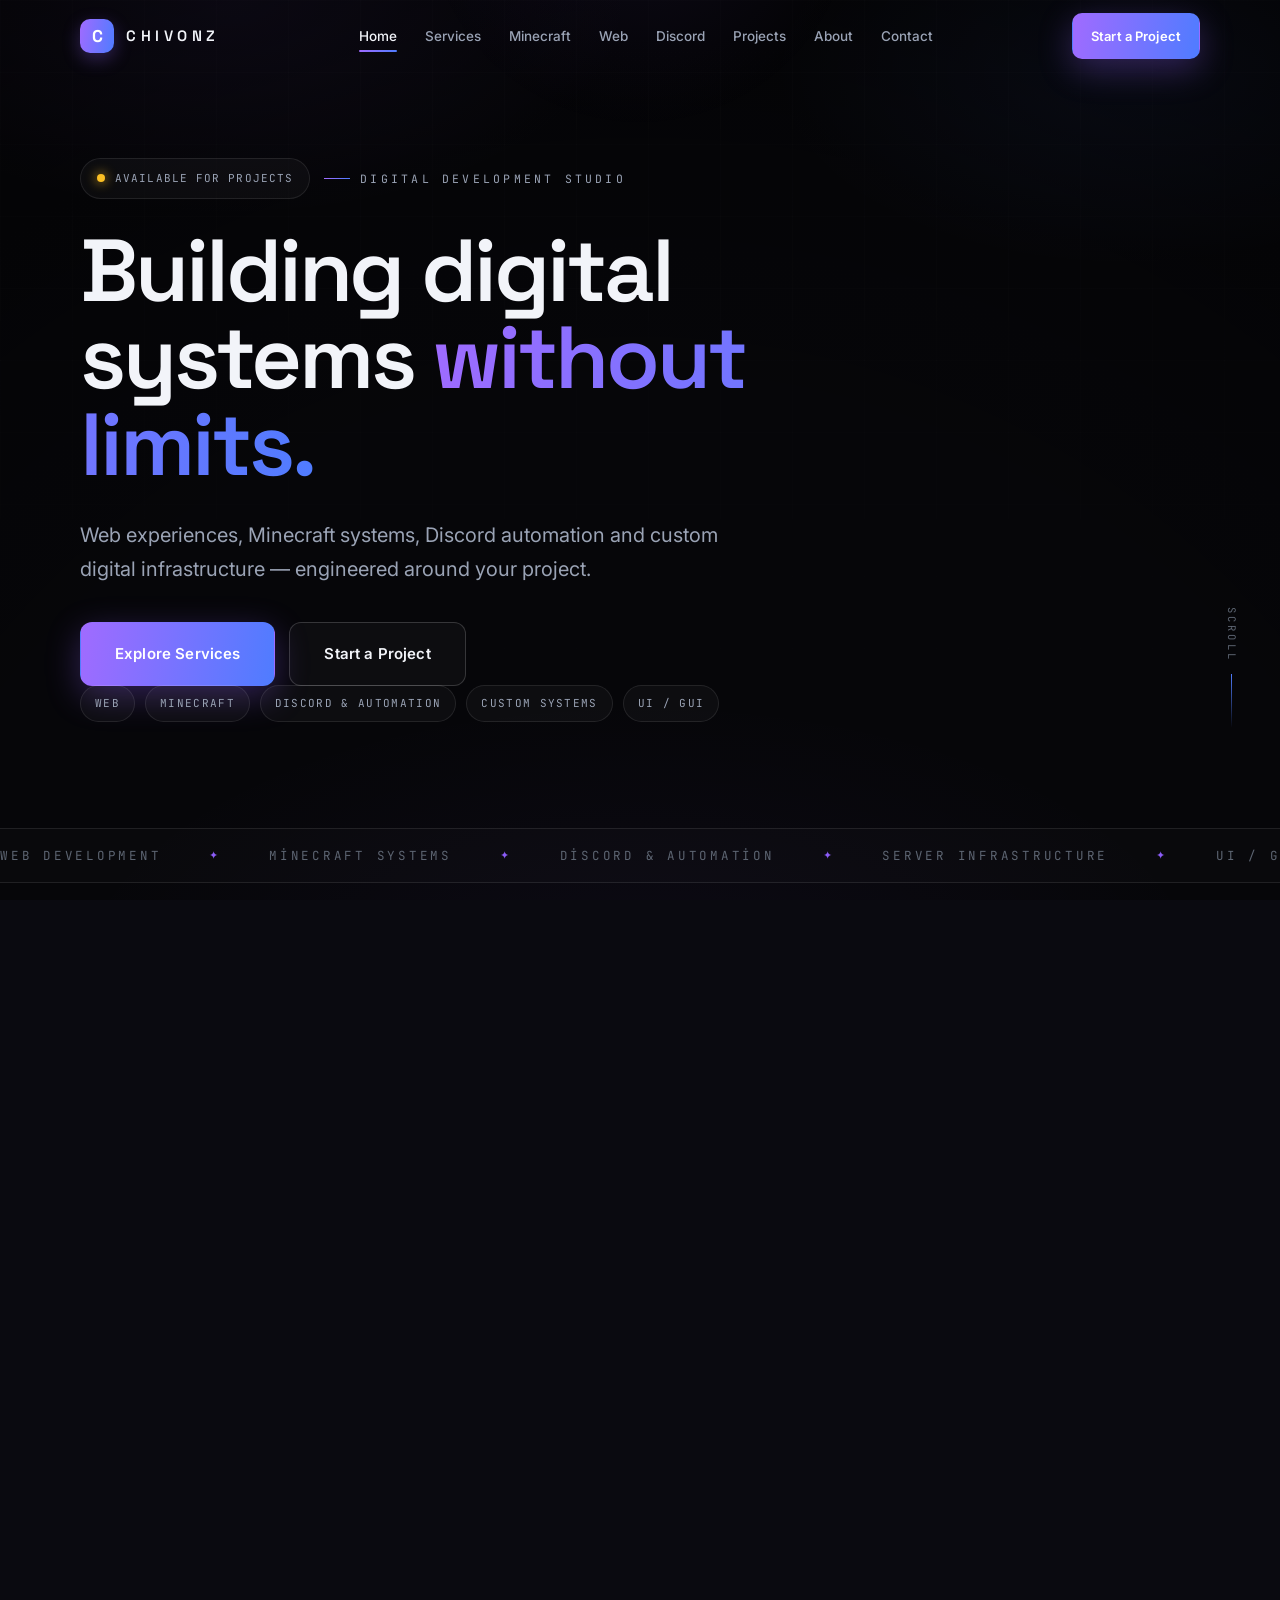
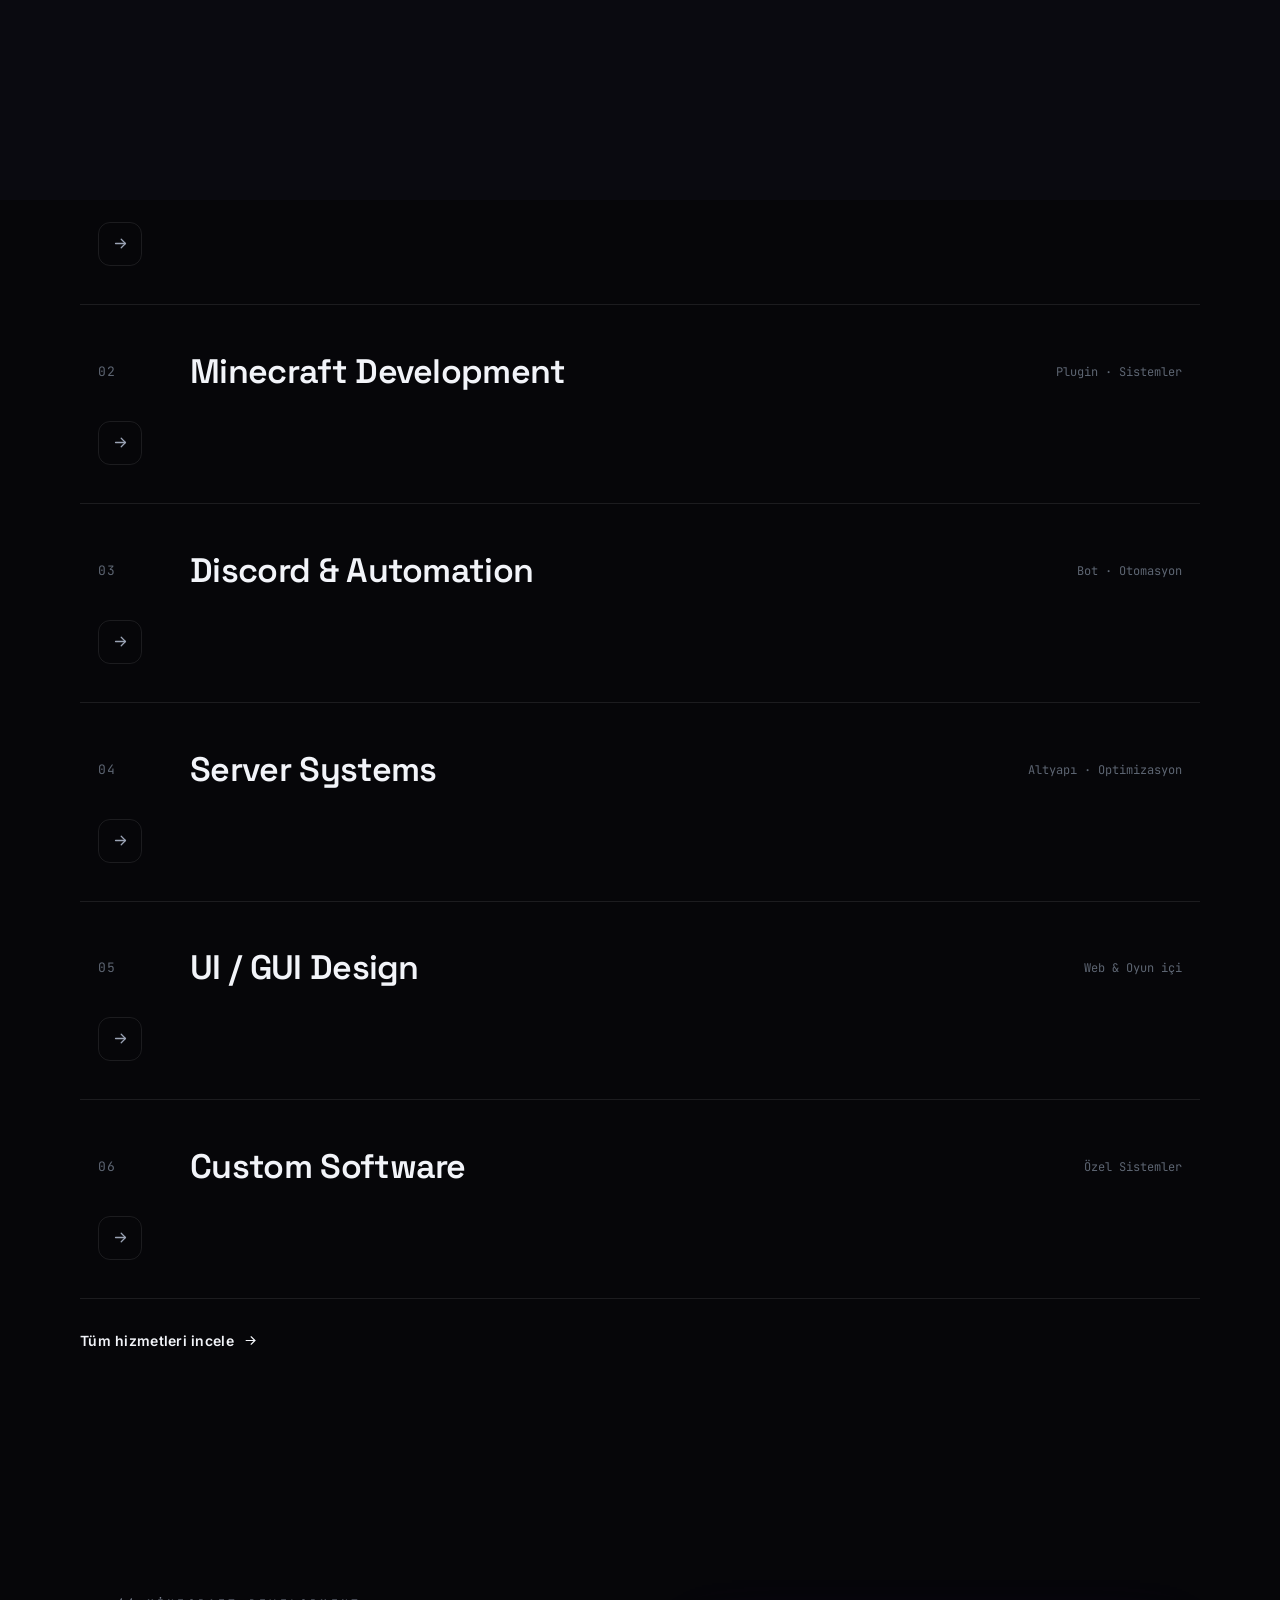
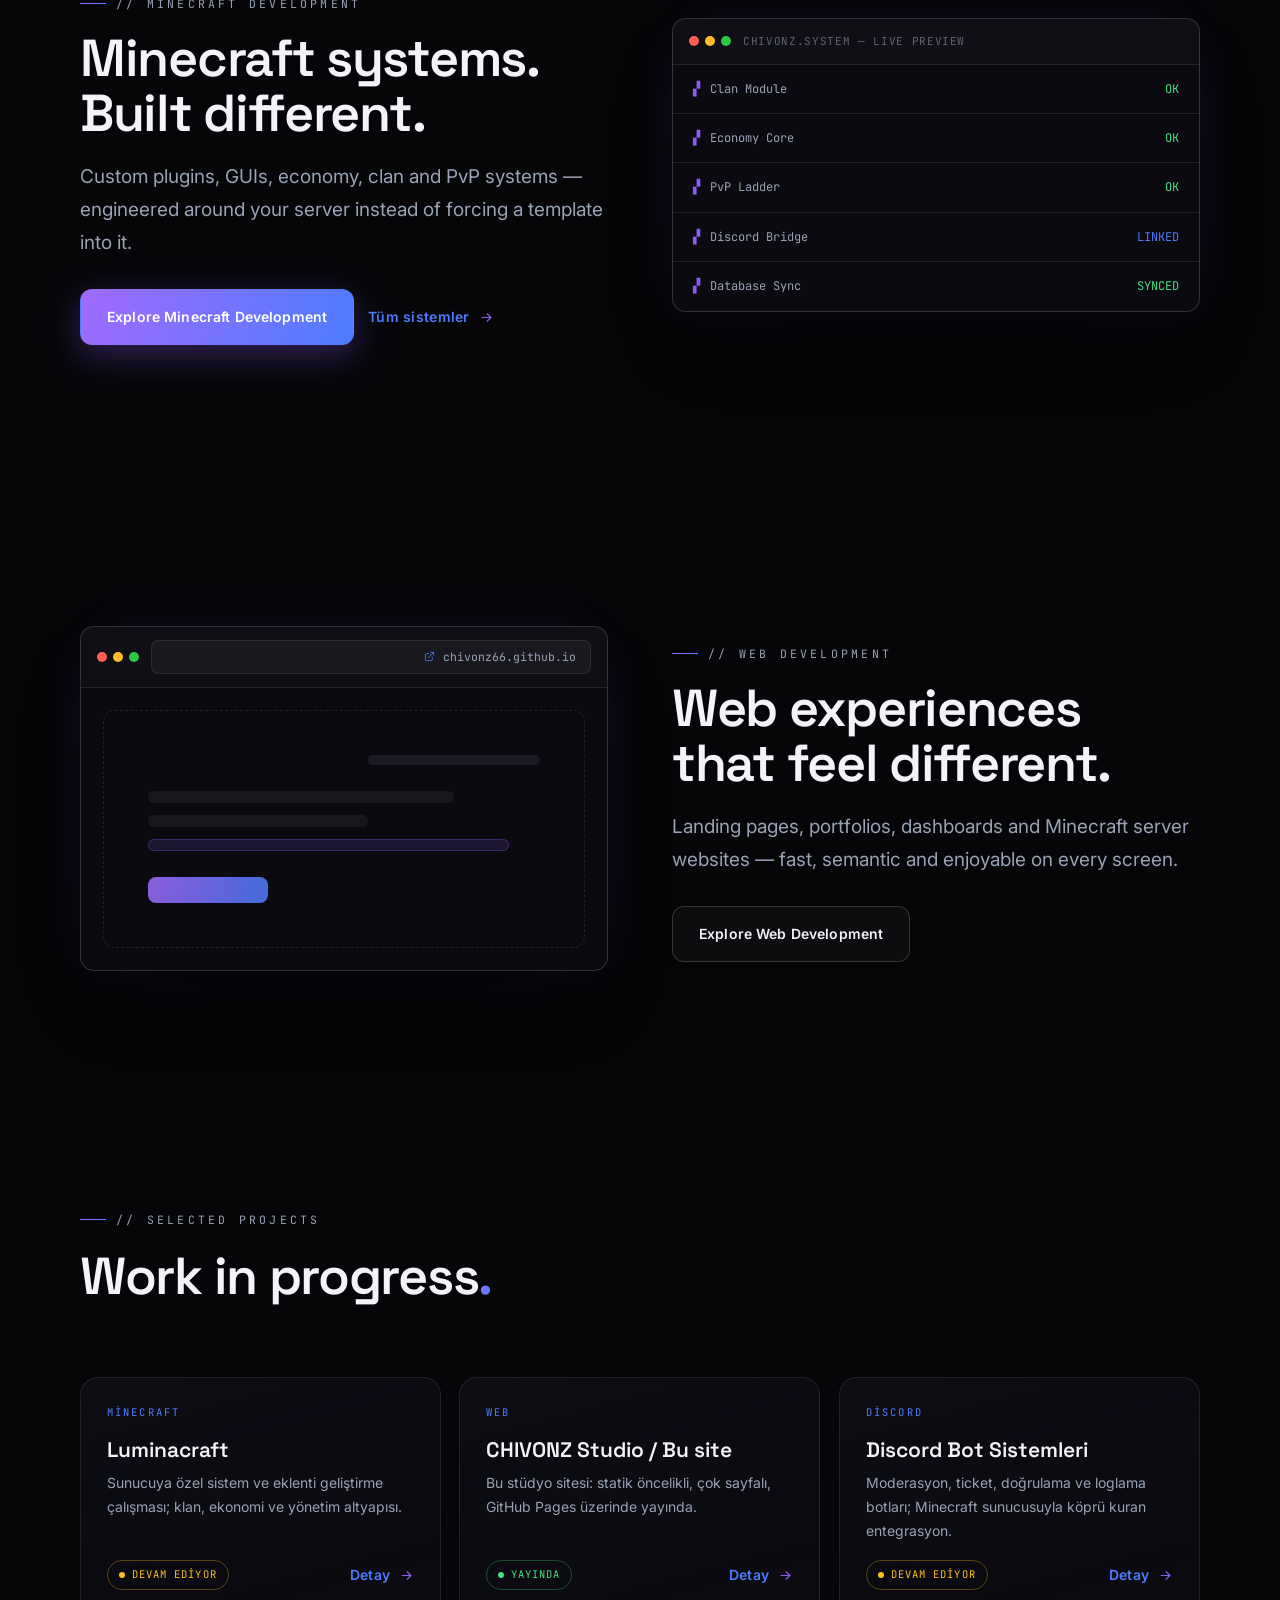
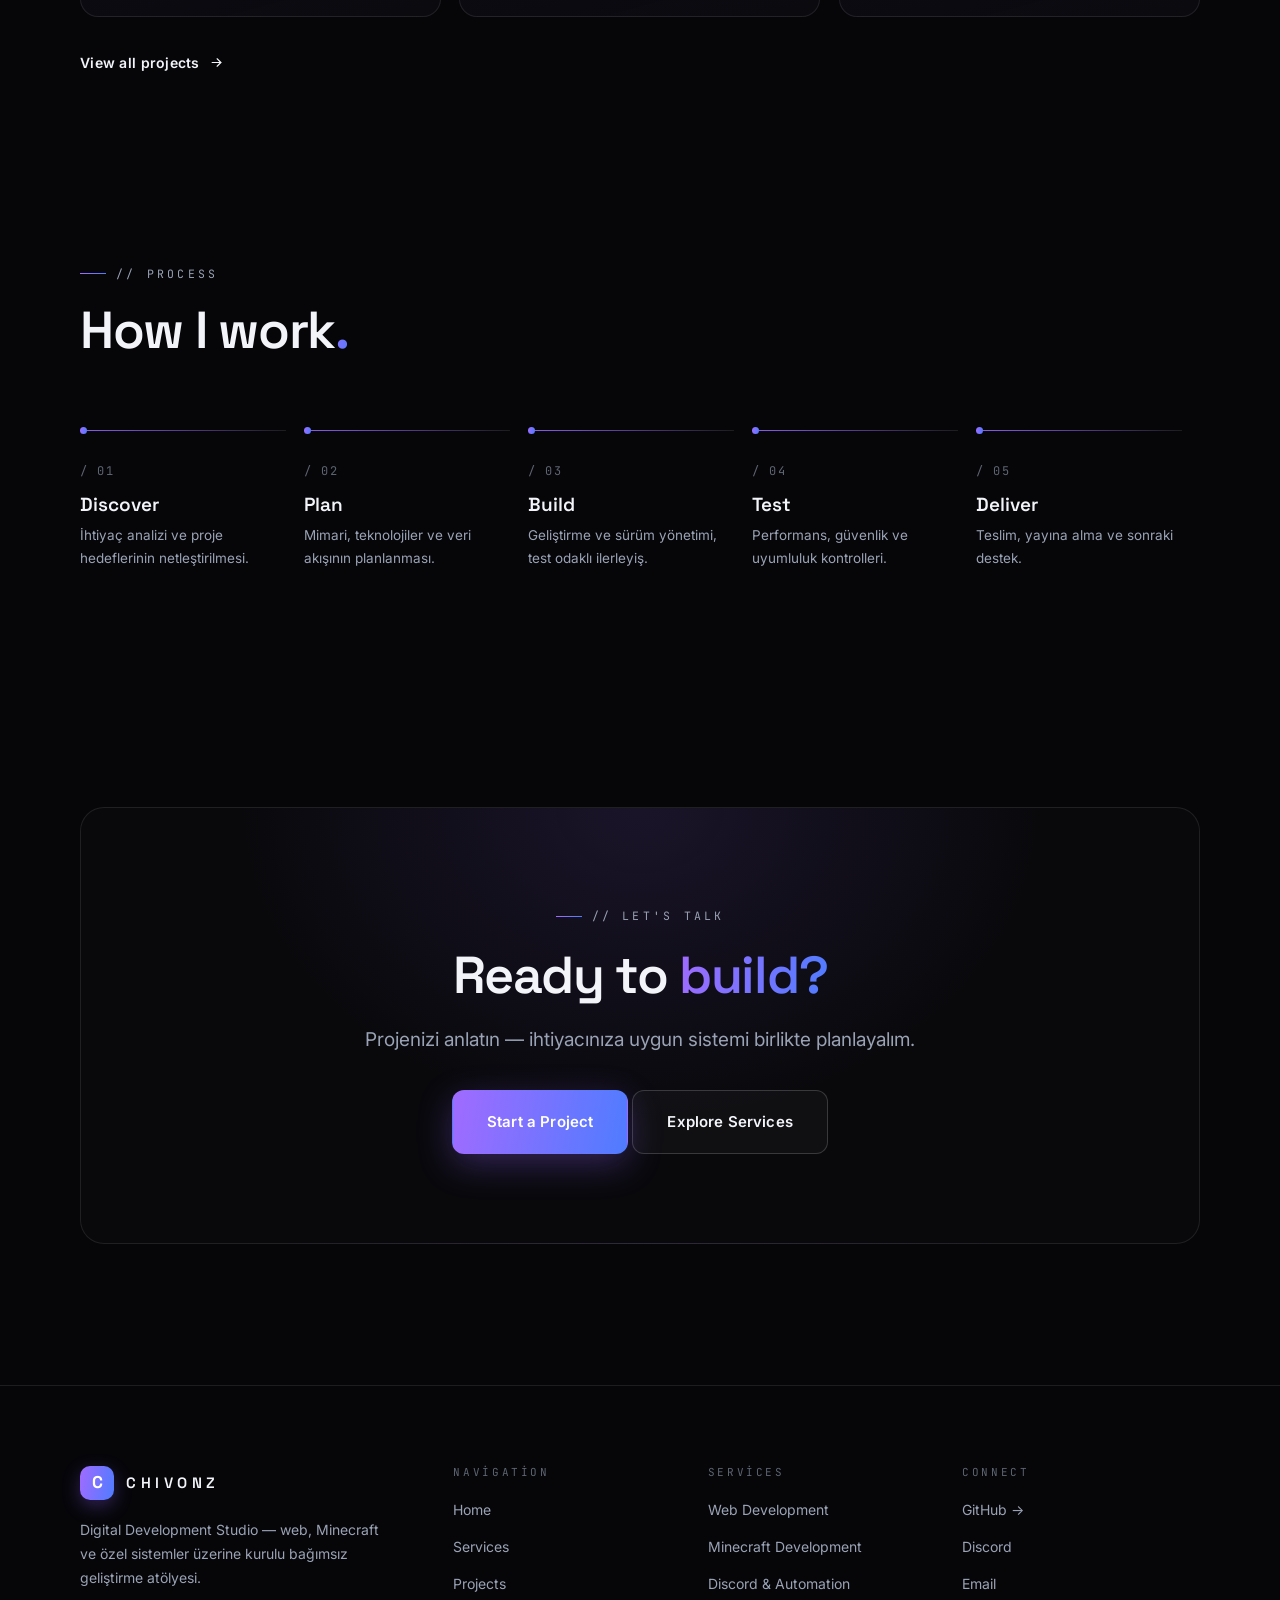
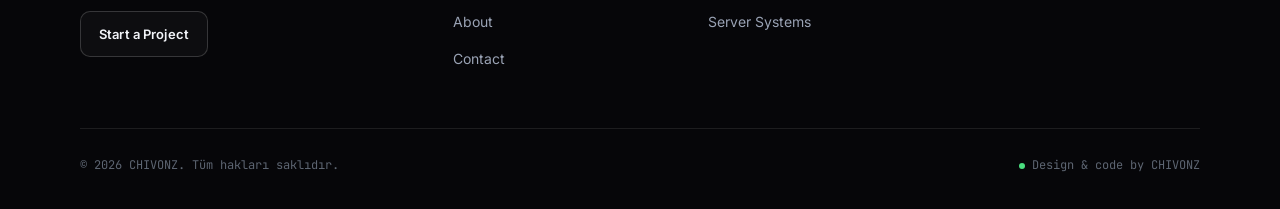
<file: index.html>
<!DOCTYPE html>
<html lang="tr" class="no-js">
<head>
    <meta charset="UTF-8">
    <meta name="viewport" content="width=device-width, initial-scale=1.0">

    <!-- SEO -->
    <title>CHIVONZ — Digital Development Studio</title>
    <meta name="description" content="Web development, Minecraft systems, Discord automation and custom digital infrastructure — engineered around your project.">
    <meta name="theme-color" content="#060609">
    <link rel="canonical" href="https://chivonz66.github.io/Chivonz/">

    <!-- Open Graph -->
    <meta property="og:type" content="website">
    <meta property="og:url" content="https://chivonz66.github.io/Chivonz/">
    <meta property="og:title" content="CHIVONZ — Digital Development Studio">
    <meta property="og:description" content="Web development, Minecraft systems, Discord automation and custom digital infrastructure.">
    <meta property="og:site_name" content="CHIVONZ">

    <!-- Twitter -->
    <meta name="twitter:card" content="summary">
    <meta name="twitter:title" content="CHIVONZ — Digital Development Studio">
    <meta name="twitter:description" content="Web development, Minecraft systems, Discord automation and custom digital infrastructure.">

    <link rel="icon" href="data:image/svg+xml,%3Csvg xmlns='http://www.w3.org/2000/svg' viewBox='0 0 64 64'%3E%3Cdefs%3E%3ClinearGradient id='g' x1='0' y1='0' x2='1' y2='1'%3E%3Cstop offset='0' stop-color='%238b5cf6'/%3E%3Cstop offset='1' stop-color='%234f7cff'/%3E%3C/linearGradient%3E%3C/defs%3E%3Crect width='64' height='64' rx='14' fill='%23060609'/%3E%3Ctext x='32' y='45' font-family='Arial' font-size='38' font-weight='700' text-anchor='middle' fill='url(%23g)'%3EC%3C/text%3E%3C/svg%3E">

    <script>document.documentElement.classList.add('js');</script>

    <link rel="preconnect" href="https://fonts.googleapis.com">
    <link rel="preconnect" href="https://fonts.gstatic.com" crossorigin>
    <link href="https://fonts.googleapis.com/css2?family=Inter:wght@400;500;600&family=JetBrains+Mono:wght@400;500&family=Space+Grotesk:wght@400;500;600;700&display=swap" rel="stylesheet">

    <link rel="stylesheet" href="css/global.css">
    <link rel="stylesheet" href="css/components.css">
    <link rel="stylesheet" href="css/pages.css">
    <link rel="stylesheet" href="css/responsive.css">
</head>
<body>
    <a class="skip-link" href="#main">İçeriğe geç</a>
    <div class="page-transition" id="pageTransition" aria-hidden="true"></div>
    <div class="page-bg" aria-hidden="true"></div>
    <div class="cursor-glow" aria-hidden="true"></div>

    <div class="page-shell">
        <!-- ================= NAVBAR ================= -->
        <header class="site-header" id="siteHeader">
            <div class="container nav-wrap">
                <a class="brand" href="index.html" aria-label="CHIVONZ — ana sayfa">
                    <span class="brand-mark" aria-hidden="true">C</span>
                    <span class="brand-name">CHIVONZ</span>
                </a>

                <nav class="nav-desktop" aria-label="Ana menü">
                    <a class="nav-link is-active" href="index.html">Home</a>
                    <a class="nav-link" href="services.html">Services</a>
                    <a class="nav-link" href="minecraft.html">Minecraft</a>
                    <a class="nav-link" href="web.html">Web</a>
                    <a class="nav-link" href="discord.html">Discord</a>
                    <a class="nav-link" href="projects.html">Projects</a>
                    <a class="nav-link" href="about.html">About</a>
                    <a class="nav-link" href="contact.html">Contact</a>
                </nav>

                <div class="nav-cta">
                    <a class="btn btn-primary btn-sm btn-magnetic" href="contact.html">Start a Project</a>
                </div>
                <button class="nav-burger" id="navBurger" aria-expanded="false" aria-controls="mobileMenu" aria-label="Menüyü aç/kapat">
                    <span></span><span></span>
                </button>
            </div>
        </header>

        <!-- Fullscreen mobile menu -->
        <div class="mobile-menu" id="mobileMenu" aria-hidden="true">
            <nav class="mm-links" aria-label="Mobil gezinme">
                <a class="mm-link is-active" href="index.html"><span class="mm-num">01</span>Home</a>
                <a class="mm-link" href="services.html"><span class="mm-num">02</span>Services</a>
                <a class="mm-link" href="minecraft.html"><span class="mm-num">03</span>Minecraft</a>
                <a class="mm-link" href="web.html"><span class="mm-num">04</span>Web</a>
                <a class="mm-link" href="discord.html"><span class="mm-num">05</span>Discord</a>
                <a class="mm-link" href="projects.html"><span class="mm-num">06</span>Projects</a>
                <a class="mm-link" href="about.html"><span class="mm-num">07</span>About</a>
                <a class="mm-link" href="contact.html"><span class="mm-num">08</span>Contact</a>
            </nav>
            <div class="mm-footer">
                <a class="btn btn-primary" href="contact.html">Start a Project</a>
                <a class="link-arrow" href="https://github.com/chivonz66" target="_blank" rel="noopener"><span class="link-underline">GitHub</span> →</a>
            </div>
        </div>

        <main id="main">

            <!-- ================= HERO ================= -->
            <section class="home-hero">
                <div class="container home-hero-inner">
                    <div class="hero-badge reveal">
                        <span class="status-note"><span class="dot" aria-hidden="true"></span>AVAILABLE FOR PROJECTS</span>
                        <span class="eyebrow">DIGITAL DEVELOPMENT STUDIO</span>
                    </div>

                    <h1 class="hero-title reveal" data-delay="1">
                        <span class="line">Building digital</span>
                        <span class="line">systems <span class="grad-text">without limits.</span></span>
                    </h1>

                    <p class="hero-sub reveal" data-delay="2">
                        Web experiences, Minecraft systems, Discord automation and
                        custom digital infrastructure — engineered around your project.
                    </p>

                    <div class="hero-actions reveal" data-delay="3">
                        <a class="btn btn-primary btn-lg btn-magnetic" href="services.html">Explore Services</a>
                        <a class="btn btn-ghost btn-lg" href="contact.html">Start a Project</a>
                    </div>

                    <div class="hero-meta reveal" data-delay="4">
                        <span class="chip">WEB</span>
                        <span class="chip">MINECRAFT</span>
                        <span class="chip">DISCORD &amp; AUTOMATION</span>
                        <span class="chip">CUSTOM SYSTEMS</span>
                        <span class="chip">UI / GUI</span>
                    </div>

                    <span class="hero-scroll" aria-hidden="true">SCROLL</span>
                </div>
            </section>

            <!-- ================= TICKER ================= -->
            <div class="ticker" aria-hidden="true">
                <div class="ticker-track">
                    <span class="ticker-item">Web Development</span>
                    <span class="ticker-item">Minecraft Systems</span>
                    <span class="ticker-item">Discord &amp; Automation</span>
                    <span class="ticker-item">Server Infrastructure</span>
                    <span class="ticker-item">UI / GUI Design</span>
                    <span class="ticker-item">Custom Software</span>
                    <span class="ticker-item">Web Development</span>
                    <span class="ticker-item">Minecraft Systems</span>
                    <span class="ticker-item">Discord &amp; Automation</span>
                    <span class="ticker-item">Server Infrastructure</span>
                    <span class="ticker-item">UI / GUI Design</span>
                    <span class="ticker-item">Custom Software</span>
                </div>
            </div>

            <!-- ================= INTRO ================= -->
            <section class="section">
                <div class="container intro-statement reveal">
                    <p class="is-text">CHIVONZ is a digital studio for <em>web development</em>, <em>Minecraft systems</em> and <em>custom infrastructure</em> — built around your project, <mark>not a template.</mark></p>
                    <div class="intro-meta">
                        <span class="tag accent">SYSTEM ENGINEERING</span>
                        <span class="tag">STATIC-FIRST / PERFORMANT</span>
                        <span class="tag">UÇTAN UCA TESLİMAT</span>
                    </div>
                </div>
            </section>

            <!-- ================= SERVICES PREVIEW ================= -->
            <section class="section section-tight">
                <div class="container">
                    <div class="section-head reveal">
                        <p class="eyebrow">// Services</p>
                        <h2 class="h2">What I build<span class="grad-text">.</span></h2>
                    </div>

                    <div class="service-list">
                        <a class="service-row reveal" href="web.html">
                            <span class="sr-index">01</span>
                            <span class="sr-title">Web Development</span>
                            <span class="sr-meta">Siteler · Paneller</span>
                            <span class="sr-arrow" aria-hidden="true"><svg viewBox="0 0 24 24" fill="none" stroke="currentColor" stroke-width="1.8" stroke-linecap="round" stroke-linejoin="round"><path d="M5 12h14"/><path d="M13 6l6 6-6 6"/></svg></span>
                        </a>
                        <a class="service-row reveal" href="minecraft.html">
                            <span class="sr-index">02</span>
                            <span class="sr-title">Minecraft Development</span>
                            <span class="sr-meta">Plugin · Sistemler</span>
                            <span class="sr-arrow" aria-hidden="true"><svg viewBox="0 0 24 24" fill="none" stroke="currentColor" stroke-width="1.8" stroke-linecap="round" stroke-linejoin="round"><path d="M5 12h14"/><path d="M13 6l6 6-6 6"/></svg></span>
                        </a>
                        <a class="service-row reveal" href="discord.html">
                            <span class="sr-index">03</span>
                            <span class="sr-title">Discord &amp; Automation</span>
                            <span class="sr-meta">Bot · Otomasyon</span>
                            <span class="sr-arrow" aria-hidden="true"><svg viewBox="0 0 24 24" fill="none" stroke="currentColor" stroke-width="1.8" stroke-linecap="round" stroke-linejoin="round"><path d="M5 12h14"/><path d="M13 6l6 6-6 6"/></svg></span>
                        </a>
                        <a class="service-row reveal" href="contact.html">
                            <span class="sr-index">04</span>
                            <span class="sr-title">Server Systems</span>
                            <span class="sr-meta">Altyapı · Optimizasyon</span>
                            <span class="sr-arrow" aria-hidden="true"><svg viewBox="0 0 24 24" fill="none" stroke="currentColor" stroke-width="1.8" stroke-linecap="round" stroke-linejoin="round"><path d="M5 12h14"/><path d="M13 6l6 6-6 6"/></svg></span>
                        </a>
                        <a class="service-row reveal" href="contact.html">
                            <span class="sr-index">05</span>
                            <span class="sr-title">UI / GUI Design</span>
                            <span class="sr-meta">Web &amp; Oyun içi</span>
                            <span class="sr-arrow" aria-hidden="true"><svg viewBox="0 0 24 24" fill="none" stroke="currentColor" stroke-width="1.8" stroke-linecap="round" stroke-linejoin="round"><path d="M5 12h14"/><path d="M13 6l6 6-6 6"/></svg></span>
                        </a>
                        <a class="service-row reveal" href="contact.html">
                            <span class="sr-index">06</span>
                            <span class="sr-title">Custom Software</span>
                            <span class="sr-meta">Özel Sistemler</span>
                            <span class="sr-arrow" aria-hidden="true"><svg viewBox="0 0 24 24" fill="none" stroke="currentColor" stroke-width="1.8" stroke-linecap="round" stroke-linejoin="round"><path d="M5 12h14"/><path d="M13 6l6 6-6 6"/></svg></span>
                        </a>
                    </div>

                    <div style="margin-top:28px" class="reveal">
                        <a class="link-arrow" href="services.html"><span class="link-underline">Tüm hizmetleri incele</span> <svg viewBox="0 0 24 24" fill="none" stroke="currentColor" stroke-width="1.8" stroke-linecap="round" stroke-linejoin="round"><path d="M5 12h14"/><path d="M13 6l6 6-6 6"/></svg></a>
                    </div>
                </div>
            </section>

            <!-- ================= MINECRAFT FEATURE ================= -->
            <section class="section">
                <div class="container">
                    <div class="feature-split">
                        <div class="fs-copy reveal">
                            <p class="eyebrow">// Minecraft Development</p>
                            <h2 class="h2">Minecraft systems.<br>Built different.</h2>
                            <p class="lead">
                                Custom plugins, GUIs, economy, clan and PvP systems —
                                engineered around your server instead of forcing a template into it.
                            </p>
                            <div class="fs-actions">
                                <a class="btn btn-primary btn-magnetic" href="minecraft.html">Explore Minecraft Development</a>
                                <a class="link-arrow accent" href="services.html"><span class="link-underline">Tüm sistemler</span> <svg viewBox="0 0 24 24" fill="none" stroke="currentColor" stroke-width="1.8" stroke-linecap="round" stroke-linejoin="round"><path d="M5 12h14"/><path d="M13 6l6 6-6 6"/></svg></a>
                            </div>
                        </div>
                        <div class="fs-visual reveal" data-delay="1">
                            <div class="window">
                                <div class="window-bar">
                                    <span class="window-dots" aria-hidden="true"><span></span><span></span><span></span></span>
                                    <span class="window-title">CHIVONZ.SYSTEM — LIVE PREVIEW</span>
                                </div>
                                <div class="dash">
                                    <div class="dash-row"><span class="dash-key">Clan Module</span><span class="dash-val ok">OK</span></div>
                                    <div class="dash-row"><span class="dash-key">Economy Core</span><span class="dash-val ok">OK</span></div>
                                    <div class="dash-row"><span class="dash-key">PvP Ladder</span><span class="dash-val ok">OK</span></div>
                                    <div class="dash-row"><span class="dash-key">Discord Bridge</span><span class="dash-val sys">LINKED</span></div>
                                    <div class="dash-row"><span class="dash-key">Database Sync</span><span class="dash-val ok">SYNCED</span></div>
                                </div>
                            </div>
                        </div>
                    </div>
                </div>
            </section>

            <!-- ================= WEB FEATURE ================= -->
            <section class="section">
                <div class="container">
                    <div class="feature-split">
                        <div class="fs-visual reveal" data-delay="1">
                            <div class="window browser">
                                <div class="window-bar">
                                    <span class="window-dots" aria-hidden="true"><span></span><span></span><span></span></span>
                                    <address><svg viewBox="0 0 24 24" fill="none" stroke="currentColor" stroke-width="1.8" stroke-linecap="round" stroke-linejoin="round"><path d="M15 3h6v6"/><path d="M10 14 21 3"/><path d="M18 13v6a2 2 0 0 1-2 2H5a2 2 0 0 1-2-2V8a2 2 0 0 1 2-2h6"/></svg>chivonz66.github.io</address>
                                </div>
                                <div class="browser-body">
                                    <div class="browser-hero" aria-hidden="true">
                                        <div class="browser-nav-mock"></div>
                                        <div class="browser-title-lines"><span></span><span></span><span></span></div>
                                        <div class="browser-cta-mock"></div>
                                    </div>
                                </div>
                            </div>
                        </div>
                        <div class="fs-copy reveal">
                            <p class="eyebrow">// Web Development</p>
                            <h2 class="h2">Web experiences<br>that feel different.</h2>
                            <p class="lead">
                                Landing pages, portfolios, dashboards and Minecraft server
                                websites — fast, semantic and enjoyable on every screen.
                            </p>
                            <div class="fs-actions">
                                <a class="btn btn-ghost" href="web.html">Explore Web Development</a>
                            </div>
                        </div>
                    </div>
                </div>
            </section>

            <!-- ================= PROJECTS PREVIEW ================= -->
            <section class="section section-tight">
                <div class="container">
                    <div class="section-head reveal">
                        <p class="eyebrow">// Selected Projects</p>
                        <h2 class="h2">Work in progress<span class="grad-text">.</span></h2>
                    </div>

                    <div class="home-projects">
                        <article class="home-project reveal">
                            <span class="hp-cat">Minecraft</span>
                            <h3>Luminacraft</h3>
                            <p>Sunucuya özel sistem ve eklenti geliştirme çalışması; klan, ekonomi ve yönetim altyapısı.</p>
                            <div class="hp-foot">
                                <span class="badge wip">Devam ediyor</span>
                                <a class="link-arrow accent" href="projects/luminacraft.html"><span class="link-underline">Detay</span> <svg viewBox="0 0 24 24" fill="none" stroke="currentColor" stroke-width="1.8" stroke-linecap="round" stroke-linejoin="round"><path d="M5 12h14"/><path d="M13 6l6 6-6 6"/></svg></a>
                            </div>
                        </article>

                        <article class="home-project reveal" data-delay="1">
                            <span class="hp-cat">Web</span>
                            <h3>CHIVONZ Studio / Bu site</h3>
                            <p>Bu stüdyo sitesi: statik öncelikli, çok sayfalı, GitHub Pages üzerinde yayında.</p>
                            <div class="hp-foot">
                                <span class="badge live">Yayında</span>
                                <a class="link-arrow accent" href="projects/chivonz.html"><span class="link-underline">Detay</span> <svg viewBox="0 0 24 24" fill="none" stroke="currentColor" stroke-width="1.8" stroke-linecap="round" stroke-linejoin="round"><path d="M5 12h14"/><path d="M13 6l6 6-6 6"/></svg></a>
                            </div>
                        </article>

                        <article class="home-project reveal" data-delay="2">
                            <span class="hp-cat">Discord</span>
                            <h3>Discord Bot Sistemleri</h3>
                            <p>Moderasyon, ticket, doğrulama ve loglama botları; Minecraft sunucusuyla köprü kuran entegrasyon.</p>
                            <div class="hp-foot">
                                <span class="badge wip">Devam ediyor</span>
                                <a class="link-arrow accent" href="projects/discord-bots.html"><span class="link-underline">Detay</span> <svg viewBox="0 0 24 24" fill="none" stroke="currentColor" stroke-width="1.8" stroke-linecap="round" stroke-linejoin="round"><path d="M5 12h14"/><path d="M13 6l6 6-6 6"/></svg></a>
                            </div>
                        </article>
                    </div>

                    <div style="margin-top:32px" class="reveal">
                        <a class="link-arrow" href="projects.html"><span class="link-underline">View all projects</span> <svg viewBox="0 0 24 24" fill="none" stroke="currentColor" stroke-width="1.8" stroke-linecap="round" stroke-linejoin="round"><path d="M5 12h14"/><path d="M13 6l6 6-6 6"/></svg></a>
                    </div>
                </div>
            </section>

            <!-- ================= PROCESS PREVIEW ================= -->
            <section class="section section-tight">
                <div class="container">
                    <div class="section-head reveal">
                        <p class="eyebrow">// Process</p>
                        <h2 class="h2">How I work<span class="grad-text">.</span></h2>
                    </div>

                    <div class="process-steps">
                        <div class="process-step reveal"><span class="ps-num"></span><h3>Discover</h3><p>İhtiyaç analizi ve proje hedeflerinin netleştirilmesi.</p></div>
                        <div class="process-step reveal" data-delay="1"><span class="ps-num"></span><h3>Plan</h3><p>Mimari, teknolojiler ve veri akışının planlanması.</p></div>
                        <div class="process-step reveal" data-delay="2"><span class="ps-num"></span><h3>Build</h3><p>Geliştirme ve sürüm yönetimi, test odaklı ilerleyiş.</p></div>
                        <div class="process-step reveal" data-delay="3"><span class="ps-num"></span><h3>Test</h3><p>Performans, güvenlik ve uyumluluk kontrolleri.</p></div>
                        <div class="process-step reveal" data-delay="4"><span class="ps-num"></span><h3>Deliver</h3><p>Teslim, yayına alma ve sonraki destek.</p></div>
                    </div>
                </div>
            </section>

            <!-- ================= FINAL CTA ================= -->
            <section class="section">
                <div class="container">
                    <div class="final-cta reveal">
                        <p class="eyebrow">// Let's talk</p>
                        <h2 class="h2">Ready to <span class="grad-text">build?</span></h2>
                        <p class="lead">Projenizi anlatın — ihtiyacınıza uygun sistemi birlikte planlayalım.</p>
                        <div class="cta-actions">
                            <a class="btn btn-primary btn-lg btn-magnetic" href="contact.html">Start a Project</a>
                            <a class="btn btn-ghost btn-lg" href="services.html">Explore Services</a>
                        </div>
                    </div>
                </div>
            </section>
        </main>

        <!-- ================= FOOTER ================= -->
        <footer class="site-footer">
            <div class="container">
                <div class="footer-grid">
                    <div class="footer-brand">
                        <a class="brand" href="index.html"><span class="brand-mark" aria-hidden="true">C</span><span class="brand-name">CHIVONZ</span></a>
                        <p>Digital Development Studio — web, Minecraft ve özel sistemler üzerine kurulu bağımsız geliştirme atölyesi.</p>
                        <a class="btn btn-ghost btn-sm" href="contact.html">Start a Project</a>
                    </div>
                    <nav class="footer-col" aria-label="Sayfalar">
                        <h4>Navigation</h4>
                        <ul>
                            <li><a href="index.html">Home</a></li>
                            <li><a href="services.html">Services</a></li>
                            <li><a href="projects.html">Projects</a></li>
                            <li><a href="about.html">About</a></li>
                            <li><a href="contact.html">Contact</a></li>
                        </ul>
                    </nav>
                    <nav class="footer-col" aria-label="Hizmetler">
                        <h4>Services</h4>
                        <ul>
                            <li><a href="web.html">Web Development</a></li>
                            <li><a href="minecraft.html">Minecraft Development</a></li>
                            <li><a href="discord.html">Discord &amp; Automation</a></li>
                            <li><a href="services.html">Server Systems</a></li>
                        </ul>
                    </nav>
                    <div class="footer-col">
                        <h4>Connect</h4>
                        <ul>
                            <li><a href="https://github.com/chivonz66" target="_blank" rel="noopener">GitHub →</a></li>
                            <li><a href="contact.html">Discord</a></li>
                            <li><a href="contact.html">Email</a></li>
                        </ul>
                    </div>
                </div>
                <div class="footer-bottom">
                    <p>© <span id="footerYear">2026</span> CHIVONZ. Tüm hakları saklıdır.</p>
                    <p><span class="footer-dot" aria-hidden="true"></span>Design &amp; code by CHIVONZ</p>
                </div>
            </div>
        </footer>
    </div>

    <script src="js/main.js" defer></script>
</body>
</html>
</file>
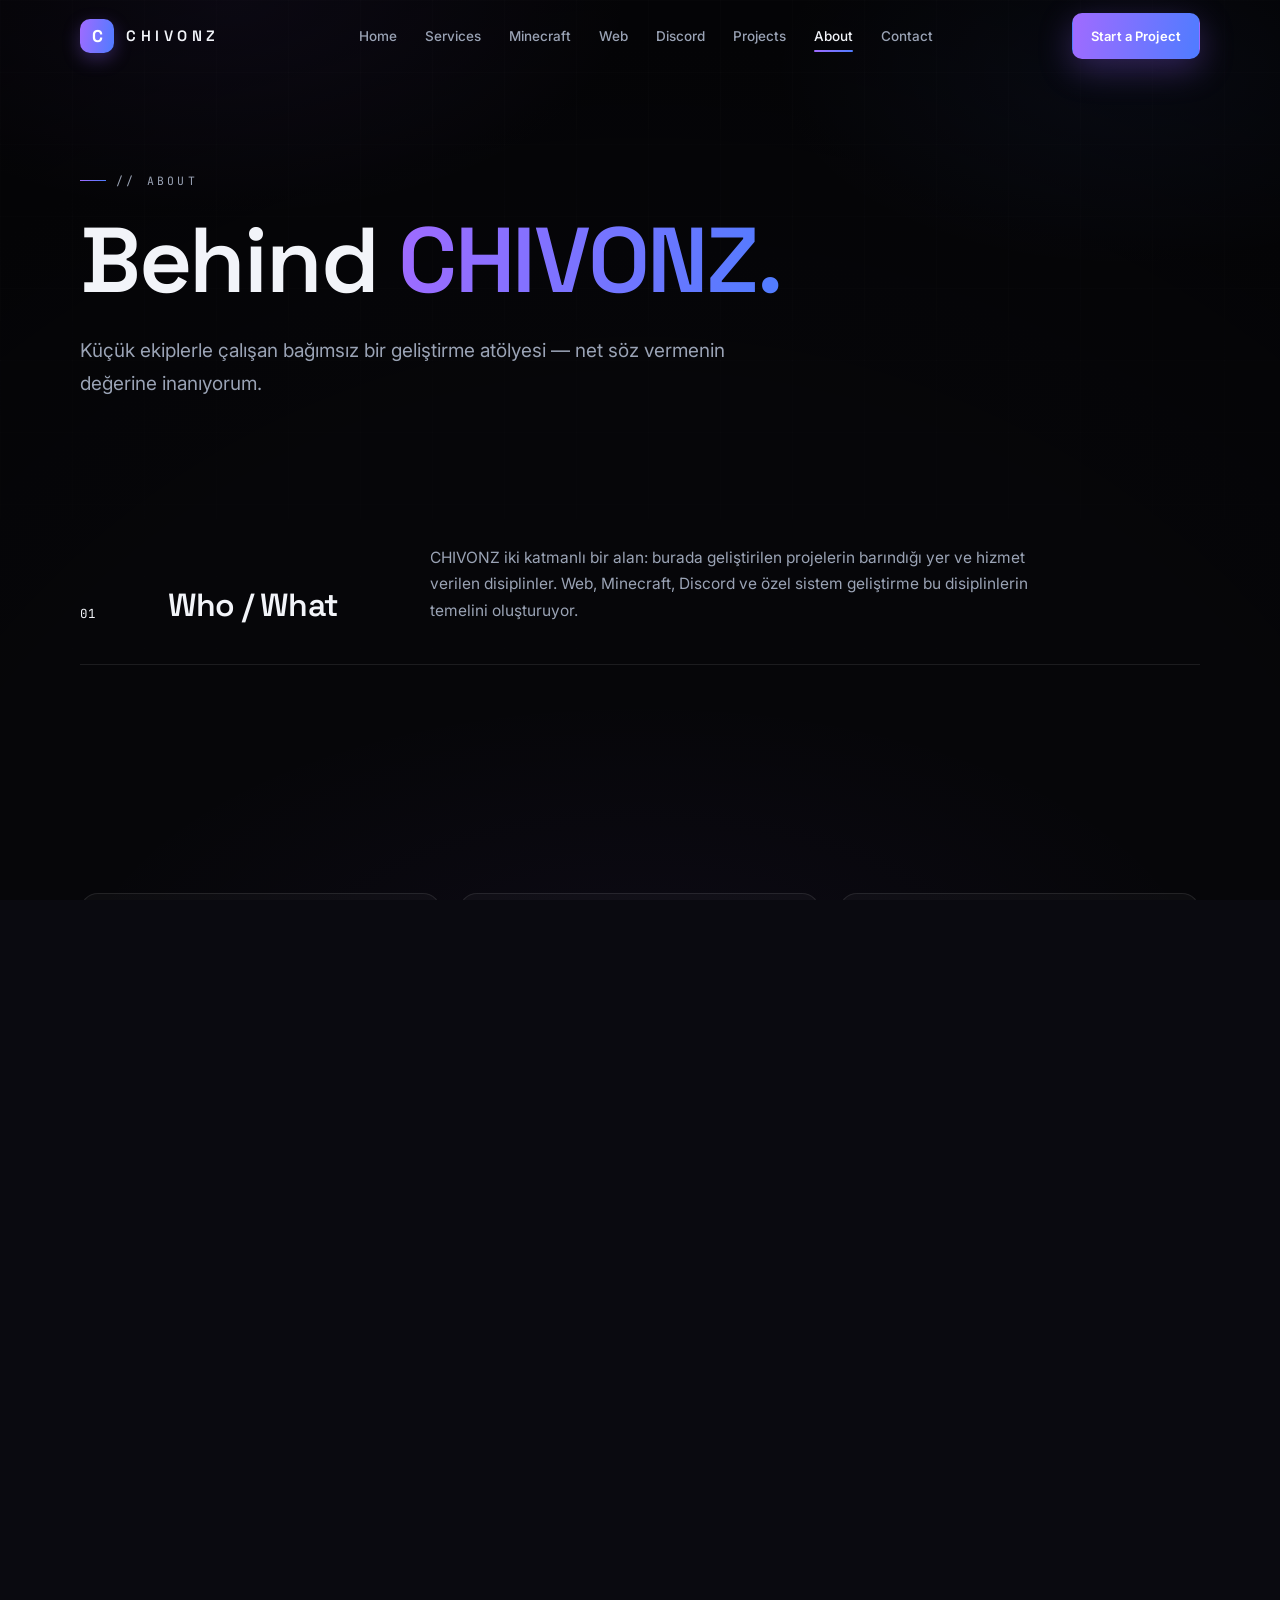
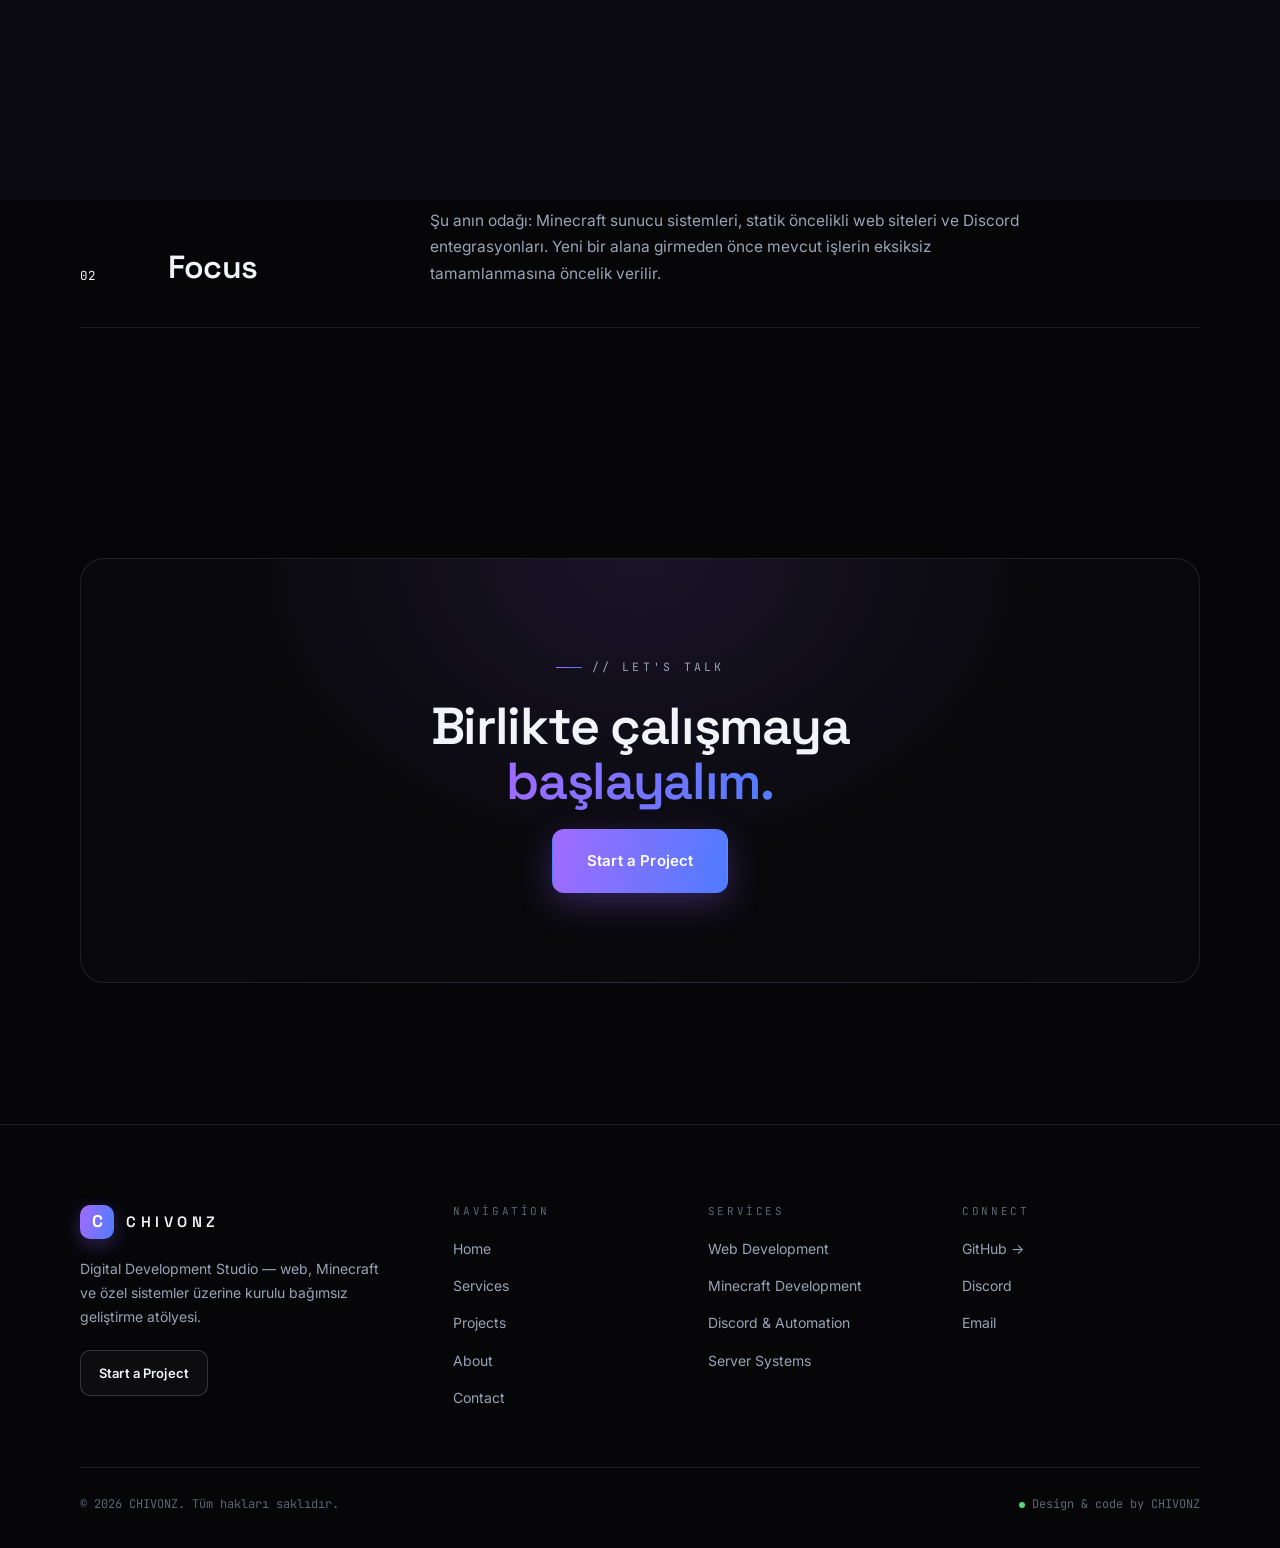
<file: about.html>
<!DOCTYPE html>
<html lang="tr" class="no-js">
<head>
    <meta charset="UTF-8">
    <meta name="viewport" content="width=device-width, initial-scale=1.0">

    <title>CHIVONZ — About</title>
    <meta name="description" content="CHIVONZ hakkında: bağımsız bir geliştirme atölyesi. Web, Minecraft, Discord ve özel sistemler üzerine çalışmalar.">
    <meta name="theme-color" content="#060609">
    <link rel="canonical" href="https://chivonz66.github.io/Chivonz/about.html">

    <meta property="og:type" content="website">
    <meta property="og:url" content="https://chivonz66.github.io/Chivonz/about.html">
    <meta property="og:title" content="CHIVONZ — About">
    <meta property="og:description" content="Bağımsız bir geliştirme atölyesi. Web, Minecraft, Discord ve özel sistemler.">
    <meta property="og:site_name" content="CHIVONZ">
    <meta name="twitter:card" content="summary">
    <meta name="twitter:title" content="CHIVONZ — About">
    <meta name="twitter:description" content="Bağımsız bir geliştirme atölyesi.">

    <link rel="icon" href="data:image/svg+xml,%3Csvg xmlns='http://www.w3.org/2000/svg' viewBox='0 0 64 64'%3E%3Cdefs%3E%3ClinearGradient id='g' x1='0' y1='0' x2='1' y2='1'%3E%3Cstop offset='0' stop-color='%238b5cf6'/%3E%3Cstop offset='1' stop-color='%234f7cff'/%3E%3C/linearGradient%3E%3C/defs%3E%3Crect width='64' height='64' rx='14' fill='%23060609'/%3E%3Ctext x='32' y='45' font-family='Arial' font-size='38' font-weight='700' text-anchor='middle' fill='url(%23g)'%3EC%3C/text%3E%3C/svg%3E">

    <script>document.documentElement.classList.add('js');</script>

    <link rel="preconnect" href="https://fonts.googleapis.com">
    <link rel="preconnect" href="https://fonts.gstatic.com" crossorigin>
    <link href="https://fonts.googleapis.com/css2?family=Inter:wght@400;500;600&family=JetBrains+Mono:wght@400;500&family=Space+Grotesk:wght@400;500;600;700&display=swap" rel="stylesheet">

    <link rel="stylesheet" href="css/global.css">
    <link rel="stylesheet" href="css/components.css">
    <link rel="stylesheet" href="css/pages.css">
    <link rel="stylesheet" href="css/responsive.css">
</head>
<body>
    <a class="skip-link" href="#main">İçeriğe geç</a>
    <div class="page-transition" id="pageTransition" aria-hidden="true"></div>
    <div class="page-bg" aria-hidden="true"></div>

    <div class="page-shell">
        <header class="site-header" id="siteHeader">
            <div class="container nav-wrap">
                <a class="brand" href="index.html" aria-label="CHIVONZ — ana sayfa">
                    <span class="brand-mark" aria-hidden="true">C</span>
                    <span class="brand-name">CHIVONZ</span>
                </a>
                <nav class="nav-desktop" aria-label="Ana menü">
                    <a class="nav-link" href="index.html">Home</a>
                    <a class="nav-link" href="services.html">Services</a>
                    <a class="nav-link" href="minecraft.html">Minecraft</a>
                    <a class="nav-link" href="web.html">Web</a>
                    <a class="nav-link" href="discord.html">Discord</a>
                    <a class="nav-link" href="projects.html">Projects</a>
                    <a class="nav-link is-active" href="about.html">About</a>
                    <a class="nav-link" href="contact.html">Contact</a>
                </nav>
                <div class="nav-cta">
                    <a class="btn btn-primary btn-sm btn-magnetic" href="contact.html">Start a Project</a>
                </div>
                <button class="nav-burger" id="navBurger" aria-expanded="false" aria-controls="mobileMenu" aria-label="Menüyü aç/kapat">
                    <span></span><span></span>
                </button>
            </div>
        </header>

        <div class="mobile-menu" id="mobileMenu" aria-hidden="true">
            <nav class="mm-links" aria-label="Mobil gezinme">
                <a class="mm-link" href="index.html"><span class="mm-num">01</span>Home</a>
                <a class="mm-link" href="services.html"><span class="mm-num">02</span>Services</a>
                <a class="mm-link" href="minecraft.html"><span class="mm-num">03</span>Minecraft</a>
                <a class="mm-link" href="web.html"><span class="mm-num">04</span>Web</a>
                <a class="mm-link" href="discord.html"><span class="mm-num">05</span>Discord</a>
                <a class="mm-link" href="projects.html"><span class="mm-num">06</span>Projects</a>
                <a class="mm-link is-active" href="about.html"><span class="mm-num">07</span>About</a>
                <a class="mm-link" href="contact.html"><span class="mm-num">08</span>Contact</a>
            </nav>
            <div class="mm-footer">
                <a class="btn btn-primary" href="contact.html">Start a Project</a>
                <a class="link-arrow" href="https://github.com/chivonz66" target="_blank" rel="noopener"><span class="link-underline">GitHub</span> →</a>
            </div>
        </div>

        <main id="main">

            <!-- HERO -->
            <section class="page-hero">
                <div class="container">
                    <p class="eyebrow reveal">// About</p>
                    <h1 class="h1 reveal" data-delay="1">Behind <span class="grad-text">CHIVONZ.</span></h1>
                    <p class="lead reveal" data-delay="2">Küçük ekiplerle çalışan bağımsız bir geliştirme atölyesi — net söz vermenin değerine inanıyorum.</p>
                </div>
            </section>

            <!-- WHO -->
            <section class="section section-tight" style="padding-top:24px">
                <div class="container">
                    <div class="detail-row about-row">
                        <div class="dr-index" aria-hidden="true">01</div>
                        <h2 class="h3 reveal">Who / What</h2>
                        <p class="reveal" data-delay="1">
                            CHIVONZ iki katmanlı bir alan: burada geliştirilen projelerin
                            barındığı yer ve hizmet verilen disiplinler. Web, Minecraft,
                            Discord ve özel sistem geliştirme bu disiplinlerin temelini
                            oluşturuyor.
                        </p>
                    </div>
                </div>
            </section>

            <!-- PRINCIPLES -->
            <section class="section section-tight">
                <div class="container">
                    <p class="action-head reveal">// Working principles</p>
                    <div class="pr-layout">
                        <div class="pr-card reveal">
                            <span class="pr-num" aria-hidden="true">01</span>
                            <h3>Honesty</h3>
                            <p>Kullanıcı sayısı veya testamonial uydurmuyorum. Her iddia gerçek bir temele dayanır, aksi açıkça belirtilir.</p>
                        </div>
                        <div class="pr-card reveal" data-delay="1">
                            <span class="pr-num" aria-hidden="true">02</span>
                            <h3>Simplicity</h3>
                            <p>Mimari ne kadar sadeyse o kadar bakımı kolay. Karmaşıklık ancak bir problemi çözüyorsa eklenir.</p>
                        </div>
                        <div class="pr-card reveal" data-delay="2">
                            <span class="pr-num" aria-hidden="true">03</span>
                            <h3>Craft</h3>
                            <p>Bitmiş görünmek ile bitmiş olmak arasındaki fark, küçük detayların özenindedir.</p>
                        </div>
                    </div>
                </div>
            </section>

            <!-- TECHNOLOGIES -->
            <section class="section section-tight">
                <div class="container">
                    <p class="action-head reveal">// Technologies</p>
                    <div class="tech-list reveal">
                        <div class="tech-item">
                            <span class="ti-index">01</span>
                            <h3>Web</h3>
                            <p>HTML, CSS, JavaScript — statik öncelikli</p>
                        </div>
                        <div class="tech-item reveal" data-delay="1">
                            <span class="ti-index">02</span>
                            <h3>Minecraft</h3>
                            <p>Java, Paper / Spigot / Bukkit</p>
                        </div>
                        <div class="tech-item reveal" data-delay="2">
                            <span class="ti-index">03</span>
                            <h3>Discord</h3>
                            <p>Python, Discord API, bot ve otomasyon</p>
                        </div>
                        <div class="tech-item reveal" data-delay="3">
                            <span class="ti-index">04</span>
                            <h3>Data</h3>
                            <p>SQL ağırlıklı veri katmanı, basit modelleme</p>
                        </div>
                    </div>
                </div>
            </section>

            <!-- FOCUS -->
            <section class="section section-tight">
                <div class="container">
                    <div class="detail-row about-row">
                        <div class="dr-index" aria-hidden="true">02</div>
                        <h2 class="h3 reveal">Focus</h2>
                        <p class="reveal" data-delay="1">
                            Şu anın odağı: Minecraft sunucu sistemleri, statik öncelikli web
                            siteleri ve Discord entegrasyonları. Yeni bir alana girmeden önce
                            mevcut işlerin eksiksiz tamamlanmasına öncelik verilir.
                        </p>
                    </div>
                </div>
            </section>

            <!-- CTA -->
            <section class="section">
                <div class="container">
                    <div class="final-cta reveal">
                        <p class="eyebrow">// Let's talk</p>
                        <h2 class="h2">Birlikte çalışmaya<br><span class="grad-text">başlayalım.</span></h2>
                        <div class="cta-actions">
                            <a class="btn btn-primary btn-lg btn-magnetic" href="contact.html">Start a Project</a>
                        </div>
                    </div>
                </div>
            </section>
        </main>

        <footer class="site-footer">
            <div class="container">
                <div class="footer-grid">
                    <div class="footer-brand">
                        <a class="brand" href="index.html"><span class="brand-mark" aria-hidden="true">C</span><span class="brand-name">CHIVONZ</span></a>
                        <p>Digital Development Studio — web, Minecraft ve özel sistemler üzerine kurulu bağımsız geliştirme atölyesi.</p>
                        <a class="btn btn-ghost btn-sm" href="contact.html">Start a Project</a>
                    </div>
                    <nav class="footer-col" aria-label="Sayfalar">
                        <h4>Navigation</h4>
                        <ul>
                            <li><a href="index.html">Home</a></li>
                            <li><a href="services.html">Services</a></li>
                            <li><a href="projects.html">Projects</a></li>
                            <li><a href="about.html">About</a></li>
                            <li><a href="contact.html">Contact</a></li>
                        </ul>
                    </nav>
                    <nav class="footer-col" aria-label="Hizmetler">
                        <h4>Services</h4>
                        <ul>
                            <li><a href="web.html">Web Development</a></li>
                            <li><a href="minecraft.html">Minecraft Development</a></li>
                            <li><a href="discord.html">Discord &amp; Automation</a></li>
                            <li><a href="services.html">Server Systems</a></li>
                        </ul>
                    </nav>
                    <div class="footer-col">
                        <h4>Connect</h4>
                        <ul>
                            <li><a href="https://github.com/chivonz66" target="_blank" rel="noopener">GitHub →</a></li>
                            <li><a href="contact.html">Discord</a></li>
                            <li><a href="contact.html">Email</a></li>
                        </ul>
                    </div>
                </div>
                <div class="footer-bottom">
                    <p>© <span id="footerYear">2026</span> CHIVONZ. Tüm hakları saklıdır.</p>
                    <p><span class="footer-dot" aria-hidden="true"></span>Design &amp; code by CHIVONZ</p>
                </div>
            </div>
        </footer>
    </div>

    <script src="js/main.js" defer></script>
</body>
</html>
</file>
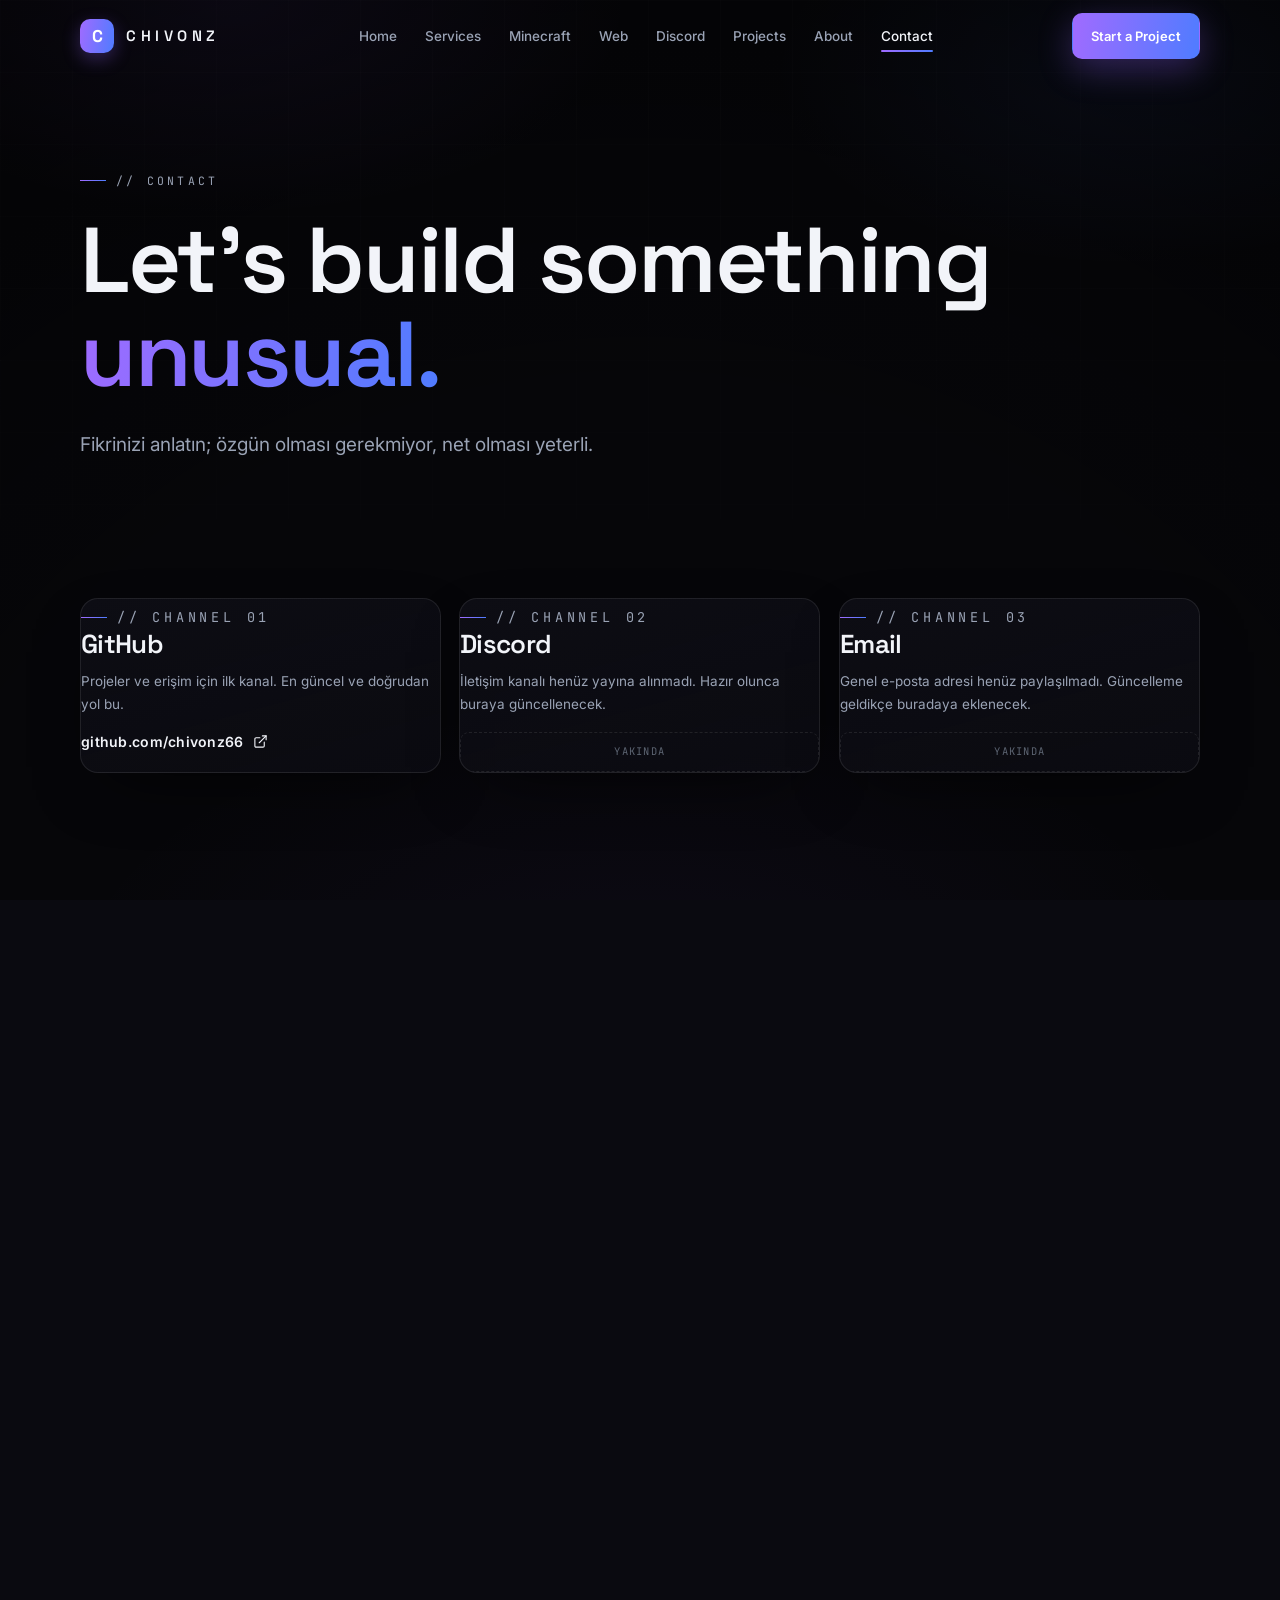
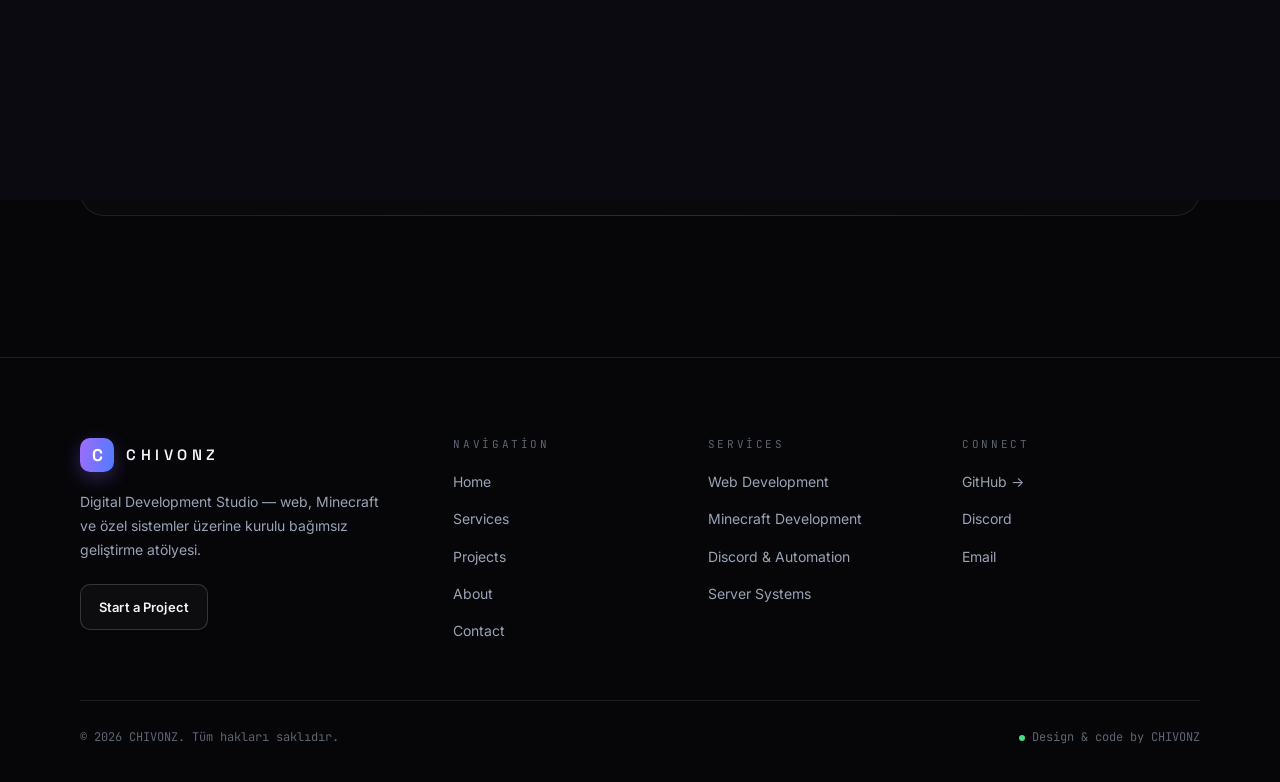
<file: contact.html>
<!DOCTYPE html>
<html lang="tr" class="no-js">
<head>
    <meta charset="UTF-8">
    <meta name="viewport" content="width=device-width, initial-scale=1.0">

    <title>CHIVONZ — Contact</title>
    <meta name="description" content="CHIVONZ ile iletişime geçin. Proje fikrinizi anlatın; GitHub üzerinden erişim ve iletişim kanalları.">
    <meta name="theme-color" content="#060609">
    <link rel="canonical" href="https://chivonz66.github.io/Chivonz/contact.html">

    <meta property="og:type" content="website">
    <meta property="og:url" content="https://chivonz66.github.io/Chivonz/contact.html">
    <meta property="og:title" content="CHIVONZ — Contact">
    <meta property="og:description" content="Proje fikrinizi anlatın — CHIVONZ ile iletişime geçin.">
    <meta property="og:site_name" content="CHIVONZ">
    <meta name="twitter:card" content="summary">
    <meta name="twitter:title" content="CHIVONZ — Contact">
    <meta name="twitter:description" content="Proje fikrinizi anlatın.">

    <link rel="icon" href="data:image/svg+xml,%3Csvg xmlns='http://www.w3.org/2000/svg' viewBox='0 0 64 64'%3E%3Cdefs%3E%3ClinearGradient id='g' x1='0' y1='0' x2='1' y2='1'%3E%3Cstop offset='0' stop-color='%238b5cf6'/%3E%3Cstop offset='1' stop-color='%234f7cff'/%3E%3C/linearGradient%3E%3C/defs%3E%3Crect width='64' height='64' rx='14' fill='%23060609'/%3E%3Ctext x='32' y='45' font-family='Arial' font-size='38' font-weight='700' text-anchor='middle' fill='url(%23g)'%3EC%3C/text%3E%3C/svg%3E">

    <script>document.documentElement.classList.add('js');</script>

    <link rel="preconnect" href="https://fonts.googleapis.com">
    <link rel="preconnect" href="https://fonts.gstatic.com" crossorigin>
    <link href="https://fonts.googleapis.com/css2?family=Inter:wght@400;500;600&family=JetBrains+Mono:wght@400;500&family=Space+Grotesk:wght@400;500;600;700&display=swap" rel="stylesheet">

    <link rel="stylesheet" href="css/global.css">
    <link rel="stylesheet" href="css/components.css">
    <link rel="stylesheet" href="css/pages.css">
    <link rel="stylesheet" href="css/responsive.css">
</head>
<body>
    <a class="skip-link" href="#main">İçeriğe geç</a>
    <div class="page-transition" id="pageTransition" aria-hidden="true"></div>
    <div class="page-bg" aria-hidden="true"></div>

    <div class="page-shell">
        <header class="site-header" id="siteHeader">
            <div class="container nav-wrap">
                <a class="brand" href="index.html" aria-label="CHIVONZ — ana sayfa">
                    <span class="brand-mark" aria-hidden="true">C</span>
                    <span class="brand-name">CHIVONZ</span>
                </a>
                <nav class="nav-desktop" aria-label="Ana menü">
                    <a class="nav-link" href="index.html">Home</a>
                    <a class="nav-link" href="services.html">Services</a>
                    <a class="nav-link" href="minecraft.html">Minecraft</a>
                    <a class="nav-link" href="web.html">Web</a>
                    <a class="nav-link" href="discord.html">Discord</a>
                    <a class="nav-link" href="projects.html">Projects</a>
                    <a class="nav-link" href="about.html">About</a>
                    <a class="nav-link is-active" href="contact.html">Contact</a>
                </nav>
                <div class="nav-cta">
                    <a class="btn btn-primary btn-sm btn-magnetic" href="contact.html">Start a Project</a>
                </div>
                <button class="nav-burger" id="navBurger" aria-expanded="false" aria-controls="mobileMenu" aria-label="Menüyü aç/kapat">
                    <span></span><span></span>
                </button>
            </div>
        </header>

        <div class="mobile-menu" id="mobileMenu" aria-hidden="true">
            <nav class="mm-links" aria-label="Mobil gezinme">
                <a class="mm-link" href="index.html"><span class="mm-num">01</span>Home</a>
                <a class="mm-link" href="services.html"><span class="mm-num">02</span>Services</a>
                <a class="mm-link" href="minecraft.html"><span class="mm-num">03</span>Minecraft</a>
                <a class="mm-link" href="web.html"><span class="mm-num">04</span>Web</a>
                <a class="mm-link" href="discord.html"><span class="mm-num">05</span>Discord</a>
                <a class="mm-link" href="projects.html"><span class="mm-num">06</span>Projects</a>
                <a class="mm-link" href="about.html"><span class="mm-num">07</span>About</a>
                <a class="mm-link is-active" href="contact.html"><span class="mm-num">08</span>Contact</a>
            </nav>
            <div class="mm-footer">
                <a class="btn btn-primary" href="contact.html">Start a Project</a>
                <a class="link-arrow" href="https://github.com/chivonz66" target="_blank" rel="noopener"><span class="link-underline">GitHub</span> →</a>
            </div>
        </div>

        <main id="main">

            <!-- HERO -->
            <section class="page-hero">
                <div class="container">
                    <p class="eyebrow reveal">// Contact</p>
                    <h1 class="h1 reveal" data-delay="1">Let's build something <span class="grad-text">unusual.</span></h1>
                    <p class="lead reveal" data-delay="2">Fikrinizi anlatın; özgün olması gerekmiyor, net olması yeterli.</p>
                </div>
            </section>

            <!-- CHANNELS -->
            <section class="section section-tight" style="padding-top:24px">
                <div class="container">
                    <div class="contact-grid">
                        <div class="card contact-card reveal">
                            <p class="eyebrow">// Channel 01</p>
                            <h3 class="h3">GitHub</h3>
                            <p>Projeler ve erişim için ilk kanal. En güncel ve doğrudan yol bu.</p>
                            <a class="link-arrow" href="https://github.com/chivonz66" target="_blank" rel="noopener"><span class="link-underline">github.com/chivonz66</span> <svg viewBox="0 0 24 24" fill="none" stroke="currentColor" stroke-width="1.8" stroke-linecap="round" stroke-linejoin="round"><path d="M18 13v6a2 2 0 0 1-2 2H5a2 2 0 0 1-2-2V8a2 2 0 0 1 2-2h6"/><path d="M15 3h6v6"/><path d="M10 14 21 3"/></svg></a>
                        </div>
                        <div class="card contact-card reveal" data-delay="1">
                            <p class="eyebrow">// Channel 02</p>
                            <h3 class="h3">Discord</h3>
                            <p>İletişim kanalı henüz yayına alınmadı. Hazır olunca buraya güncellenecek.</p>
                            <p class="placeholder-note">Yakında</p>
                        </div>
                        <div class="card contact-card reveal" data-delay="2">
                            <p class="eyebrow">// Channel 03</p>
                            <h3 class="h3">Email</h3>
                            <p>Genel e-posta adresi henüz paylaşılmadı. Güncelleme geldikçe buradaya eklenecek.</p>
                            <p class="placeholder-note">Yakında</p>
                        </div>
                    </div>
                </div>
            </section>

            <!-- HOW -->
            <section class="section section-tight">
                <div class="container">
                    <p class="action-head reveal">// How we work</p>
                    <div class="process-steps">
                        <div class="process-step reveal">
                            <span class="ps-num">01</span>
                            <h3 class="h3">Tell</h3>
                            <p>Fikrinizi, istekleri ve kısıtları kendi sözcüklerinizle anlatın.</p>
                        </div>
                        <div class="process-step reveal" data-delay="1">
                            <span class="ps-num">02</span>
                            <h3 class="h3">Shape</h3>
                            <p>Kapsamı netleştirip doğru yaklaşımı birlikte belirleriz.</p>
                        </div>
                        <div class="process-step reveal" data-delay="2">
                            <span class="ps-num">03</span>
                            <h3 class="h3">Build</h3>
                            <p>Sade, sürdürülebilir ve net bir şekilde geliştirilir.</p>
                        </div>
                    </div>
                </div>
            </section>

            <!-- CTA -->
            <section class="section">
                <div class="container">
                    <div class="final-cta reveal">
                        <p class="eyebrow">// Ready?</p>
                        <h2 class="h2">Bir fikriniz mi var?</h2>
                        <p class="lead">GitHub üzerinden ulaşın — birlikte şekillendirelim.</p>
                        <div class="cta-actions">
                            <a class="btn btn-primary btn-lg btn-magnetic" href="https://github.com/chivonz66" target="_blank" rel="noopener">GitHub →</a>
                        </div>
                    </div>
                </div>
            </section>
        </main>

        <footer class="site-footer">
            <div class="container">
                <div class="footer-grid">
                    <div class="footer-brand">
                        <a class="brand" href="index.html"><span class="brand-mark" aria-hidden="true">C</span><span class="brand-name">CHIVONZ</span></a>
                        <p>Digital Development Studio — web, Minecraft ve özel sistemler üzerine kurulu bağımsız geliştirme atölyesi.</p>
                        <a class="btn btn-ghost btn-sm" href="contact.html">Start a Project</a>
                    </div>
                    <nav class="footer-col" aria-label="Sayfalar">
                        <h4>Navigation</h4>
                        <ul>
                            <li><a href="index.html">Home</a></li>
                            <li><a href="services.html">Services</a></li>
                            <li><a href="projects.html">Projects</a></li>
                            <li><a href="about.html">About</a></li>
                            <li><a href="contact.html">Contact</a></li>
                        </ul>
                    </nav>
                    <nav class="footer-col" aria-label="Hizmetler">
                        <h4>Services</h4>
                        <ul>
                            <li><a href="web.html">Web Development</a></li>
                            <li><a href="minecraft.html">Minecraft Development</a></li>
                            <li><a href="discord.html">Discord &amp; Automation</a></li>
                            <li><a href="services.html">Server Systems</a></li>
                        </ul>
                    </nav>
                    <div class="footer-col">
                        <h4>Connect</h4>
                        <ul>
                            <li><a href="https://github.com/chivonz66" target="_blank" rel="noopener">GitHub →</a></li>
                            <li><a href="contact.html">Discord</a></li>
                            <li><a href="contact.html">Email</a></li>
                        </ul>
                    </div>
                </div>
                <div class="footer-bottom">
                    <p>© <span id="footerYear">2026</span> CHIVONZ. Tüm hakları saklıdır.</p>
                    <p><span class="footer-dot" aria-hidden="true"></span>Design &amp; code by CHIVONZ</p>
                </div>
            </div>
        </footer>
    </div>

    <script src="js/main.js" defer></script>
</body>
</html>
</file>
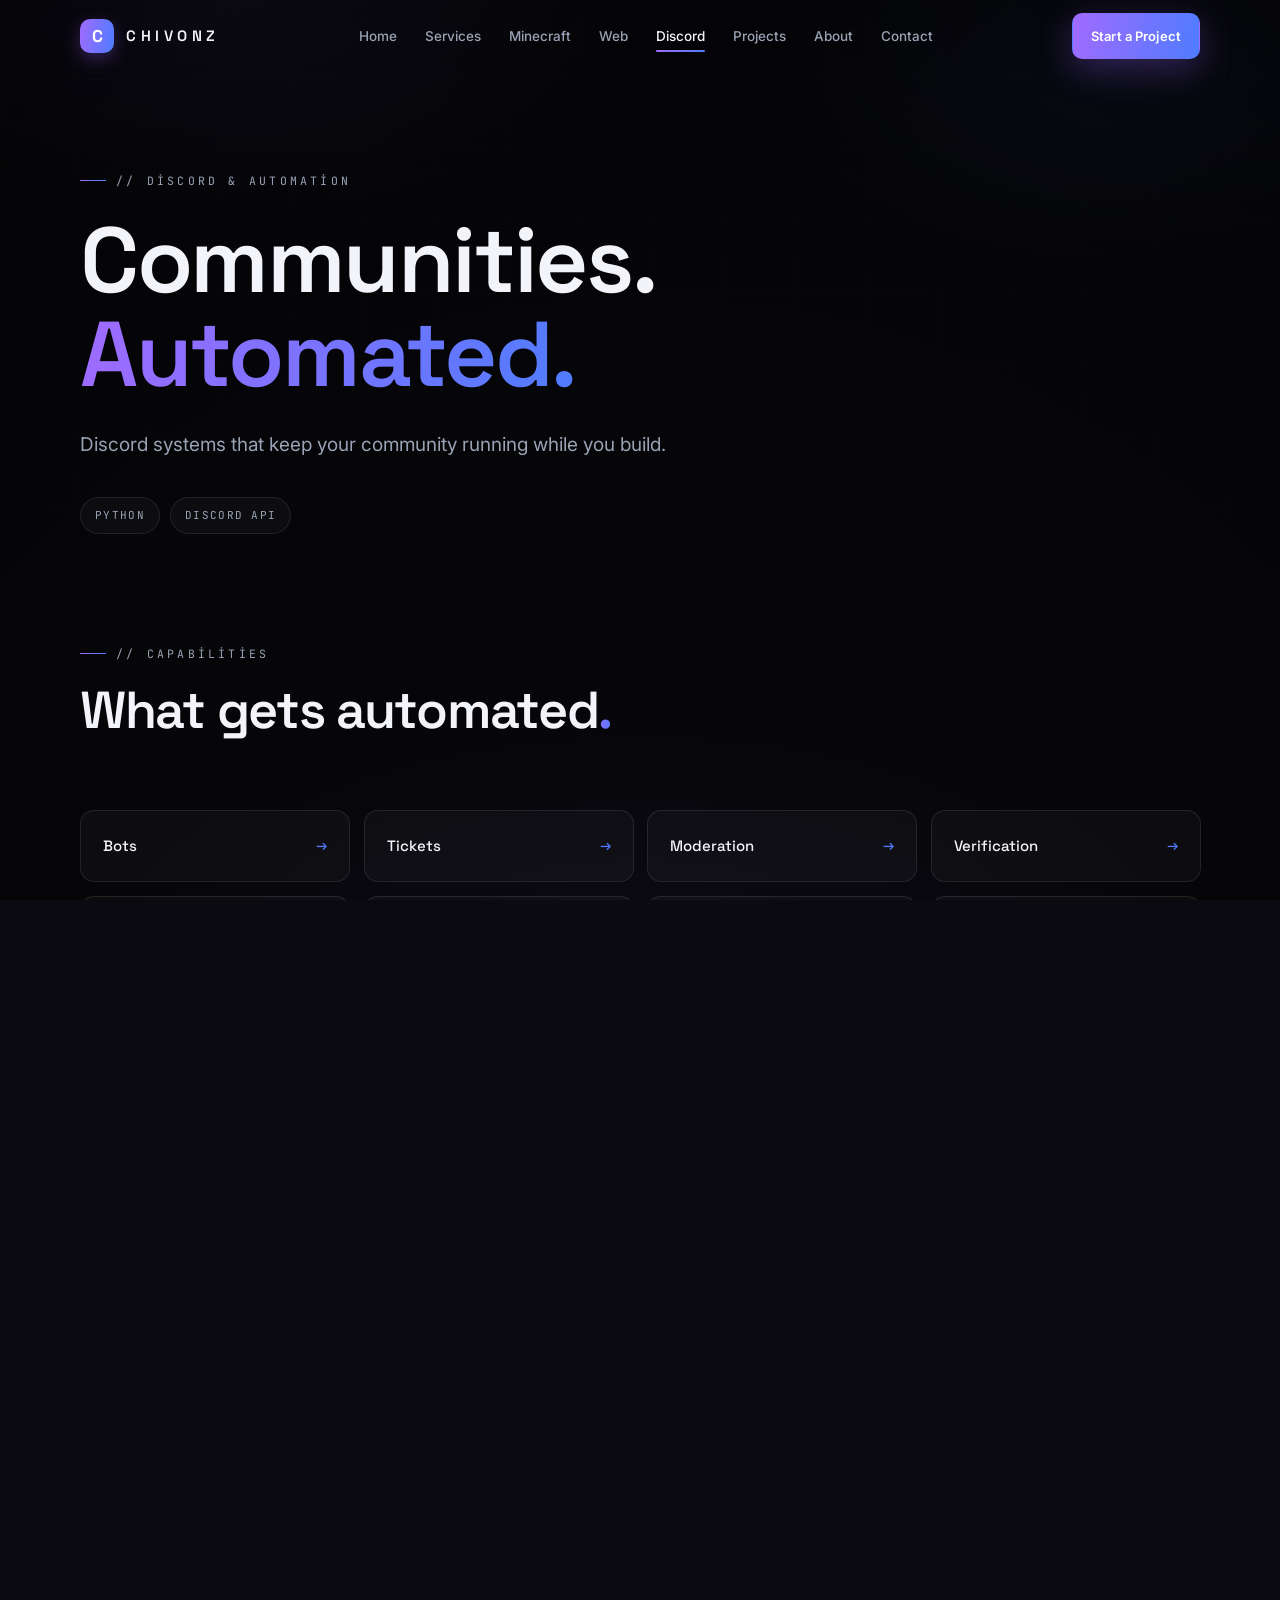
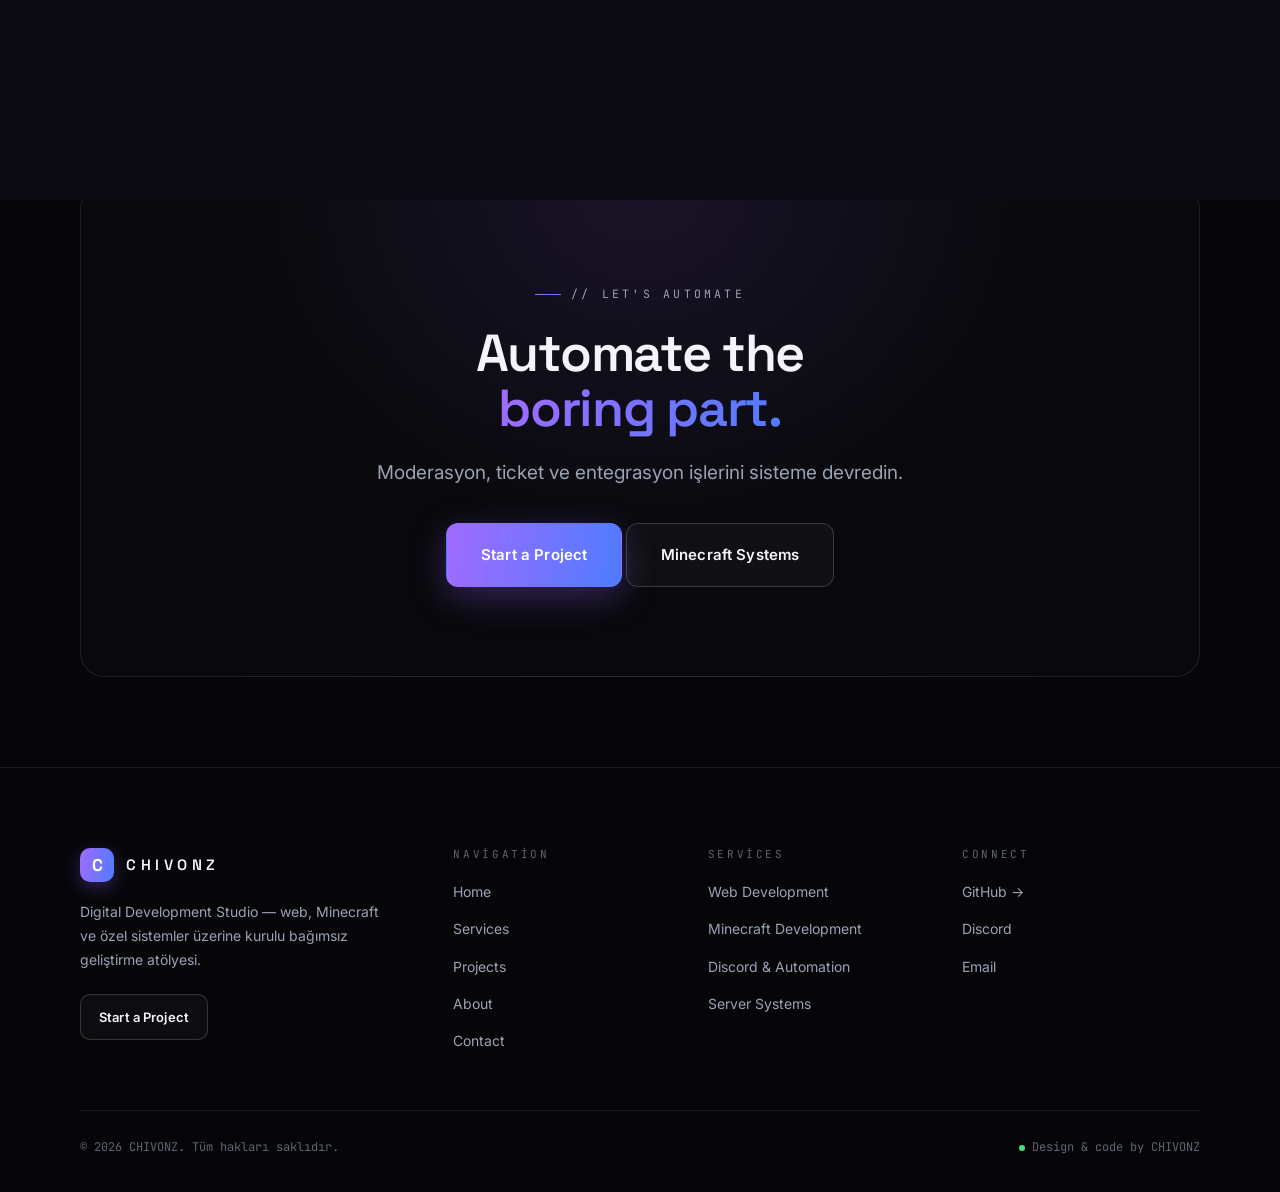
<file: discord.html>
<!DOCTYPE html>
<html lang="tr" class="no-js">
<head>
    <meta charset="UTF-8">
    <meta name="viewport" content="width=device-width, initial-scale=1.0">

    <title>CHIVONZ — Discord &amp; Automation</title>
    <meta name="description" content="Bots, tickets, moderation, verification, logging and Minecraft integration — Discord systems that keep communities running.">
    <meta name="theme-color" content="#060609">
    <link rel="canonical" href="https://chivonz66.github.io/Chivonz/discord.html">

    <meta property="og:type" content="website">
    <meta property="og:url" content="https://chivonz66.github.io/Chivonz/discord.html">
    <meta property="og:title" content="CHIVONZ — Discord & Automation">
    <meta property="og:description" content="Communities. Automated.">
    <meta property="og:site_name" content="CHIVONZ">
    <meta name="twitter:card" content="summary">
    <meta name="twitter:title" content="CHIVONZ — Discord & Automation">
    <meta name="twitter:description" content="Communities. Automated.">

    <link rel="icon" href="data:image/svg+xml,%3Csvg xmlns='http://www.w3.org/2000/svg' viewBox='0 0 64 64'%3E%3Cdefs%3E%3ClinearGradient id='g' x1='0' y1='0' x2='1' y2='1'%3E%3Cstop offset='0' stop-color='%238b5cf6'/%3E%3Cstop offset='1' stop-color='%234f7cff'/%3E%3C/linearGradient%3E%3C/defs%3E%3Crect width='64' height='64' rx='14' fill='%23060609'/%3E%3Ctext x='32' y='45' font-family='Arial' font-size='38' font-weight='700' text-anchor='middle' fill='url(%23g)'%3EC%3C/text%3E%3C/svg%3E">

    <script>document.documentElement.classList.add('js');</script>

    <link rel="preconnect" href="https://fonts.googleapis.com">
    <link rel="preconnect" href="https://fonts.gstatic.com" crossorigin>
    <link href="https://fonts.googleapis.com/css2?family=Inter:wght@400;500;600&family=JetBrains+Mono:wght@400;500&family=Space+Grotesk:wght@400;500;600;700&display=swap" rel="stylesheet">

    <link rel="stylesheet" href="css/global.css">
    <link rel="stylesheet" href="css/components.css">
    <link rel="stylesheet" href="css/pages.css">
    <link rel="stylesheet" href="css/responsive.css">
</head>
<body>
    <a class="skip-link" href="#main">İçeriğe geç</a>
    <div class="page-transition" id="pageTransition" aria-hidden="true"></div>
    <div class="page-bg" aria-hidden="true"></div>

    <div class="page-shell">
        <header class="site-header" id="siteHeader">
            <div class="container nav-wrap">
                <a class="brand" href="index.html" aria-label="CHIVONZ — ana sayfa">
                    <span class="brand-mark" aria-hidden="true">C</span>
                    <span class="brand-name">CHIVONZ</span>
                </a>
                <nav class="nav-desktop" aria-label="Ana menü">
                    <a class="nav-link" href="index.html">Home</a>
                    <a class="nav-link" href="services.html">Services</a>
                    <a class="nav-link" href="minecraft.html">Minecraft</a>
                    <a class="nav-link" href="web.html">Web</a>
                    <a class="nav-link is-active" href="discord.html">Discord</a>
                    <a class="nav-link" href="projects.html">Projects</a>
                    <a class="nav-link" href="about.html">About</a>
                    <a class="nav-link" href="contact.html">Contact</a>
                </nav>
                <div class="nav-cta">
                    <a class="btn btn-primary btn-sm btn-magnetic" href="contact.html">Start a Project</a>
                </div>
                <button class="nav-burger" id="navBurger" aria-expanded="false" aria-controls="mobileMenu" aria-label="Menüyü aç/kapat">
                    <span></span><span></span>
                </button>
            </div>
        </header>

        <div class="mobile-menu" id="mobileMenu" aria-hidden="true">
            <nav class="mm-links" aria-label="Mobil gezinme">
                <a class="mm-link" href="index.html"><span class="mm-num">01</span>Home</a>
                <a class="mm-link" href="services.html"><span class="mm-num">02</span>Services</a>
                <a class="mm-link" href="minecraft.html"><span class="mm-num">03</span>Minecraft</a>
                <a class="mm-link" href="web.html"><span class="mm-num">04</span>Web</a>
                <a class="mm-link is-active" href="discord.html"><span class="mm-num">05</span>Discord</a>
                <a class="mm-link" href="projects.html"><span class="mm-num">06</span>Projects</a>
                <a class="mm-link" href="about.html"><span class="mm-num">07</span>About</a>
                <a class="mm-link" href="contact.html"><span class="mm-num">08</span>Contact</a>
            </nav>
            <div class="mm-footer">
                <a class="btn btn-primary" href="contact.html">Start a Project</a>
                <a class="link-arrow" href="https://github.com/chivonz66" target="_blank" rel="noopener"><span class="link-underline">GitHub</span> →</a>
            </div>
        </div>

        <main id="main">

            <!-- HERO -->
            <section class="page-hero">
                <div class="container">
                    <p class="eyebrow reveal">// Discord &amp; Automation</p>
                    <h1 class="h1 reveal" data-delay="1">Communities.<br><span class="grad-text">Automated.</span></h1>
                    <p class="lead reveal" data-delay="2">Discord systems that keep your community running while you build.</p>
                    <div class="hero-meta reveal" data-delay="3">
                        <span class="chip">PYTHON</span>
                        <span class="chip">DISCORD API</span>
                    </div>
                </div>
            </section>

            <!-- CAPABILITIES -->
            <section class="section section-tight" style="padding-top:24px">
                <div class="container">
                    <div class="section-head reveal">
                        <p class="eyebrow">// Capabilities</p>
                        <h2 class="h2">What gets automated<span class="grad-text">.</span></h2>
                    </div>
                    <div class="discord-cap">
                        <div class="discord-cap-item reveal">Bots</div>
                        <div class="discord-cap-item reveal">Tickets</div>
                        <div class="discord-cap-item reveal">Moderation</div>
                        <div class="discord-cap-item reveal">Verification</div>
                        <div class="discord-cap-item reveal">Logging</div>
                        <div class="discord-cap-item reveal">Minecraft Integration</div>
                        <div class="discord-cap-item reveal">Automation</div>
                        <div class="discord-cap-item reveal">Staff Systems</div>
                    </div>
                </div>
            </section>

            <!-- INTEGRATION DIAGRAM -->
            <section class="section section-tight">
                <div class="container">
                    <div class="section-head reveal">
                        <p class="eyebrow">// Integration</p>
                        <h2 class="h2">How Minecraft meets Discord<span class="grad-text">.</span></h2>
                        <p class="lead" style="font-size:16px">Oyuncudan bot'a uzanan uçtan uca veri akışı.</p>
                    </div>

                    <div class="int-flow reveal">
                        <div class="int-node">
                            <span class="in-label">Source</span>
                            <span class="in-title">PLAYER</span>
                            <span class="in-sub">özel sunucuda</span>
                        </div>
                        <div class="int-node">
                            <span class="in-label">Layer 01</span>
                            <span class="in-title">MINECRAFT SERVER</span>
                            <span class="in-sub">Paper / Spigot</span>
                        </div>
                        <div class="int-node">
                            <span class="in-label">Layer 02</span>
                            <span class="in-title">PLUGIN</span>
                            <span class="in-sub">özel modül</span>
                        </div>
                        <div class="int-node">
                            <span class="in-label">Layer 03</span>
                            <span class="in-title">API</span>
                            <span class="in-sub">REST / event</span>
                        </div>
                        <div class="int-node">
                            <span class="in-label">Target</span>
                            <span class="in-title">DISCORD BOT</span>
                            <span class="in-sub">kanal &amp; roller</span>
                        </div>
                    </div>

                    <div class="reveal" style="margin-top:26px">
                        <span class="tag accent">EKSEMPLER</span>
                        <span class="tag">Klan oluşturma → Discord kanalı</span>
                        <span class="tag">Çevrimiçi oyuncu sinyali</span>
                        <span class="tag">Ban / mute logları</span>
                    </div>
                </div>
            </section>

            <!-- NOTE -->
            <section class="section section-tight">
                <div class="container">
                    <div class="final-cta reveal">
                        <p class="eyebrow">// Let's automate</p>
                        <h2 class="h2">Automate the <span class="grad-text">boring part.</span></h2>
                        <p class="lead">Moderasyon, ticket ve entegrasyon işlerini sisteme devredin.</p>
                        <div class="cta-actions">
                            <a class="btn btn-primary btn-lg btn-magnetic" href="contact.html">Start a Project</a>
                            <a class="btn btn-ghost btn-lg" href="minecraft.html">Minecraft Systems</a>
                        </div>
                    </div>
                </div>
            </section>
        </main>

        <footer class="site-footer">
            <div class="container">
                <div class="footer-grid">
                    <div class="footer-brand">
                        <a class="brand" href="index.html"><span class="brand-mark" aria-hidden="true">C</span><span class="brand-name">CHIVONZ</span></a>
                        <p>Digital Development Studio — web, Minecraft ve özel sistemler üzerine kurulu bağımsız geliştirme atölyesi.</p>
                        <a class="btn btn-ghost btn-sm" href="contact.html">Start a Project</a>
                    </div>
                    <nav class="footer-col" aria-label="Sayfalar">
                        <h4>Navigation</h4>
                        <ul>
                            <li><a href="index.html">Home</a></li>
                            <li><a href="services.html">Services</a></li>
                            <li><a href="projects.html">Projects</a></li>
                            <li><a href="about.html">About</a></li>
                            <li><a href="contact.html">Contact</a></li>
                        </ul>
                    </nav>
                    <nav class="footer-col" aria-label="Hizmetler">
                        <h4>Services</h4>
                        <ul>
                            <li><a href="web.html">Web Development</a></li>
                            <li><a href="minecraft.html">Minecraft Development</a></li>
                            <li><a href="discord.html">Discord &amp; Automation</a></li>
                            <li><a href="services.html">Server Systems</a></li>
                        </ul>
                    </nav>
                    <div class="footer-col">
                        <h4>Connect</h4>
                        <ul>
                            <li><a href="https://github.com/chivonz66" target="_blank" rel="noopener">GitHub →</a></li>
                            <li><a href="contact.html">Discord</a></li>
                            <li><a href="contact.html">Email</a></li>
                        </ul>
                    </div>
                </div>
                <div class="footer-bottom">
                    <p>© <span id="footerYear">2026</span> CHIVONZ. Tüm hakları saklıdır.</p>
                    <p><span class="footer-dot" aria-hidden="true"></span>Design &amp; code by CHIVONZ</p>
                </div>
            </div>
        </footer>
    </div>

    <script src="js/main.js" defer></script>
</body>
</html>
</file>
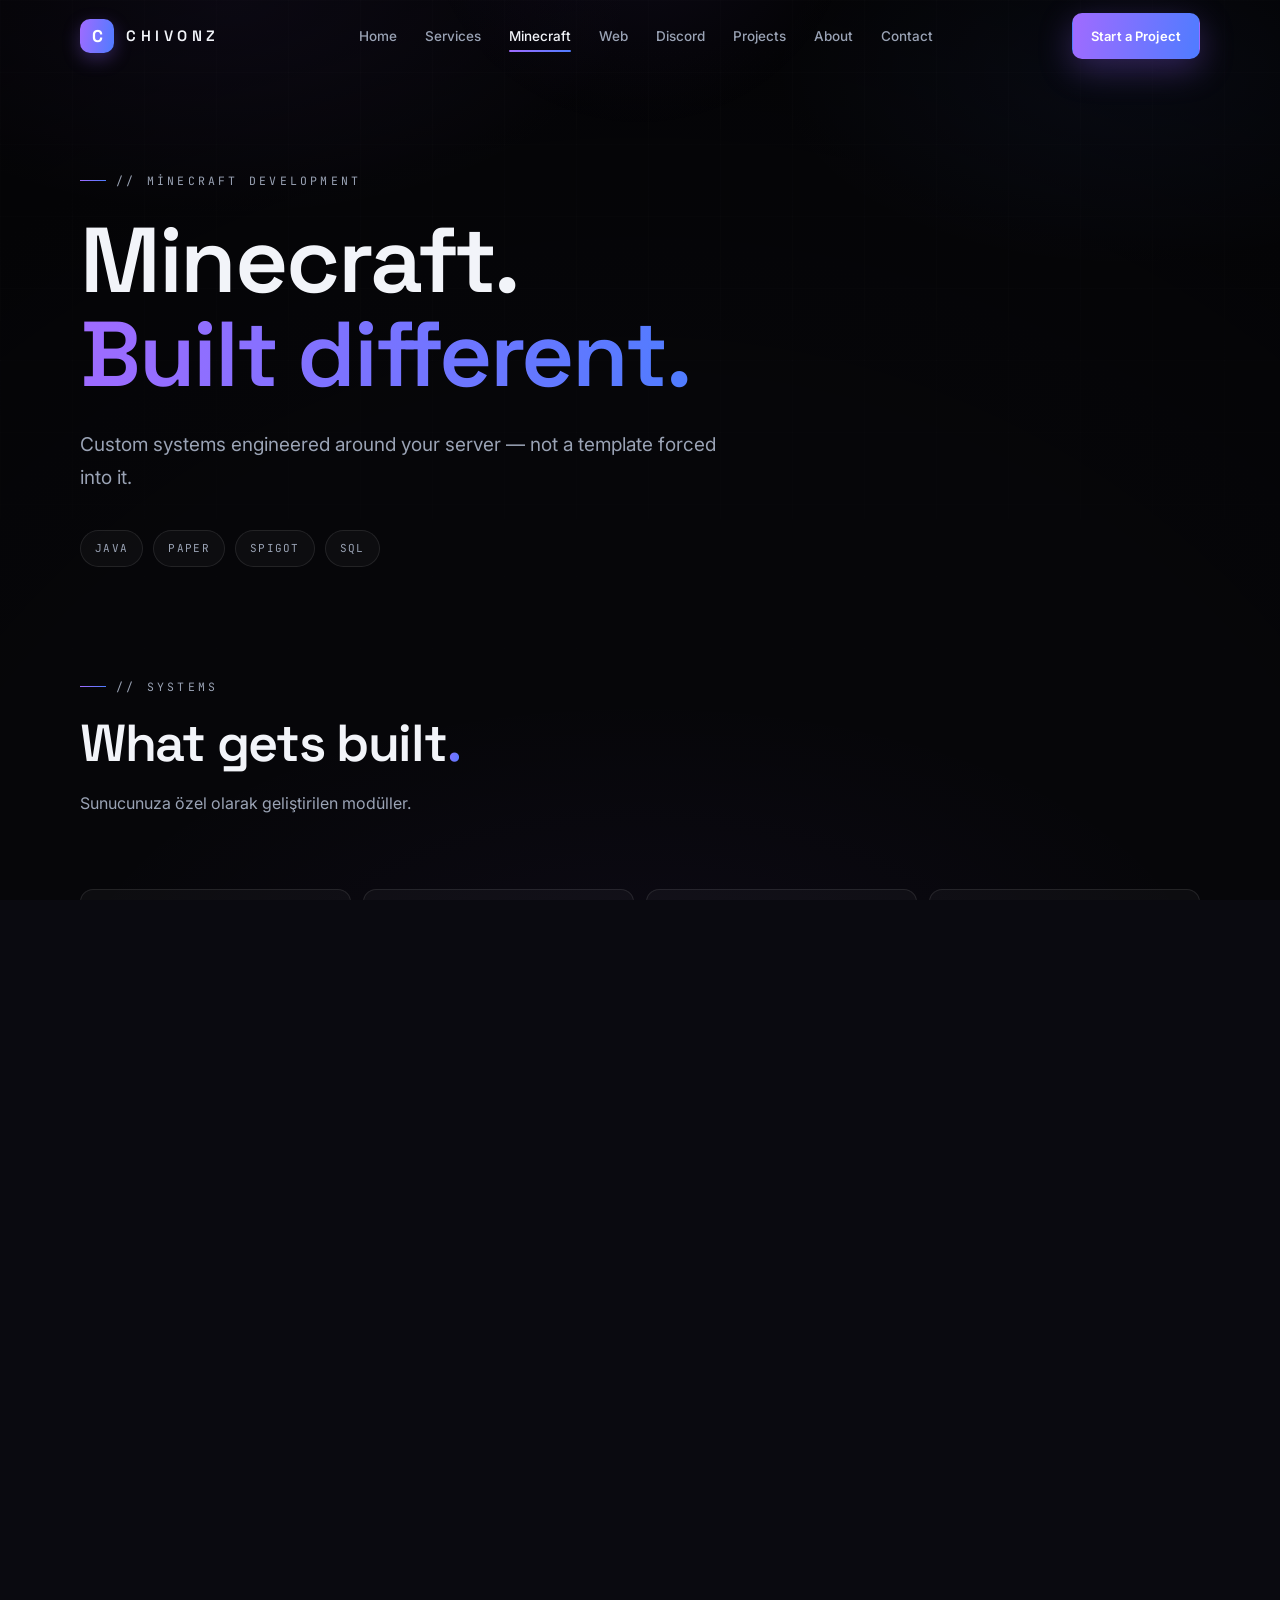
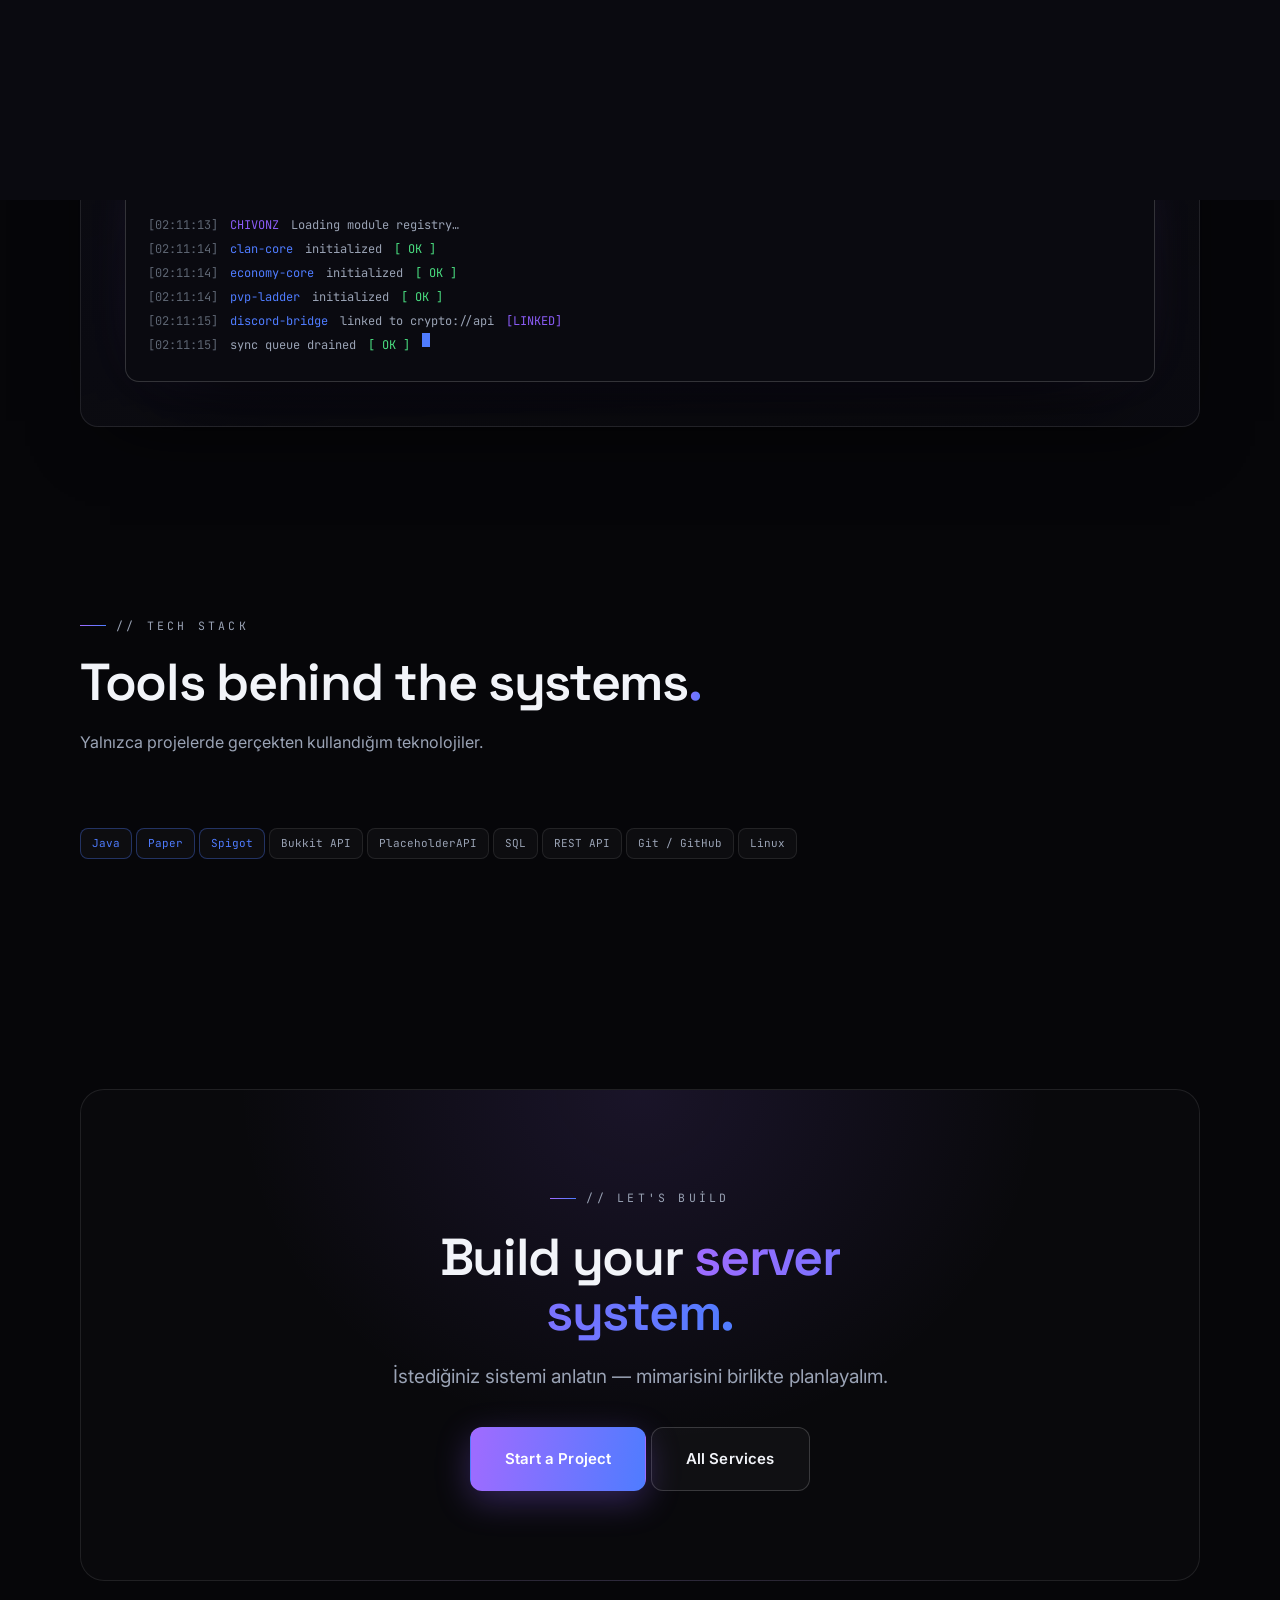
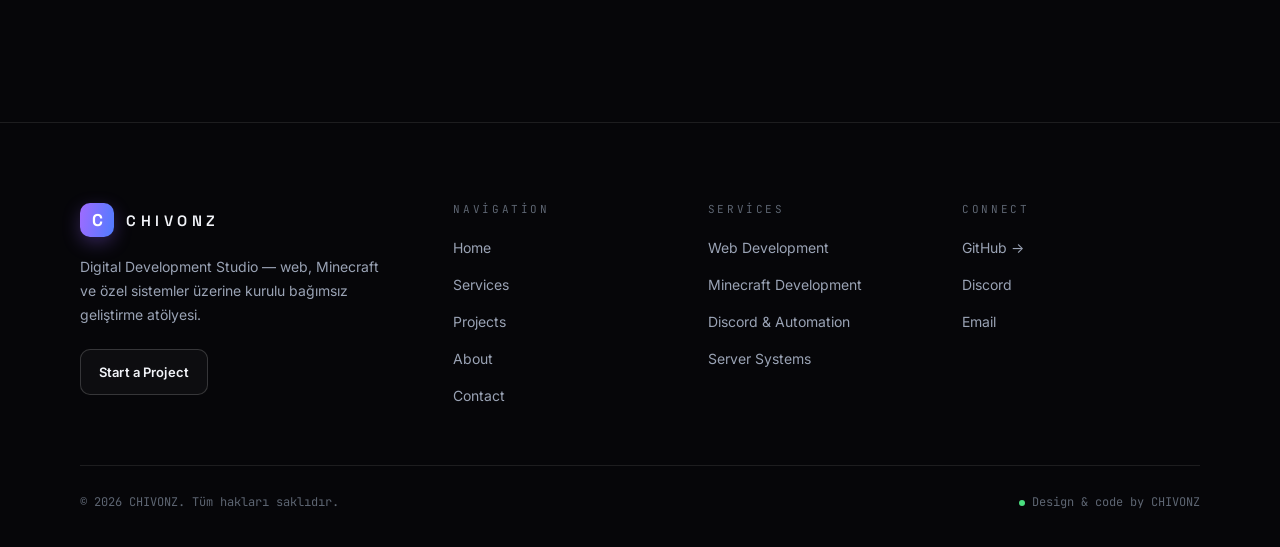
<file: minecraft.html>
<!DOCTYPE html>
<html lang="tr" class="no-js">
<head>
    <meta charset="UTF-8">
    <meta name="viewport" content="width=device-width, initial-scale=1.0">

    <title>CHIVONZ — Minecraft Development</title>
    <meta name="description" content="Custom plugin, GUI and infrastructure systems engineered around your Minecraft server: clans, economy, PvP, quests and Discord integration.">
    <meta name="theme-color" content="#060609">
    <link rel="canonical" href="https://chivonz66.github.io/Chivonz/minecraft.html">

    <meta property="og:type" content="website">
    <meta property="og:url" content="https://chivonz66.github.io/Chivonz/minecraft.html">
    <meta property="og:title" content="CHIVONZ — Minecraft Development">
    <meta property="og:description" content="Custom systems engineered around your server.">
    <meta property="og:site_name" content="CHIVONZ">
    <meta name="twitter:card" content="summary">
    <meta name="twitter:title" content="CHIVONZ — Minecraft Development">
    <meta name="twitter:description" content="Custom systems engineered around your server.">

    <link rel="icon" href="data:image/svg+xml,%3Csvg xmlns='http://www.w3.org/2000/svg' viewBox='0 0 64 64'%3E%3Cdefs%3E%3ClinearGradient id='g' x1='0' y1='0' x2='1' y2='1'%3E%3Cstop offset='0' stop-color='%238b5cf6'/%3E%3Cstop offset='1' stop-color='%234f7cff'/%3E%3C/linearGradient%3E%3C/defs%3E%3Crect width='64' height='64' rx='14' fill='%23060609'/%3E%3Ctext x='32' y='45' font-family='Arial' font-size='38' font-weight='700' text-anchor='middle' fill='url(%23g)'%3EC%3C/text%3E%3C/svg%3E">

    <script>document.documentElement.classList.add('js');</script>

    <link rel="preconnect" href="https://fonts.googleapis.com">
    <link rel="preconnect" href="https://fonts.gstatic.com" crossorigin>
    <link href="https://fonts.googleapis.com/css2?family=Inter:wght@400;500;600&family=JetBrains+Mono:wght@400;500&family=Space+Grotesk:wght@400;500;600;700&display=swap" rel="stylesheet">

    <link rel="stylesheet" href="css/global.css">
    <link rel="stylesheet" href="css/components.css">
    <link rel="stylesheet" href="css/pages.css">
    <link rel="stylesheet" href="css/responsive.css">
</head>
<body>
    <a class="skip-link" href="#main">İçeriğe geç</a>
    <div class="page-transition" id="pageTransition" aria-hidden="true"></div>
    <div class="page-bg" aria-hidden="true"></div>
    <div class="cursor-glow" aria-hidden="true"></div>

    <div class="page-shell">
        <header class="site-header" id="siteHeader">
            <div class="container nav-wrap">
                <a class="brand" href="index.html" aria-label="CHIVONZ — ana sayfa">
                    <span class="brand-mark" aria-hidden="true">C</span>
                    <span class="brand-name">CHIVONZ</span>
                </a>
                <nav class="nav-desktop" aria-label="Ana menü">
                    <a class="nav-link" href="index.html">Home</a>
                    <a class="nav-link" href="services.html">Services</a>
                    <a class="nav-link is-active" href="minecraft.html">Minecraft</a>
                    <a class="nav-link" href="web.html">Web</a>
                    <a class="nav-link" href="discord.html">Discord</a>
                    <a class="nav-link" href="projects.html">Projects</a>
                    <a class="nav-link" href="about.html">About</a>
                    <a class="nav-link" href="contact.html">Contact</a>
                </nav>
                <div class="nav-cta">
                    <a class="btn btn-primary btn-sm btn-magnetic" href="contact.html">Start a Project</a>
                </div>
                <button class="nav-burger" id="navBurger" aria-expanded="false" aria-controls="mobileMenu" aria-label="Menüyü aç/kapat">
                    <span></span><span></span>
                </button>
            </div>
        </header>

        <div class="mobile-menu" id="mobileMenu" aria-hidden="true">
            <nav class="mm-links" aria-label="Mobil gezinme">
                <a class="mm-link" href="index.html"><span class="mm-num">01</span>Home</a>
                <a class="mm-link" href="services.html"><span class="mm-num">02</span>Services</a>
                <a class="mm-link is-active" href="minecraft.html"><span class="mm-num">03</span>Minecraft</a>
                <a class="mm-link" href="web.html"><span class="mm-num">04</span>Web</a>
                <a class="mm-link" href="discord.html"><span class="mm-num">05</span>Discord</a>
                <a class="mm-link" href="projects.html"><span class="mm-num">06</span>Projects</a>
                <a class="mm-link" href="about.html"><span class="mm-num">07</span>About</a>
                <a class="mm-link" href="contact.html"><span class="mm-num">08</span>Contact</a>
            </nav>
            <div class="mm-footer">
                <a class="btn btn-primary" href="contact.html">Start a Project</a>
                <a class="link-arrow" href="https://github.com/chivonz66" target="_blank" rel="noopener"><span class="link-underline">GitHub</span> →</a>
            </div>
        </div>

        <main id="main">

            <!-- HERO -->
            <section class="page-hero">
                <div class="container">
                    <p class="eyebrow reveal">// Minecraft Development</p>
                    <h1 class="h1 reveal" data-delay="1">Minecraft.<br><span class="grad-text">Built different.</span></h1>
                    <p class="lead reveal" data-delay="2">Custom systems engineered around your server — not a template forced into it.</p>
                    <div class="hero-meta reveal" data-delay="3">
                        <span class="chip">JAVA</span>
                        <span class="chip">PAPER</span>
                        <span class="chip">SPIGOT</span>
                        <span class="chip">SQL</span>
                    </div>
                </div>
            </section>

            <!-- SYSTEMS -->
            <section class="section section-tight" style="padding-top:24px">
                <div class="container">
                    <div class="section-head reveal">
                        <p class="eyebrow">// Systems</p>
                        <h2 class="h2">What gets built<span class="grad-text">.</span></h2>
                        <p class="lead" style="font-size:16px">Sunucunuza özel olarak geliştirilen modüller.</p>
                    </div>
                    <div class="systems-grid">
                        <div class="system-item reveal"><span>Plugin Development</span><span class="sys-dot" aria-hidden="true"></span></div>
                        <div class="system-item reveal"><span>Custom GUIs</span><span class="sys-dot" aria-hidden="true"></span></div>
                        <div class="system-item reveal"><span>Clan Systems</span><span class="sys-dot" aria-hidden="true"></span></div>
                        <div class="system-item reveal"><span>Economy</span><span class="sys-dot" aria-hidden="true"></span></div>
                        <div class="system-item reveal"><span>PVP Systems</span><span class="sys-dot" aria-hidden="true"></span></div>
                        <div class="system-item reveal"><span>Quest Systems</span><span class="sys-dot" aria-hidden="true"></span></div>
                        <div class="system-item reveal"><span>Staff Systems</span><span class="sys-dot" aria-hidden="true"></span></div>
                        <div class="system-item reveal"><span>Player Statistics</span><span class="sys-dot" aria-hidden="true"></span></div>
                        <div class="system-item reveal"><span>Discord Integration</span><span class="sys-dot" aria-hidden="true"></span></div>
                        <div class="system-item reveal"><span>Database Systems</span><span class="sys-dot" aria-hidden="true"></span></div>
                        <div class="system-item reveal"><span>API Integrations</span><span class="sys-dot" aria-hidden="true"></span></div>
                    </div>
                </div>
            </section>

            <!-- INTERACTIVE SHOWCASE -->
            <section class="section section-tight">
                <div class="container">
                    <div class="section-head reveal">
                        <p class="eyebrow">// Interactive Preview</p>
                        <h2 class="h2">Systems in action<span class="grad-text">.</span></h2>
                        <p class="lead" style="font-size:16px">Gerçek ekran görüntüsü değil — geliştirdiğim modüllerin temsili arayüz önizlemeleri.</p>
                    </div>

                    <div class="card mc-showcase reveal">
                        <input type="radio" name="mcTab" id="tabConsole" class="tab-rad" checked>
                        <input type="radio" name="mcTab" id="tabStats" class="tab-rad">
                        <input type="radio" name="mcTab" id="tabGui" class="tab-rad">

                        <div class="showcase-tabs" role="tablist" aria-label="Sistem önizlemeleri">
                            <label for="tabConsole" role="tab" aria-selected="true">Plugin Console</label>
                            <label for="tabStats" role="tab" aria-selected="false">Player Stats</label>
                            <label for="tabGui" role="tab" aria-selected="false">GUI Layout</label>
                        </div>

                        <div class="showcase-body">
                            <div class="showcase-panel" id="panelConsole">
                                <div class="mc-showcase-head">
                                    <p class="eyebrow" style="margin-bottom:10px">// Runtime Console</p>
                                    <h3>Plugin boots, modules report status.</h3>
                                </div>
                                <div class="window">
                                    <div class="window-bar">
                                        <span class="window-dots" aria-hidden="true"><span></span><span></span><span></span></span>
                                        <span class="window-title">server/plugins/console.log</span>
                                    </div>
                                    <div class="console-body">
                                        <div class="console-line"><span class="t">[02:11:13]</span><span class="sys">CHIVONZ</span><span>Loading module registry…</span></div>
                                        <div class="console-line"><span class="t">[02:11:14]</span><span class="k">clan-core</span><span>initialized</span><span class="ok">[ OK ]</span></div>
                                        <div class="console-line"><span class="t">[02:11:14]</span><span class="k">economy-core</span><span>initialized</span><span class="ok">[ OK ]</span></div>
                                        <div class="console-line"><span class="t">[02:11:14]</span><span class="k">pvp-ladder</span><span>initialized</span><span class="ok">[ OK ]</span></div>
                                        <div class="console-line"><span class="t">[02:11:15]</span><span class="k">discord-bridge</span><span>linked to crypto://api</span><span class="sys">[LINKED]</span></div>
                                        <div class="console-line"><span class="t">[02:11:15]</span><span>sync queue drained</span><span class="ok">[ OK ]</span><span class="console-cursor" aria-hidden="true"></span></div>
                                    </div>
                                </div>
                            </div>

                            <div class="showcase-panel" id="panelStats">
                                <div class="mc-showcase-head">
                                    <p class="eyebrow" style="margin-bottom:10px">// Player Statistics</p>
                                    <h3>Per-player data, rendered live.</h3>
                                </div>
                                <div class="window">
                                    <div class="window-bar">
                                        <span class="window-dots" aria-hidden="true"><span></span><span></span><span></span></span>
                                        <span class="window-title">players/@stats/dashboard</span>
                                    </div>
                                    <div class="dash">
                                        <div class="dash-row"><span class="dash-key">Player</span><span class="dash-val">#0042</span></div>
                                        <div class="dash-row"><span class="dash-key">Kills</span><span class="dash-val sys">248</span></div>
                                        <div class="dash-row"><span class="dash-key">Balance</span><span class="dash-val">12,400 ⛀</span></div>
                                        <div class="dash-row"><span class="dash-key">Clan</span><span class="dash-val ok">ACTIVE</span></div>
                                        <div class="dash-row"><span class="dash-key">Session</span><span class="dash-val">1h 42m</span></div>
                                    </div>
                                </div>
                            </div>

                            <div class="showcase-panel" id="panelGui">
                                <div class="mc-showcase-head">
                                    <p class="eyebrow" style="margin-bottom:10px">// GUI Layout</p>
                                    <h3>Clean inventory menus, custom-designed.</h3>
                                </div>
                                <div class="window">
                                    <div class="window-bar">
                                        <span class="window-dots" aria-hidden="true"><span></span><span></span><span></span></span>
                                        <span class="window-title">gui/overview.layout</span>
                                    </div>
                                    <div class="gui-grid">
                                        <span class="gui-slot hot">CLAN</span>
                                        <span class="gui-slot">WARPS</span>
                                        <span class="gui-slot">SHOP</span>
                                        <span class="gui-slot">ECONOMY</span>
                                        <span class="gui-slot">QUESTS</span>
                                        <span class="gui-slot">PVP</span>
                                        <span class="gui-slot hot">STATS</span>
                                        <span class="gui-slot">STAFF</span>
                                    </div>
                                </div>
                            </div>
                        </div>
                    </div>
                </div>
            </section>

            <!-- TECH STACK -->
            <section class="section section-tight">
                <div class="container">
                    <div class="section-head reveal">
                        <p class="eyebrow">// Tech Stack</p>
                        <h2 class="h2">Tools behind the systems<span class="grad-text">.</span></h2>
                        <p class="lead" style="font-size:16px">Yalnızca projelerde gerçekten kullandığım teknolojiler.</p>
                    </div>
                    <div class="reveal">
                        <span class="tag accent">Java</span>
                        <span class="tag accent">Paper</span>
                        <span class="tag accent">Spigot</span>
                        <span class="tag">Bukkit API</span>
                        <span class="tag">PlaceholderAPI</span>
                        <span class="tag">SQL</span>
                        <span class="tag">REST API</span>
                        <span class="tag">Git / GitHub</span>
                        <span class="tag">Linux</span>
                    </div>
                </div>
            </section>

            <!-- FINAL CTA -->
            <section class="section">
                <div class="container">
                    <div class="final-cta reveal">
                        <p class="eyebrow">// Let's build</p>
                        <h2 class="h2">Build your <span class="grad-text">server system.</span></h2>
                        <p class="lead">İstediğiniz sistemi anlatın — mimarisini birlikte planlayalım.</p>
                        <div class="cta-actions">
                            <a class="btn btn-primary btn-lg btn-magnetic" href="contact.html">Start a Project</a>
                            <a class="btn btn-ghost btn-lg" href="services.html">All Services</a>
                        </div>
                    </div>
                </div>
            </section>
        </main>

        <footer class="site-footer">
            <div class="container">
                <div class="footer-grid">
                    <div class="footer-brand">
                        <a class="brand" href="index.html"><span class="brand-mark" aria-hidden="true">C</span><span class="brand-name">CHIVONZ</span></a>
                        <p>Digital Development Studio — web, Minecraft ve özel sistemler üzerine kurulu bağımsız geliştirme atölyesi.</p>
                        <a class="btn btn-ghost btn-sm" href="contact.html">Start a Project</a>
                    </div>
                    <nav class="footer-col" aria-label="Sayfalar">
                        <h4>Navigation</h4>
                        <ul>
                            <li><a href="index.html">Home</a></li>
                            <li><a href="services.html">Services</a></li>
                            <li><a href="projects.html">Projects</a></li>
                            <li><a href="about.html">About</a></li>
                            <li><a href="contact.html">Contact</a></li>
                        </ul>
                    </nav>
                    <nav class="footer-col" aria-label="Hizmetler">
                        <h4>Services</h4>
                        <ul>
                            <li><a href="web.html">Web Development</a></li>
                            <li><a href="minecraft.html">Minecraft Development</a></li>
                            <li><a href="discord.html">Discord &amp; Automation</a></li>
                            <li><a href="services.html">Server Systems</a></li>
                        </ul>
                    </nav>
                    <div class="footer-col">
                        <h4>Connect</h4>
                        <ul>
                            <li><a href="https://github.com/chivonz66" target="_blank" rel="noopener">GitHub →</a></li>
                            <li><a href="contact.html">Discord</a></li>
                            <li><a href="contact.html">Email</a></li>
                        </ul>
                    </div>
                </div>
                <div class="footer-bottom">
                    <p>© <span id="footerYear">2026</span> CHIVONZ. Tüm hakları saklıdır.</p>
                    <p><span class="footer-dot" aria-hidden="true"></span>Design &amp; code by CHIVONZ</p>
                </div>
            </div>
        </footer>
    </div>

    <script src="js/main.js" defer></script>
</body>
</html>
</file>
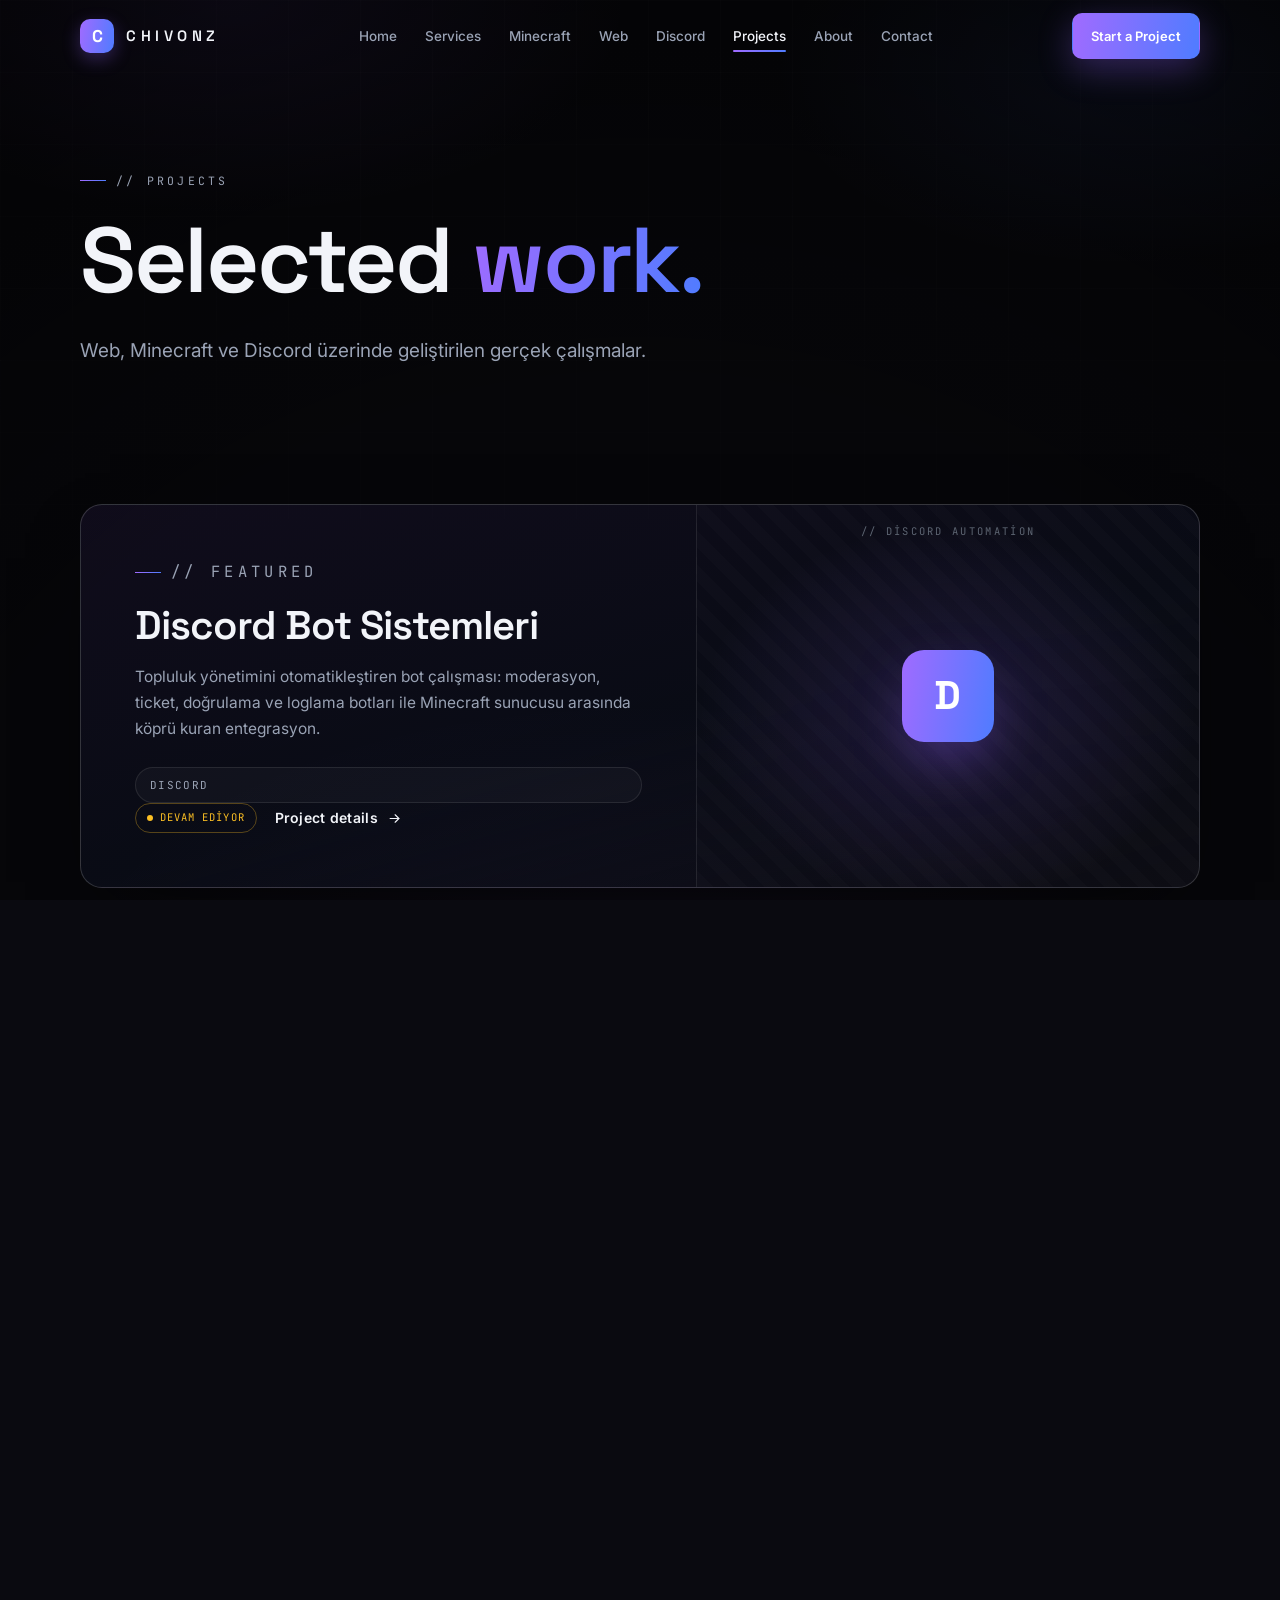
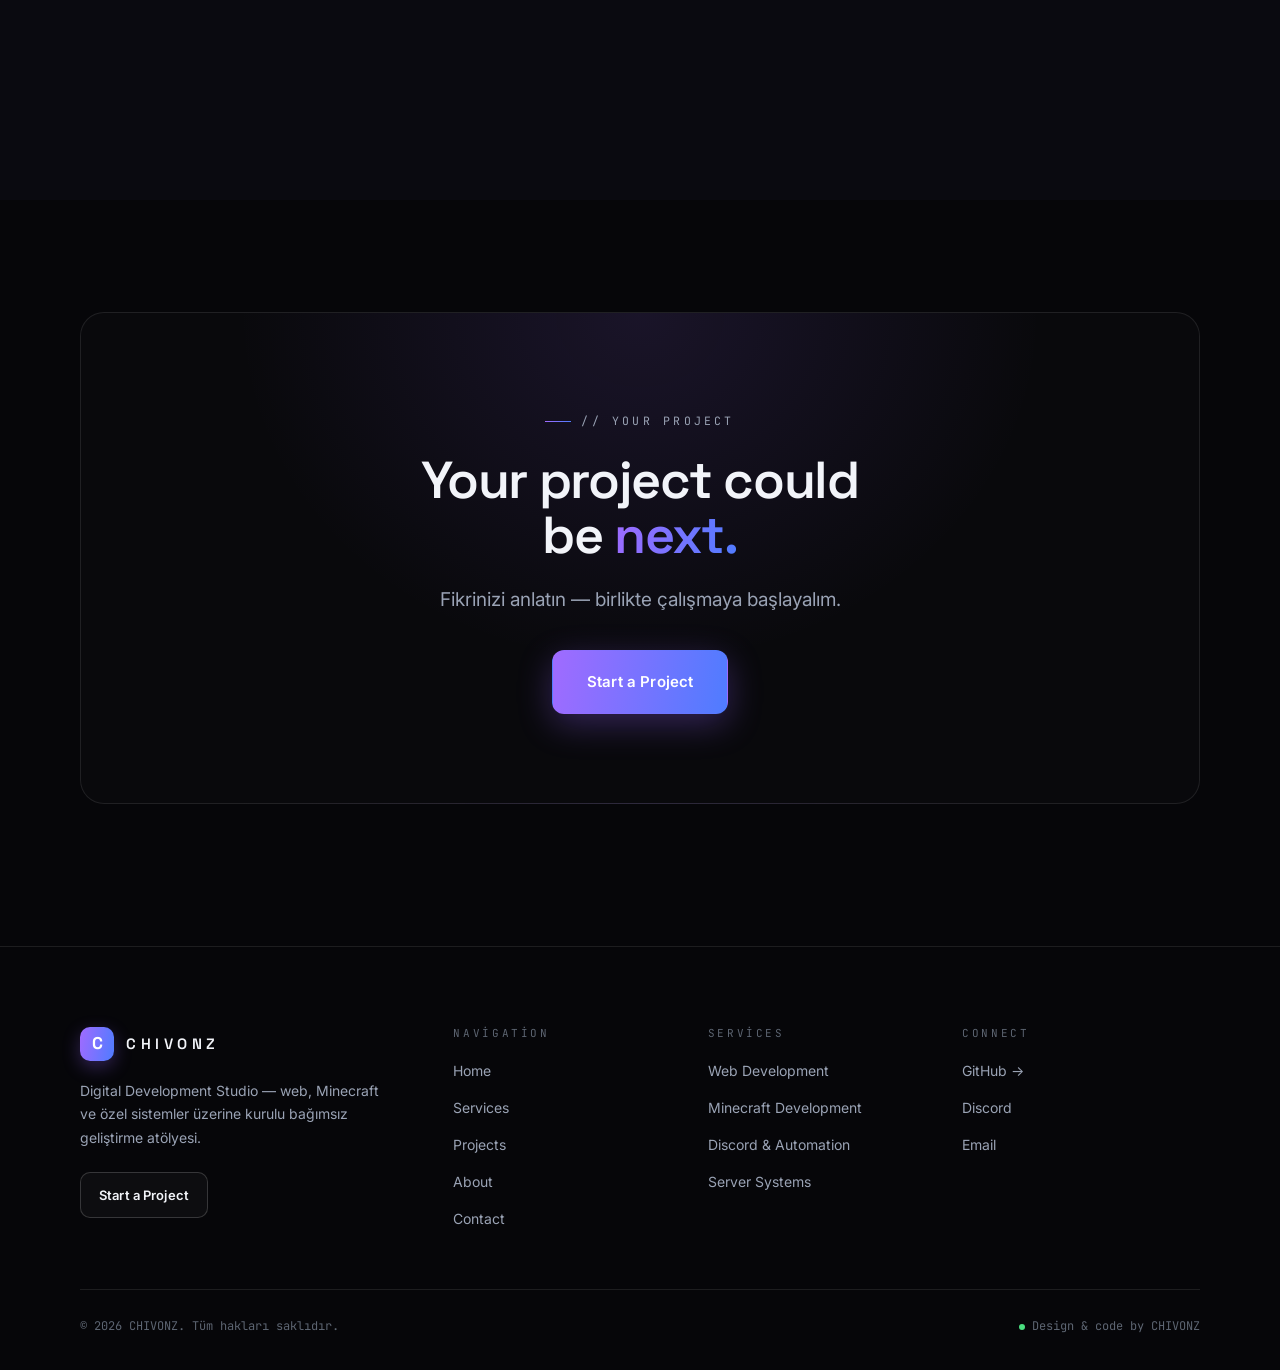
<file: projects.html>
<!DOCTYPE html>
<html lang="tr" class="no-js">
<head>
    <meta charset="UTF-8">
    <meta name="viewport" content="width=device-width, initial-scale=1.0">

    <title>CHIVONZ — Projects</title>
    <meta name="description" content="Web, Minecraft ve Discord alanında geliştirilen gerçek projeler: CHIVONZ Studio, Luminacraft sistemleri ve Discord bot sistemleri.">
    <meta name="theme-color" content="#060609">
    <link rel="canonical" href="https://chivonz66.github.io/Chivonz/projects.html">

    <meta property="og:type" content="website">
    <meta property="og:url" content="https://chivonz66.github.io/Chivonz/projects.html">
    <meta property="og:title" content="CHIVONZ — Projects">
    <meta property="og:description" content="Selected projects across web, Minecraft, Discord and software.">
    <meta property="og:site_name" content="CHIVONZ">
    <meta name="twitter:card" content="summary">
    <meta name="twitter:title" content="CHIVONZ — Projects">
    <meta name="twitter:description" content="Selected projects across web, Minecraft, Discord and software.">

    <link rel="icon" href="data:image/svg+xml,%3Csvg xmlns='http://www.w3.org/2000/svg' viewBox='0 0 64 64'%3E%3Cdefs%3E%3ClinearGradient id='g' x1='0' y1='0' x2='1' y2='1'%3E%3Cstop offset='0' stop-color='%238b5cf6'/%3E%3Cstop offset='1' stop-color='%234f7cff'/%3E%3C/linearGradient%3E%3C/defs%3E%3Crect width='64' height='64' rx='14' fill='%23060609'/%3E%3Ctext x='32' y='45' font-family='Arial' font-size='38' font-weight='700' text-anchor='middle' fill='url(%23g)'%3EC%3C/text%3E%3C/svg%3E">

    <script>document.documentElement.classList.add('js');</script>

    <link rel="preconnect" href="https://fonts.googleapis.com">
    <link rel="preconnect" href="https://fonts.gstatic.com" crossorigin>
    <link href="https://fonts.googleapis.com/css2?family=Inter:wght@400;500;600&family=JetBrains+Mono:wght@400;500&family=Space+Grotesk:wght@400;500;600;700&display=swap" rel="stylesheet">

    <link rel="stylesheet" href="css/global.css">
    <link rel="stylesheet" href="css/components.css">
    <link rel="stylesheet" href="css/pages.css">
    <link rel="stylesheet" href="css/responsive.css">
</head>
<body>
    <a class="skip-link" href="#main">İçeriğe geç</a>
    <div class="page-transition" id="pageTransition" aria-hidden="true"></div>
    <div class="page-bg" aria-hidden="true"></div>

    <div class="page-shell">
        <header class="site-header" id="siteHeader">
            <div class="container nav-wrap">
                <a class="brand" href="index.html" aria-label="CHIVONZ — ana sayfa">
                    <span class="brand-mark" aria-hidden="true">C</span>
                    <span class="brand-name">CHIVONZ</span>
                </a>
                <nav class="nav-desktop" aria-label="Ana menü">
                    <a class="nav-link" href="index.html">Home</a>
                    <a class="nav-link" href="services.html">Services</a>
                    <a class="nav-link" href="minecraft.html">Minecraft</a>
                    <a class="nav-link" href="web.html">Web</a>
                    <a class="nav-link" href="discord.html">Discord</a>
                    <a class="nav-link is-active" href="projects.html">Projects</a>
                    <a class="nav-link" href="about.html">About</a>
                    <a class="nav-link" href="contact.html">Contact</a>
                </nav>
                <div class="nav-cta">
                    <a class="btn btn-primary btn-sm btn-magnetic" href="contact.html">Start a Project</a>
                </div>
                <button class="nav-burger" id="navBurger" aria-expanded="false" aria-controls="mobileMenu" aria-label="Menüyü aç/kapat">
                    <span></span><span></span>
                </button>
            </div>
        </header>

        <div class="mobile-menu" id="mobileMenu" aria-hidden="true">
            <nav class="mm-links" aria-label="Mobil gezinme">
                <a class="mm-link" href="index.html"><span class="mm-num">01</span>Home</a>
                <a class="mm-link" href="services.html"><span class="mm-num">02</span>Services</a>
                <a class="mm-link" href="minecraft.html"><span class="mm-num">03</span>Minecraft</a>
                <a class="mm-link" href="web.html"><span class="mm-num">04</span>Web</a>
                <a class="mm-link" href="discord.html"><span class="mm-num">05</span>Discord</a>
                <a class="mm-link is-active" href="projects.html"><span class="mm-num">06</span>Projects</a>
                <a class="mm-link" href="about.html"><span class="mm-num">07</span>About</a>
                <a class="mm-link" href="contact.html"><span class="mm-num">08</span>Contact</a>
            </nav>
            <div class="mm-footer">
                <a class="btn btn-primary" href="contact.html">Start a Project</a>
                <a class="link-arrow" href="https://github.com/chivonz66" target="_blank" rel="noopener"><span class="link-underline">GitHub</span> →</a>
            </div>
        </div>

        <main id="main">

            <!-- HERO -->
            <section class="page-hero">
                <div class="container">
                    <p class="eyebrow reveal">// Projects</p>
                    <h1 class="h1 reveal" data-delay="1">Selected <span class="grad-text">work.</span></h1>
                    <p class="lead reveal" data-delay="2">Web, Minecraft ve Discord üzerinde geliştirilen gerçek çalışmalar.</p>
                </div>
            </section>

            <!-- FEATURED -->
            <section class="section section-tight" style="padding-top:24px">
                <div class="container">
                    <div class="featured-project reveal">
                        <div class="featured-copy">
                            <p class="eyebrow">// Featured</p>
                            <h2 class="h2">Discord Bot Sistemleri</h2>
                            <p>
                                Topluluk yönetimini otomatikleştiren bot çalışması:
                                moderasyon, ticket, doğrulama ve loglama botları ile
                                Minecraft sunucusu arasında köprü kuran entegrasyon.
                            </p>
                            <div class="chip">DISCORD</div>
                            <div class="fc-foot">
                                <span class="badge wip">Devam ediyor</span>
                                <a class="link-arrow" href="projects/discord-bots.html"><span class="link-underline">Project details</span> <svg viewBox="0 0 24 24" fill="none" stroke="currentColor" stroke-width="1.8" stroke-linecap="round" stroke-linejoin="round"><path d="M5 12h14"/><path d="M13 6l6 6-6 6"/></svg></a>
                            </div>
                        </div>
                        <div class="featured-visual" aria-hidden="true">
                            <span class="fv-badge">// Discord Automation</span>
                            <span class="fv-core">D</span>
                        </div>
                    </div>
                </div>
            </section>

            <!-- FILTERS + GRID -->
            <section class="section section-tight" style="padding-top:8px">
                <div class="container">
                    <div class="filters reveal" id="projectFilters" role="group" aria-label="Proje kategorileri">
                        <button class="filter-pill is-active" data-filter="ALL" aria-pressed="true">ALL</button>
                        <button class="filter-pill" data-filter="WEB" aria-pressed="false">WEB</button>
                        <button class="filter-pill" data-filter="MINECRAFT" aria-pressed="false">MINECRAFT</button>
                        <button class="filter-pill" data-filter="DISCORD" aria-pressed="false">DISCORD</button>
                        <button class="filter-pill" data-filter="SOFTWARE" aria-pressed="false">SOFTWARE</button>
                    </div>

                    <div class="projects-grid" id="projectsGrid">
                        <article class="project-card reveal" data-cat="WEB">
                            <div class="pc-top">
                                <span class="pc-cat">WEB</span>
                                <span class="badge live">Yayında</span>
                            </div>
                            <h3>CHIVONZ Studio</h3>
                            <p class="pc-desc">Bu stüdyo sitesi — statik öncelikli, çok sayfalı, GitHub Pages üzerinde yayında.</p>
                            <div class="pc-tags"><span class="tag">HTML</span><span class="tag">CSS</span><span class="tag">JavaScript</span></div>
                            <div class="pc-foot">
                                <a class="link-arrow" href="https://chivonz66.github.io/Chivonz/" target="_blank" rel="noopener"><span class="link-underline">Live</span> <svg viewBox="0 0 24 24" fill="none" stroke="currentColor" stroke-width="1.8" stroke-linecap="round" stroke-linejoin="round"><path d="M18 13v6a2 2 0 0 1-2 2H5a2 2 0 0 1-2-2V8a2 2 0 0 1 2-2h6"/><path d="M15 3h6v6"/><path d="M10 14 21 3"/></svg></a>
                                <a class="link-arrow accent" href="projects/chivonz.html"><span class="link-underline">Detay</span> <svg viewBox="0 0 24 24" fill="none" stroke="currentColor" stroke-width="1.8" stroke-linecap="round" stroke-linejoin="round"><path d="M5 12h14"/><path d="M13 6l6 6-6 6"/></svg></a>
                            </div>
                        </article>

                        <article class="project-card reveal" data-cat="MINECRAFT">
                            <div class="pc-top">
                                <span class="pc-cat">MINECRAFT</span>
                                <span class="badge wip">Devam ediyor</span>
                            </div>
                            <h3>Luminacraft Sistemleri</h3>
                            <p class="pc-desc">Klan, ekonomi ve staff modüllerini ortak veri katmanıyla birbirine bağlayan özel plugin mimarisi.</p>
                            <div class="pc-tags"><span class="tag">Java</span><span class="tag">Paper / Spigot</span><span class="tag">SQL</span></div>
                            <div class="pc-foot">
                                <a class="link-arrow accent" href="projects/luminacraft.html"><span class="link-underline">Detay</span> <svg viewBox="0 0 24 24" fill="none" stroke="currentColor" stroke-width="1.8" stroke-linecap="round" stroke-linejoin="round"><path d="M5 12h14"/><path d="M13 6l6 6-6 6"/></svg></a>
                            </div>
                        </article>

                        <article class="project-card reveal" data-cat="DISCORD">
                            <div class="pc-top">
                                <span class="pc-cat">DISCORD</span>
                                <span class="badge wip">Devam ediyor</span>
                            </div>
                            <h3>Discord Bot Sistemleri</h3>
                            <p class="pc-desc">Moderasyon, ticket, doğrulama ve loglama botları; Minecraft sunucusuyla köprü kuran entegrasyon.</p>
                            <div class="pc-tags"><span class="tag">Python</span><span class="tag">Discord API</span><span class="tag">Botlar</span></div>
                            <div class="pc-foot">
                                <a class="link-arrow accent" href="projects/discord-bots.html"><span class="link-underline">Detay</span> <svg viewBox="0 0 24 24" fill="none" stroke="currentColor" stroke-width="1.8" stroke-linecap="round" stroke-linejoin="round"><path d="M5 12h14"/><path d="M13 6l6 6-6 6"/></svg></a>
                            </div>
                        </article>

                        <article class="project-card reveal" data-cat="WEB">
                            <div class="pc-top">
                                <span class="pc-cat">WEB</span>
                                <span class="badge live">Yayında</span>
                            </div>
                            <h3>Web Projects</h3>
                            <p class="pc-desc">Statik öncelikli tanıtım ve landing site çalışmaları — framework ve build katmanı olmadan.</p>
                            <div class="pc-tags"><span class="tag">HTML</span><span class="tag">CSS</span><span class="tag">JavaScript</span></div>
                            <div class="pc-foot">
                                <a class="link-arrow" href="https://chivonz66.github.io/Chivonz/" target="_blank" rel="noopener"><span class="link-underline">Live</span> <svg viewBox="0 0 24 24" fill="none" stroke="currentColor" stroke-width="1.8" stroke-linecap="round" stroke-linejoin="round"><path d="M18 13v6a2 2 0 0 1-2 2H5a2 2 0 0 1-2-2V8a2 2 0 0 1 2-2h6"/><path d="M15 3h6v6"/><path d="M10 14 21 3"/></svg></a>
                                <a class="link-arrow accent" href="web.html"><span class="link-underline">Detay</span> <svg viewBox="0 0 24 24" fill="none" stroke="currentColor" stroke-width="1.8" stroke-linecap="round" stroke-linejoin="round"><path d="M5 12h14"/><path d="M13 6l6 6-6 6"/></svg></a>
                            </div>
                        </article>
                    </div>

                    <p class="projects-empty" id="projectsEmpty" style="display:none">Bu kategoride henüz proje yok.</p>
                </div>
            </section>

            <!-- FINAL CTA -->
            <section class="section">
                <div class="container">
                    <div class="final-cta reveal">
                        <p class="eyebrow">// Your project</p>
                        <h2 class="h2">Your project could be <span class="grad-text">next.</span></h2>
                        <p class="lead">Fikrinizi anlatın — birlikte çalışmaya başlayalım.</p>
                        <div class="cta-actions">
                            <a class="btn btn-primary btn-lg btn-magnetic" href="contact.html">Start a Project</a>
                        </div>
                    </div>
                </div>
            </section>
        </main>

        <footer class="site-footer">
            <div class="container">
                <div class="footer-grid">
                    <div class="footer-brand">
                        <a class="brand" href="index.html"><span class="brand-mark" aria-hidden="true">C</span><span class="brand-name">CHIVONZ</span></a>
                        <p>Digital Development Studio — web, Minecraft ve özel sistemler üzerine kurulu bağımsız geliştirme atölyesi.</p>
                        <a class="btn btn-ghost btn-sm" href="contact.html">Start a Project</a>
                    </div>
                    <nav class="footer-col" aria-label="Sayfalar">
                        <h4>Navigation</h4>
                        <ul>
                            <li><a href="index.html">Home</a></li>
                            <li><a href="services.html">Services</a></li>
                            <li><a href="projects.html">Projects</a></li>
                            <li><a href="about.html">About</a></li>
                            <li><a href="contact.html">Contact</a></li>
                        </ul>
                    </nav>
                    <nav class="footer-col" aria-label="Hizmetler">
                        <h4>Services</h4>
                        <ul>
                            <li><a href="web.html">Web Development</a></li>
                            <li><a href="minecraft.html">Minecraft Development</a></li>
                            <li><a href="discord.html">Discord &amp; Automation</a></li>
                            <li><a href="services.html">Server Systems</a></li>
                        </ul>
                    </nav>
                    <div class="footer-col">
                        <h4>Connect</h4>
                        <ul>
                            <li><a href="https://github.com/chivonz66" target="_blank" rel="noopener">GitHub →</a></li>
                            <li><a href="contact.html">Discord</a></li>
                            <li><a href="contact.html">Email</a></li>
                        </ul>
                    </div>
                </div>
                <div class="footer-bottom">
                    <p>© <span id="footerYear">2026</span> CHIVONZ. Tüm hakları saklıdır.</p>
                    <p><span class="footer-dot" aria-hidden="true"></span>Design &amp; code by CHIVONZ</p>
                </div>
            </div>
        </footer>
    </div>

    <script src="js/main.js" defer></script>
    <script src="js/projects.js" defer></script>
</body>
</html>
</file>
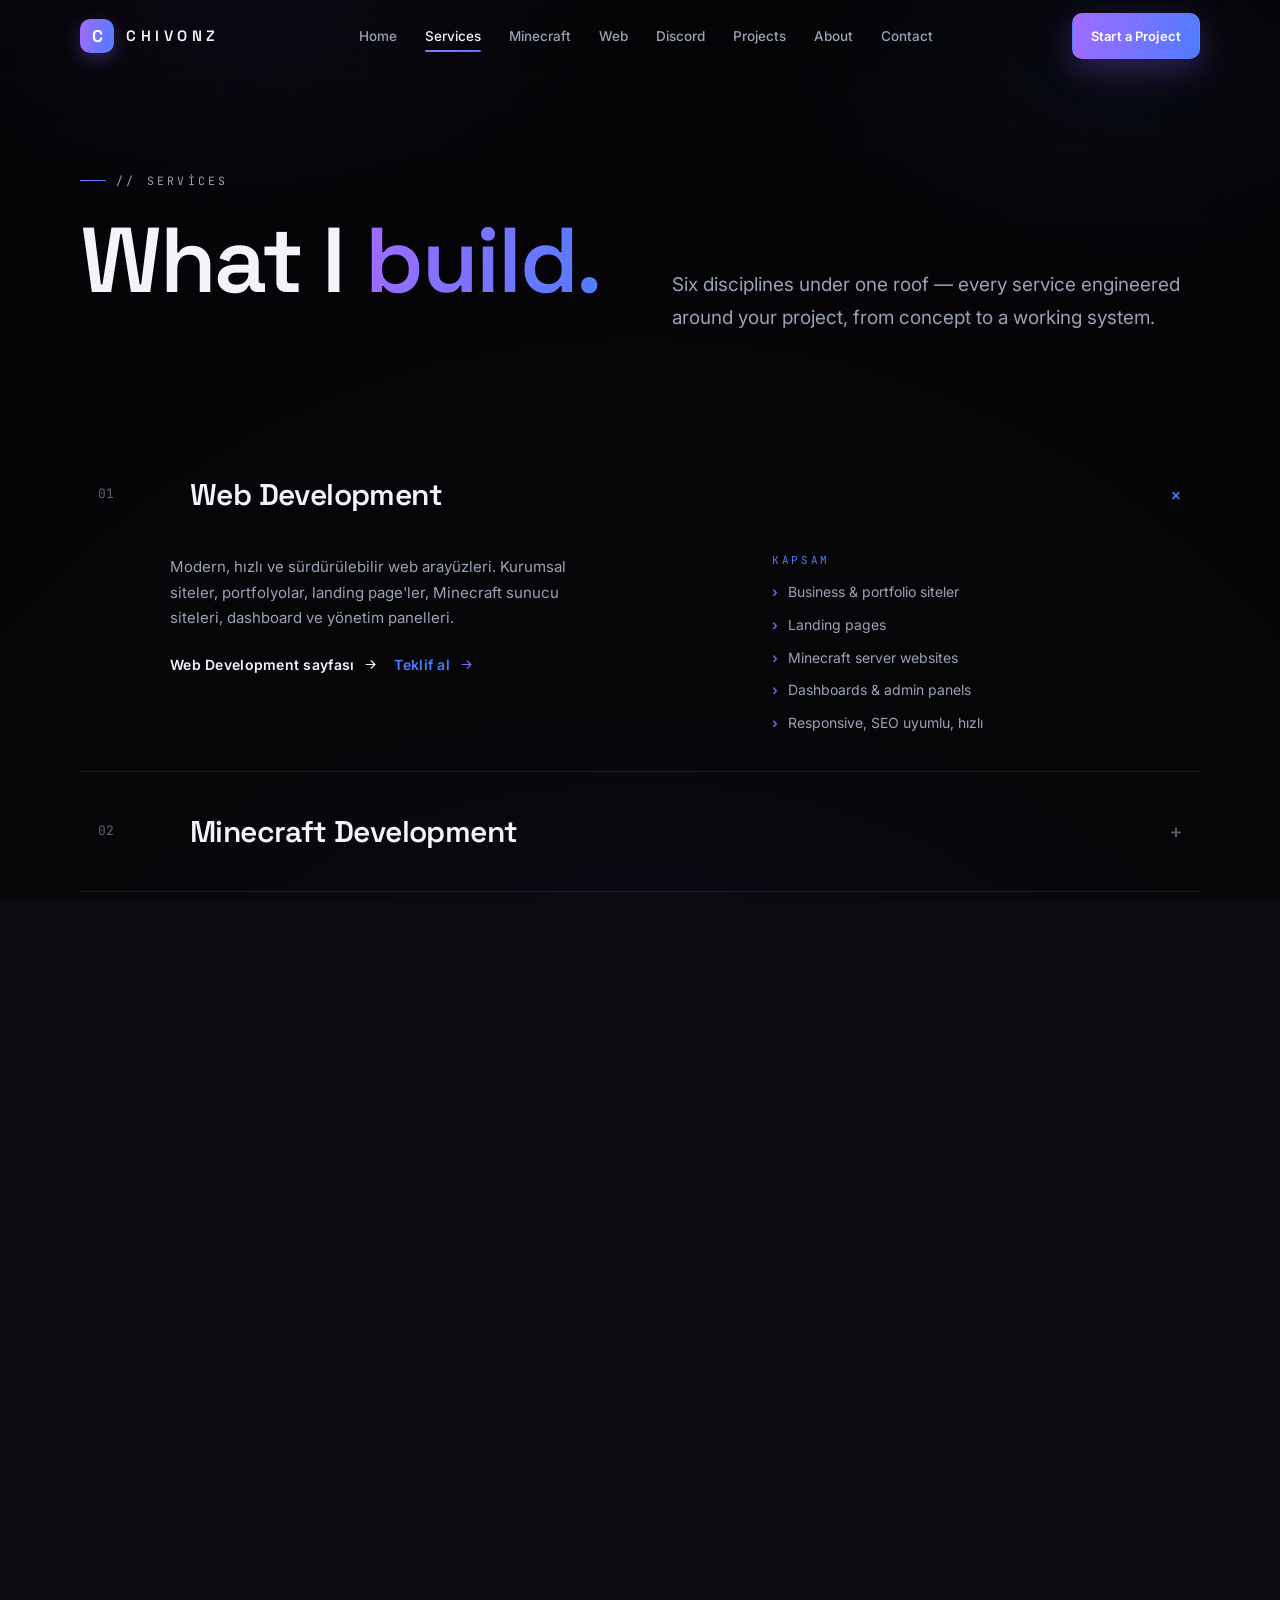
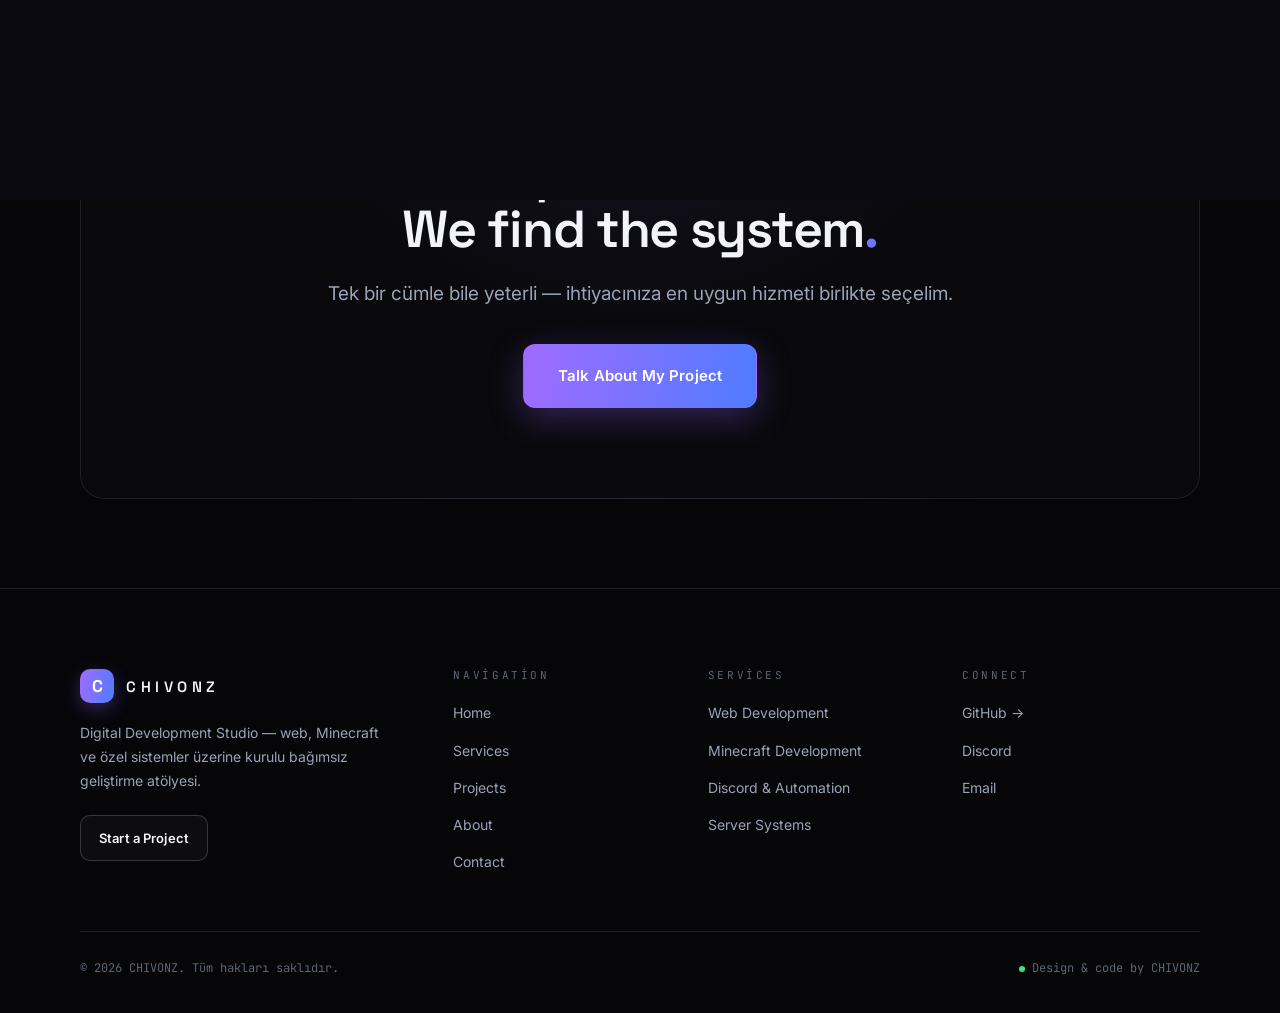
<file: services.html>
<!DOCTYPE html>
<html lang="tr" class="no-js">
<head>
    <meta charset="UTF-8">
    <meta name="viewport" content="width=device-width, initial-scale=1.0">

    <title>CHIVONZ — Development Services</title>
    <meta name="description" content="Six disciplines under one roof: Web, Minecraft, Discord & Automation, Server Systems, UI/GUI and Custom Software.">
    <meta name="theme-color" content="#060609">
    <link rel="canonical" href="https://chivonz66.github.io/Chivonz/services.html">

    <meta property="og:type" content="website">
    <meta property="og:url" content="https://chivonz66.github.io/Chivonz/services.html">
    <meta property="og:title" content="CHIVONZ — Development Services">
    <meta property="og:description" content="Web, Minecraft, Discord & Automation, Server Systems, UI/GUI and Custom Software.">
    <meta property="og:site_name" content="CHIVONZ">
    <meta name="twitter:card" content="summary">
    <meta name="twitter:title" content="CHIVONZ — Development Services">
    <meta name="twitter:description" content="Web, Minecraft, Discord & Automation, Server Systems, UI/GUI and Custom Software.">

    <link rel="icon" href="data:image/svg+xml,%3Csvg xmlns='http://www.w3.org/2000/svg' viewBox='0 0 64 64'%3E%3Cdefs%3E%3ClinearGradient id='g' x1='0' y1='0' x2='1' y2='1'%3E%3Cstop offset='0' stop-color='%238b5cf6'/%3E%3Cstop offset='1' stop-color='%234f7cff'/%3E%3C/linearGradient%3E%3C/defs%3E%3Crect width='64' height='64' rx='14' fill='%23060609'/%3E%3Ctext x='32' y='45' font-family='Arial' font-size='38' font-weight='700' text-anchor='middle' fill='url(%23g)'%3EC%3C/text%3E%3C/svg%3E">

    <script>document.documentElement.classList.add('js');</script>

    <link rel="preconnect" href="https://fonts.googleapis.com">
    <link rel="preconnect" href="https://fonts.gstatic.com" crossorigin>
    <link href="https://fonts.googleapis.com/css2?family=Inter:wght@400;500;600&family=JetBrains+Mono:wght@400;500&family=Space+Grotesk:wght@400;500;600;700&display=swap" rel="stylesheet">

    <link rel="stylesheet" href="css/global.css">
    <link rel="stylesheet" href="css/components.css">
    <link rel="stylesheet" href="css/pages.css">
    <link rel="stylesheet" href="css/responsive.css">
</head>
<body>
    <a class="skip-link" href="#main">İçeriğe geç</a>
    <div class="page-transition" id="pageTransition" aria-hidden="true"></div>
    <div class="page-bg" aria-hidden="true"></div>

    <div class="page-shell">
        <header class="site-header" id="siteHeader">
            <div class="container nav-wrap">
                <a class="brand" href="index.html" aria-label="CHIVONZ — ana sayfa">
                    <span class="brand-mark" aria-hidden="true">C</span>
                    <span class="brand-name">CHIVONZ</span>
                </a>
                <nav class="nav-desktop" aria-label="Ana menü">
                    <a class="nav-link" href="index.html">Home</a>
                    <a class="nav-link is-active" href="services.html">Services</a>
                    <a class="nav-link" href="minecraft.html">Minecraft</a>
                    <a class="nav-link" href="web.html">Web</a>
                    <a class="nav-link" href="discord.html">Discord</a>
                    <a class="nav-link" href="projects.html">Projects</a>
                    <a class="nav-link" href="about.html">About</a>
                    <a class="nav-link" href="contact.html">Contact</a>
                </nav>
                <div class="nav-cta">
                    <a class="btn btn-primary btn-sm btn-magnetic" href="contact.html">Start a Project</a>
                </div>
                <button class="nav-burger" id="navBurger" aria-expanded="false" aria-controls="mobileMenu" aria-label="Menüyü aç/kapat">
                    <span></span><span></span>
                </button>
            </div>
        </header>

        <div class="mobile-menu" id="mobileMenu" aria-hidden="true">
            <nav class="mm-links" aria-label="Mobil gezinme">
                <a class="mm-link" href="index.html"><span class="mm-num">01</span>Home</a>
                <a class="mm-link is-active" href="services.html"><span class="mm-num">02</span>Services</a>
                <a class="mm-link" href="minecraft.html"><span class="mm-num">03</span>Minecraft</a>
                <a class="mm-link" href="web.html"><span class="mm-num">04</span>Web</a>
                <a class="mm-link" href="discord.html"><span class="mm-num">05</span>Discord</a>
                <a class="mm-link" href="projects.html"><span class="mm-num">06</span>Projects</a>
                <a class="mm-link" href="about.html"><span class="mm-num">07</span>About</a>
                <a class="mm-link" href="contact.html"><span class="mm-num">08</span>Contact</a>
            </nav>
            <div class="mm-footer">
                <a class="btn btn-primary" href="contact.html">Start a Project</a>
                <a class="link-arrow" href="https://github.com/chivonz66" target="_blank" rel="noopener"><span class="link-underline">GitHub</span> →</a>
            </div>
        </div>

        <main id="main">

            <!-- HERO -->
            <section class="page-hero">
                <div class="container page-hero-inline">
                    <div>
                        <p class="eyebrow reveal">// Services</p>
                        <h1 class="h1 reveal" data-delay="1">What I <span class="grad-text">build.</span></h1>
                    </div>
                    <p class="lead reveal" data-delay="2" style="max-width:44ch;margin-bottom:0">
                        Six disciplines under one roof — every service engineered around
                        your project, from concept to a working system.
                    </p>
                </div>
            </section>

            <!-- SERVICE LIST -->
            <section class="section section-tight" style="padding-top:24px">
                <div class="container">
                    <div>
                        <details class="detail-row reveal" open>
                            <summary>
                                <span class="sr-index">01</span>
                                <span class="sr-title">Web Development</span>
                                <span class="sr-plus" aria-hidden="true">+</span>
                            </summary>
                            <div class="detail-body">
                                <div>
                                    <p>Modern, hızlı ve sürdürülebilir web arayüzleri. Kurumsal siteler, portfolyolar, landing page'ler, Minecraft sunucu siteleri, dashboard ve yönetim panelleri.</p>
                                    <div class="detail-links">
                                        <a class="link-arrow" href="web.html"><span class="link-underline">Web Development sayfası</span> <svg viewBox="0 0 24 24" fill="none" stroke="currentColor" stroke-width="1.8" stroke-linecap="round" stroke-linejoin="round"><path d="M5 12h14"/><path d="M13 6l6 6-6 6"/></svg></a>
                                        <a class="link-arrow accent" href="contact.html"><span class="link-underline">Teklif al</span> <svg viewBox="0 0 24 24" fill="none" stroke="currentColor" stroke-width="1.8" stroke-linecap="round" stroke-linejoin="round"><path d="M5 12h14"/><path d="M13 6l6 6-6 6"/></svg></a>
                                    </div>
                                </div>
                                <div class="detail-feats">
                                    <h4>Kapsam</h4>
                                    <ul>
                                        <li>Business &amp; portfolio siteler</li>
                                        <li>Landing pages</li>
                                        <li>Minecraft server websites</li>
                                        <li>Dashboards &amp; admin panels</li>
                                        <li>Responsive, SEO uyumlu, hızlı</li>
                                    </ul>
                                </div>
                            </div>
                        </details>

                        <details class="detail-row reveal">
                            <summary>
                                <span class="sr-index">02</span>
                                <span class="sr-title">Minecraft Development</span>
                                <span class="sr-plus" aria-hidden="true">+</span>
                            </summary>
                            <div class="detail-body">
                                <div>
                                    <p>Sunucunuza özel plugin ve sistem geliştirme: klan, ekonomi, PvP, quest, staff yönetimi, özel GUI'ler ve veritabanı/API entegrasyonları.</p>
                                    <div class="detail-links">
                                        <a class="link-arrow" href="minecraft.html"><span class="link-underline">Minecraft Development sayfası</span> <svg viewBox="0 0 24 24" fill="none" stroke="currentColor" stroke-width="1.8" stroke-linecap="round" stroke-linejoin="round"><path d="M5 12h14"/><path d="M13 6l6 6-6 6"/></svg></a>
                                    </div>
                                </div>
                                <div class="detail-feats">
                                    <h4>Kapsam</h4>
                                    <ul>
                                        <li>Paper / Spigot / Bukkit</li>
                                        <li>Özel GUI &amp; menü sistemleri</li>
                                        <li>Ekonomi, klan, PvP, quest</li>
                                        <li>Discord entegrasyonu</li>
                                        <li>Veritabanı &amp; API sistemleri</li>
                                    </ul>
                                </div>
                            </div>
                        </details>

                        <details class="detail-row reveal">
                            <summary>
                                <span class="sr-index">03</span>
                                <span class="sr-title">Discord &amp; Automation</span>
                                <span class="sr-plus" aria-hidden="true">+</span>
                            </summary>
                            <div class="detail-body">
                                <div>
                                    <p>Topluluk yönetimini kolaylaştıran Discord botları: ticket, moderasyon, doğrulama, loglama ve Minecraft ile sunucu-içi entegrasyon.</p>
                                    <div class="detail-links">
                                        <a class="link-arrow" href="discord.html"><span class="link-underline">Discord &amp; Automation sayfası</span> <svg viewBox="0 0 24 24" fill="none" stroke="currentColor" stroke-width="1.8" stroke-linecap="round" stroke-linejoin="round"><path d="M5 12h14"/><path d="M13 6l6 6-6 6"/></svg></a>
                                    </div>
                                </div>
                                <div class="detail-feats">
                                    <h4>Kapsam</h4>
                                    <ul>
                                        <li>Bot &amp; otomasyon geliştirme</li>
                                        <li>Ticket &amp; moderasyon</li>
                                        <li>Doğrulama sistemleri</li>
                                        <li>Loglama &amp; staff sistemleri</li>
                                        <li>Minecraft ⇄ Discord köprüsü</li>
                                    </ul>
                                </div>
                            </div>
                        </details>

                        <details class="detail-row reveal">
                            <summary>
                                <span class="sr-index">04</span>
                                <span class="sr-title">Server Systems</span>
                                <span class="sr-plus" aria-hidden="true">+</span>
                            </summary>
                            <div class="detail-body">
                                <div>
                                    <p>Minecraft sunucu altyapısı ve optimizasyon: kurulum, performans, güvenlik, izin sistemleri ve veritabanı mimarisi.</p>
                                    <div class="detail-links">
                                        <a class="link-arrow accent" href="contact.html"><span class="link-underline">Projenizi tartışın</span> <svg viewBox="0 0 24 24" fill="none" stroke="currentColor" stroke-width="1.8" stroke-linecap="round" stroke-linejoin="round"><path d="M5 12h14"/><path d="M13 6l6 6-6 6"/></svg></a>
                                    </div>
                                </div>
                                <div class="detail-feats">
                                    <h4>Kapsam</h4>
                                    <ul>
                                        <li>Sunucu kurulum &amp; yönetim</li>
                                        <li>Performans optimizasyonu</li>
                                        <li>Plugin mimarisi</li>
                                        <li>Permission sistemleri</li>
                                        <li>Güvenlik &amp; otomasyon</li>
                                    </ul>
                                </div>
                            </div>
                        </details>

                        <details class="detail-row reveal">
                            <summary>
                                <span class="sr-index">05</span>
                                <span class="sr-title">UI / GUI Design</span>
                                <span class="sr-plus" aria-hidden="true">+</span>
                            </summary>
                            <div class="detail-body">
                                <div>
                                    <p>Web ve oyun içi deneyimde temiz, tutarlı arayüzler: Minecraft GUI'leri, resource pack arayüzleri, sunucu menüleri ve web UI.</p>
                                    <div class="detail-links">
                                        <a class="link-arrow accent" href="contact.html"><span class="link-underline">Projenizi tartışın</span> <svg viewBox="0 0 24 24" fill="none" stroke="currentColor" stroke-width="1.8" stroke-linecap="round" stroke-linejoin="round"><path d="M5 12h14"/><path d="M13 6l6 6-6 6"/></svg></a>
                                    </div>
                                </div>
                                <div class="detail-feats">
                                    <h4>Kapsam</h4>
                                    <ul>
                                        <li>Minecraft GUI &amp; menüler</li>
                                        <li>Resource pack arayüzleri</li>
                                        <li>Web UI &amp; dashboard UI</li>
                                        <li>Tutarlı tasarım dili</li>
                                    </ul>
                                </div>
                            </div>
                        </details>

                        <details class="detail-row reveal">
                            <summary>
                                <span class="sr-index">06</span>
                                <span class="sr-title">Custom Software</span>
                                <span class="sr-plus" aria-hidden="true">+</span>
                            </summary>
                            <div class="detail-body">
                                <div>
                                    <p>Hazır çözümlerin yetmediği durumlar için özel yazılımlar: otomasyon, API'ler, iç dashboard'lar ve veri entegrasyonları.</p>
                                    <div class="detail-links">
                                        <a class="link-arrow accent" href="contact.html"><span class="link-underline">Fikrinizi anlatın</span> <svg viewBox="0 0 24 24" fill="none" stroke="currentColor" stroke-width="1.8" stroke-linecap="round" stroke-linejoin="round"><path d="M5 12h14"/><path d="M13 6l6 6-6 6"/></svg></a>
                                    </div>
                                </div>
                                <div class="detail-feats">
                                    <h4>Kapsam</h4>
                                    <ul>
                                        <li>Otomasyon araçları</li>
                                        <li>REST API &amp; entegrasyonlar</li>
                                        <li>İç dashboard &amp; veri sistemleri</li>
                                        <li>Sıfırdan, özel çözümler</li>
                                    </ul>
                                </div>
                            </div>
                        </details>
                    </div>
                </div>
            </section>

            <!-- HELP BAND -->
            <section class="section section-tight">
                <div class="container">
                    <div class="final-cta reveal">
                        <p class="eyebrow">// Not sure where to start</p>
                        <h2 class="h2">Describe the problem.<br>We find the system<span class="grad-text">.</span></h2>
                        <p class="lead">Tek bir cümle bile yeterli — ihtiyacınıza en uygun hizmeti birlikte seçelim.</p>
                        <div class="cta-actions">
                            <a class="btn btn-primary btn-lg btn-magnetic" href="contact.html">Talk About My Project</a>
                        </div>
                    </div>
                </div>
            </section>
        </main>

        <footer class="site-footer">
            <div class="container">
                <div class="footer-grid">
                    <div class="footer-brand">
                        <a class="brand" href="index.html"><span class="brand-mark" aria-hidden="true">C</span><span class="brand-name">CHIVONZ</span></a>
                        <p>Digital Development Studio — web, Minecraft ve özel sistemler üzerine kurulu bağımsız geliştirme atölyesi.</p>
                        <a class="btn btn-ghost btn-sm" href="contact.html">Start a Project</a>
                    </div>
                    <nav class="footer-col" aria-label="Sayfalar">
                        <h4>Navigation</h4>
                        <ul>
                            <li><a href="index.html">Home</a></li>
                            <li><a href="services.html">Services</a></li>
                            <li><a href="projects.html">Projects</a></li>
                            <li><a href="about.html">About</a></li>
                            <li><a href="contact.html">Contact</a></li>
                        </ul>
                    </nav>
                    <nav class="footer-col" aria-label="Hizmetler">
                        <h4>Services</h4>
                        <ul>
                            <li><a href="web.html">Web Development</a></li>
                            <li><a href="minecraft.html">Minecraft Development</a></li>
                            <li><a href="discord.html">Discord &amp; Automation</a></li>
                            <li><a href="services.html">Server Systems</a></li>
                        </ul>
                    </nav>
                    <div class="footer-col">
                        <h4>Connect</h4>
                        <ul>
                            <li><a href="https://github.com/chivonz66" target="_blank" rel="noopener">GitHub →</a></li>
                            <li><a href="contact.html">Discord</a></li>
                            <li><a href="contact.html">Email</a></li>
                        </ul>
                    </div>
                </div>
                <div class="footer-bottom">
                    <p>© <span id="footerYear">2026</span> CHIVONZ. Tüm hakları saklıdır.</p>
                    <p><span class="footer-dot" aria-hidden="true"></span>Design &amp; code by CHIVONZ</p>
                </div>
            </div>
        </footer>
    </div>

    <script src="js/main.js" defer></script>
</body>
</html>
</file>
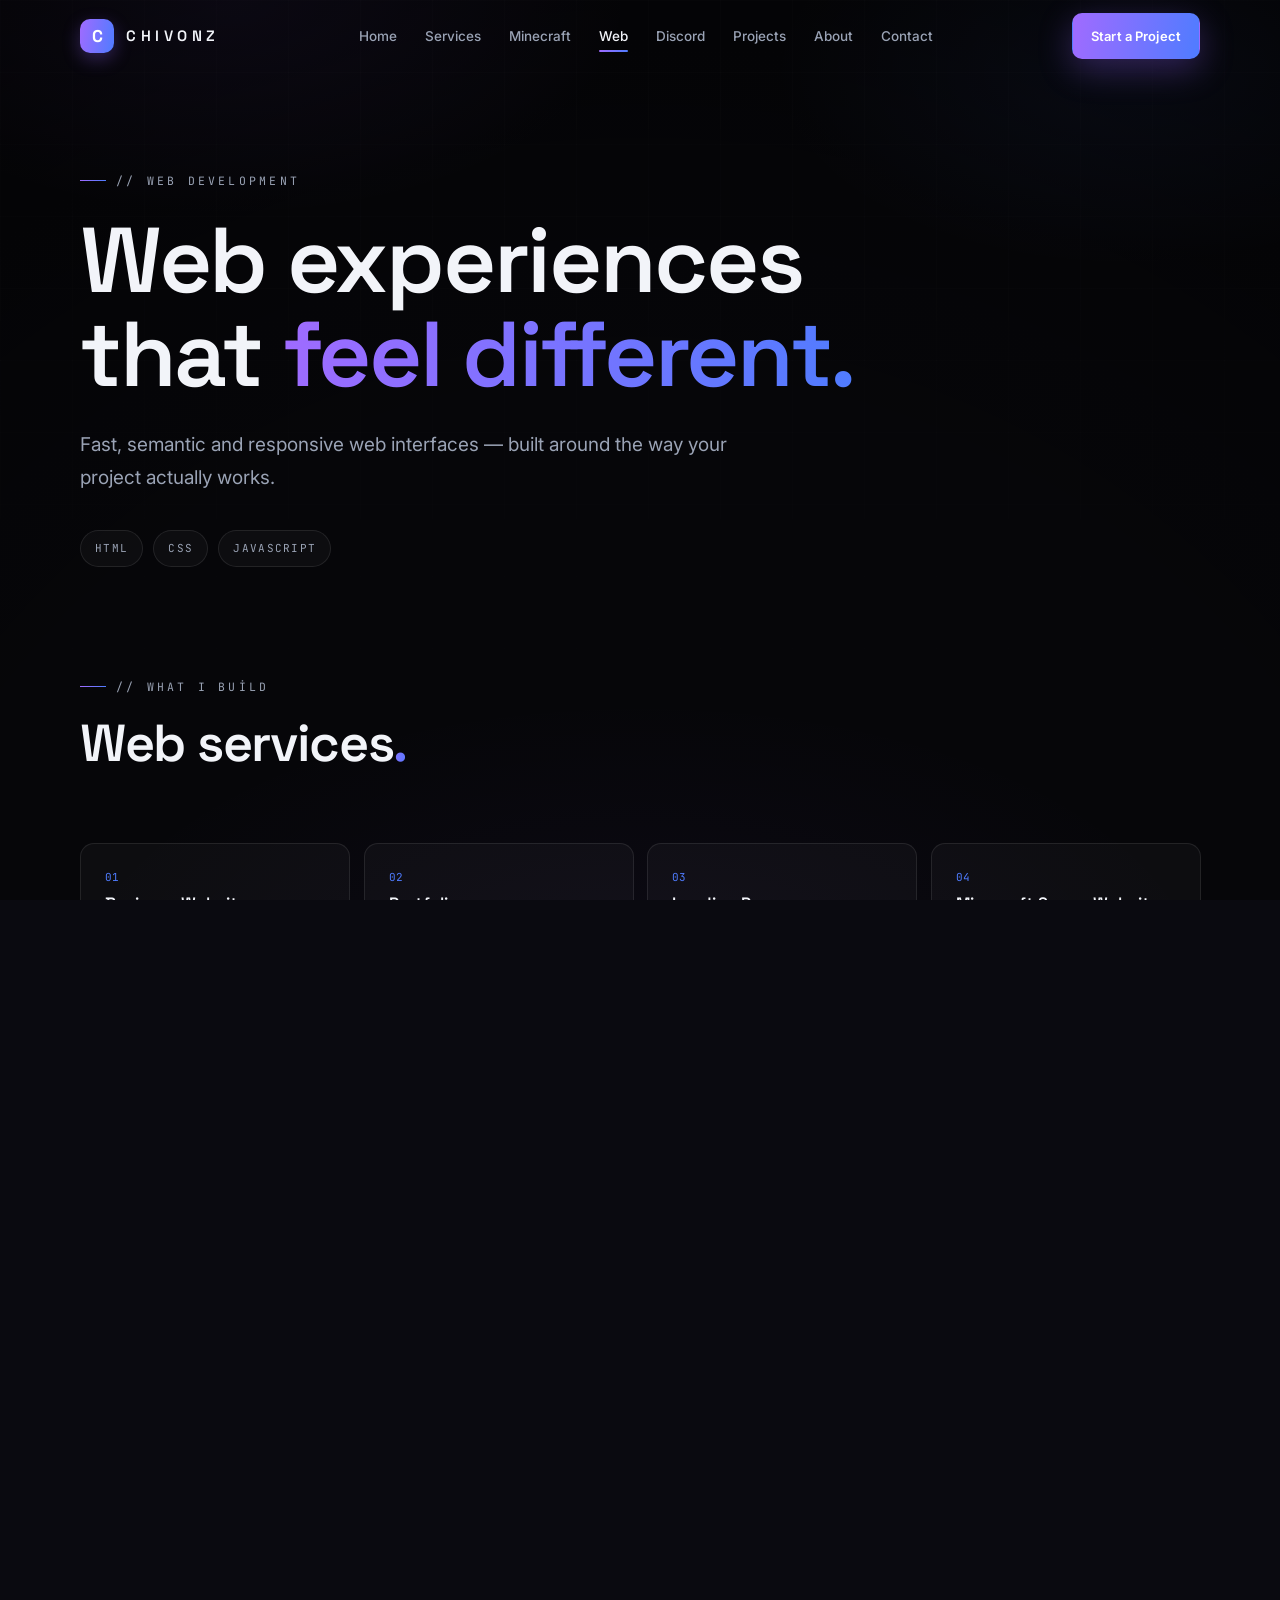
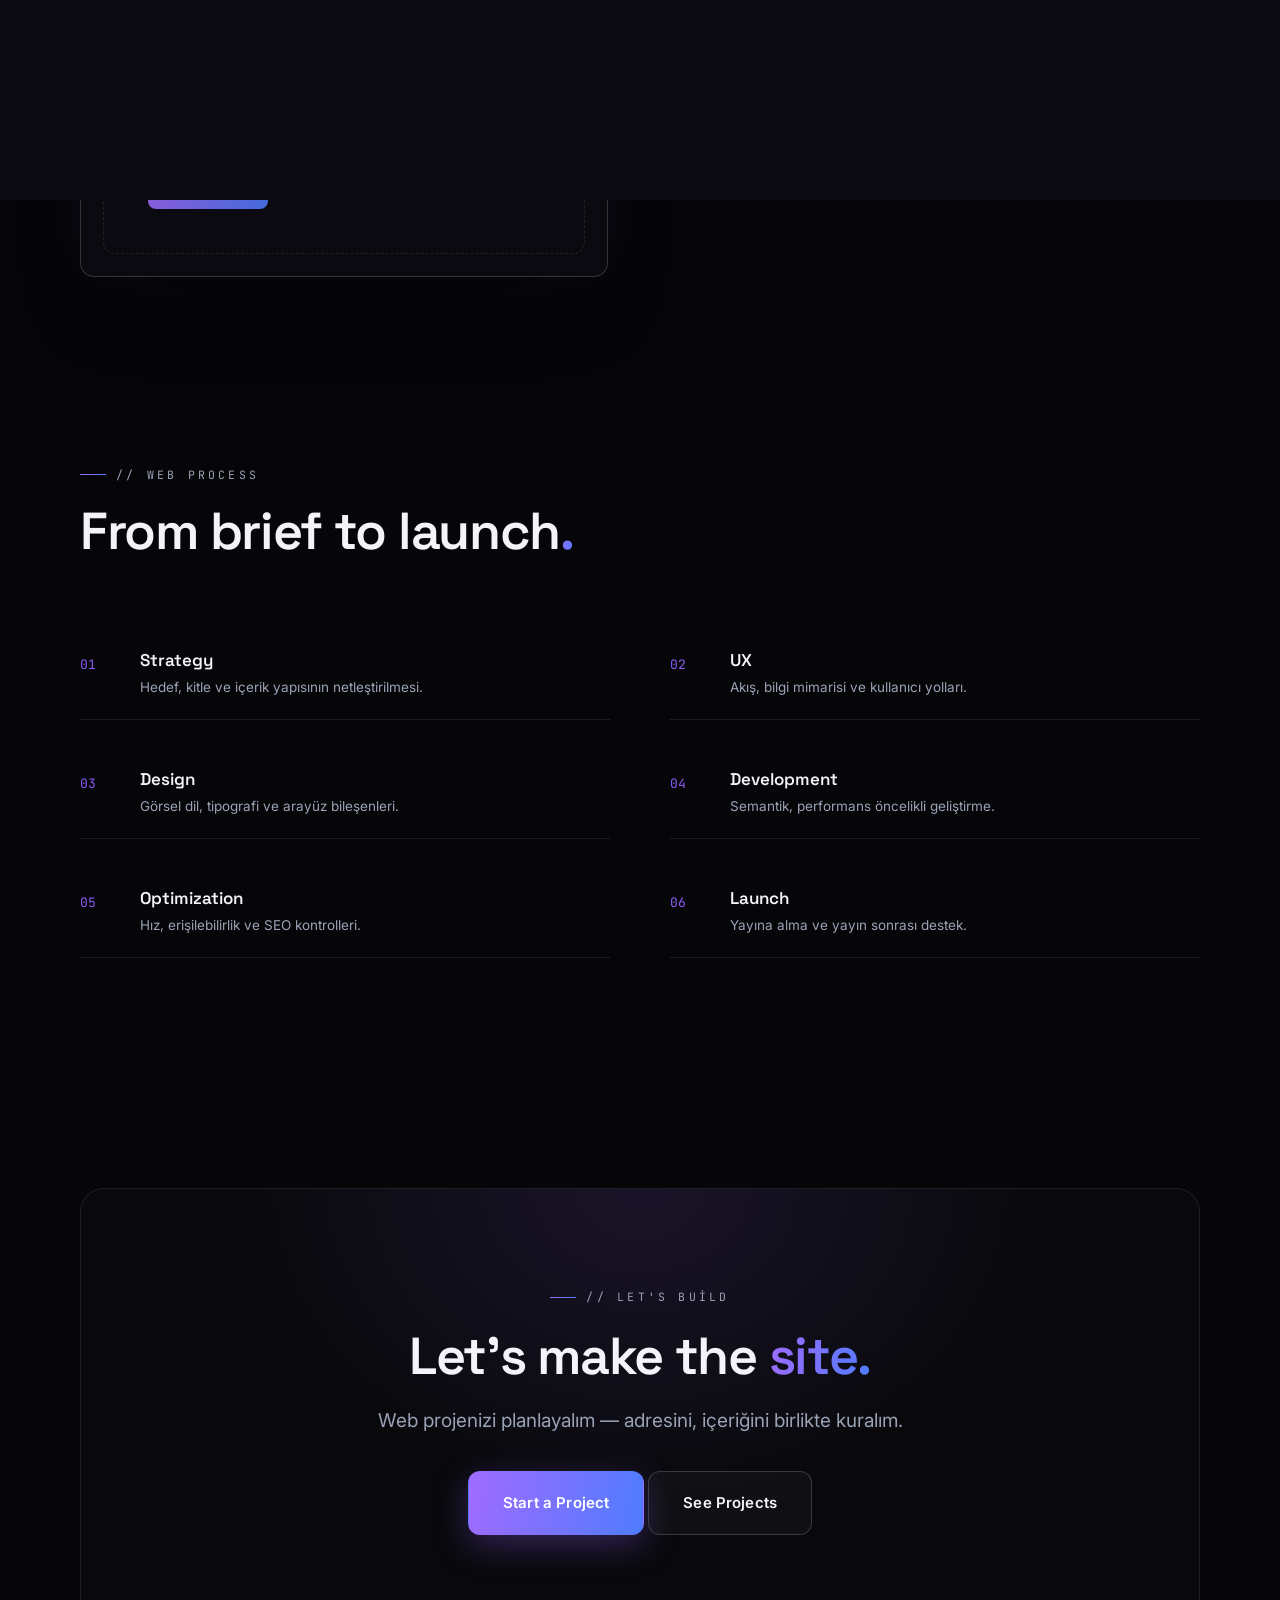
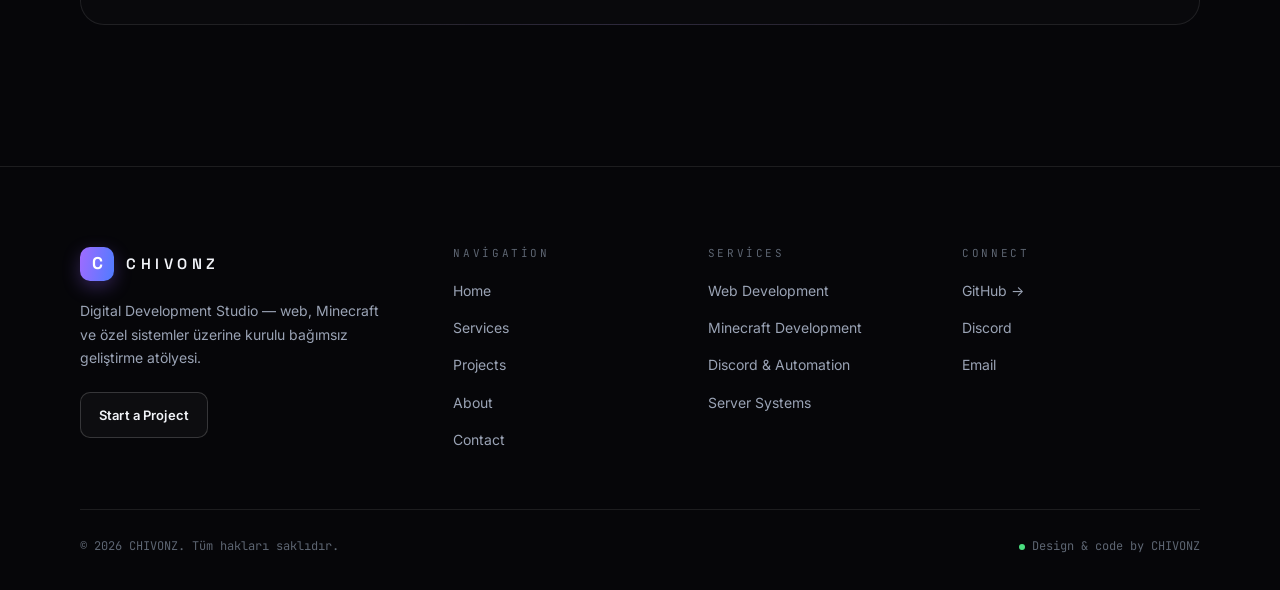
<file: web.html>
<!DOCTYPE html>
<html lang="tr" class="no-js">
<head>
    <meta charset="UTF-8">
    <meta name="viewport" content="width=device-width, initial-scale=1.0">

    <title>CHIVONZ — Web Development</title>
    <meta name="description" content="Business websites, portfolios, landing pages, dashboards and Minecraft server websites — fast, semantic and responsive.">
    <meta name="theme-color" content="#060609">
    <link rel="canonical" href="https://chivonz66.github.io/Chivonz/web.html">

    <meta property="og:type" content="website">
    <meta property="og:url" content="https://chivonz66.github.io/Chivonz/web.html">
    <meta property="og:title" content="CHIVONZ — Web Development">
    <meta property="og:description" content="Web experiences that feel different.">
    <meta property="og:site_name" content="CHIVONZ">
    <meta name="twitter:card" content="summary">
    <meta name="twitter:title" content="CHIVONZ — Web Development">
    <meta name="twitter:description" content="Web experiences that feel different.">

    <link rel="icon" href="data:image/svg+xml,%3Csvg xmlns='http://www.w3.org/2000/svg' viewBox='0 0 64 64'%3E%3Cdefs%3E%3ClinearGradient id='g' x1='0' y1='0' x2='1' y2='1'%3E%3Cstop offset='0' stop-color='%238b5cf6'/%3E%3Cstop offset='1' stop-color='%234f7cff'/%3E%3C/linearGradient%3E%3C/defs%3E%3Crect width='64' height='64' rx='14' fill='%23060609'/%3E%3Ctext x='32' y='45' font-family='Arial' font-size='38' font-weight='700' text-anchor='middle' fill='url(%23g)'%3EC%3C/text%3E%3C/svg%3E">

    <script>document.documentElement.classList.add('js');</script>

    <link rel="preconnect" href="https://fonts.googleapis.com">
    <link rel="preconnect" href="https://fonts.gstatic.com" crossorigin>
    <link href="https://fonts.googleapis.com/css2?family=Inter:wght@400;500;600&family=JetBrains+Mono:wght@400;500&family=Space+Grotesk:wght@400;500;600;700&display=swap" rel="stylesheet">

    <link rel="stylesheet" href="css/global.css">
    <link rel="stylesheet" href="css/components.css">
    <link rel="stylesheet" href="css/pages.css">
    <link rel="stylesheet" href="css/responsive.css">
</head>
<body>
    <a class="skip-link" href="#main">İçeriğe geç</a>
    <div class="page-transition" id="pageTransition" aria-hidden="true"></div>
    <div class="page-bg" aria-hidden="true"></div>

    <div class="page-shell">
        <header class="site-header" id="siteHeader">
            <div class="container nav-wrap">
                <a class="brand" href="index.html" aria-label="CHIVONZ — ana sayfa">
                    <span class="brand-mark" aria-hidden="true">C</span>
                    <span class="brand-name">CHIVONZ</span>
                </a>
                <nav class="nav-desktop" aria-label="Ana menü">
                    <a class="nav-link" href="index.html">Home</a>
                    <a class="nav-link" href="services.html">Services</a>
                    <a class="nav-link" href="minecraft.html">Minecraft</a>
                    <a class="nav-link is-active" href="web.html">Web</a>
                    <a class="nav-link" href="discord.html">Discord</a>
                    <a class="nav-link" href="projects.html">Projects</a>
                    <a class="nav-link" href="about.html">About</a>
                    <a class="nav-link" href="contact.html">Contact</a>
                </nav>
                <div class="nav-cta">
                    <a class="btn btn-primary btn-sm btn-magnetic" href="contact.html">Start a Project</a>
                </div>
                <button class="nav-burger" id="navBurger" aria-expanded="false" aria-controls="mobileMenu" aria-label="Menüyü aç/kapat">
                    <span></span><span></span>
                </button>
            </div>
        </header>

        <div class="mobile-menu" id="mobileMenu" aria-hidden="true">
            <nav class="mm-links" aria-label="Mobil gezinme">
                <a class="mm-link" href="index.html"><span class="mm-num">01</span>Home</a>
                <a class="mm-link" href="services.html"><span class="mm-num">02</span>Services</a>
                <a class="mm-link" href="minecraft.html"><span class="mm-num">03</span>Minecraft</a>
                <a class="mm-link is-active" href="web.html"><span class="mm-num">04</span>Web</a>
                <a class="mm-link" href="discord.html"><span class="mm-num">05</span>Discord</a>
                <a class="mm-link" href="projects.html"><span class="mm-num">06</span>Projects</a>
                <a class="mm-link" href="about.html"><span class="mm-num">07</span>About</a>
                <a class="mm-link" href="contact.html"><span class="mm-num">08</span>Contact</a>
            </nav>
            <div class="mm-footer">
                <a class="btn btn-primary" href="contact.html">Start a Project</a>
                <a class="link-arrow" href="https://github.com/chivonz66" target="_blank" rel="noopener"><span class="link-underline">GitHub</span> →</a>
            </div>
        </div>

        <main id="main">

            <!-- HERO -->
            <section class="page-hero">
                <div class="container">
                    <p class="eyebrow reveal">// Web Development</p>
                    <h1 class="h1 reveal" data-delay="1">Web experiences<br>that <span class="grad-text">feel different.</span></h1>
                    <p class="lead reveal" data-delay="2">Fast, semantic and responsive web interfaces — built around the way your project actually works.</p>
                    <div class="hero-meta reveal" data-delay="3">
                        <span class="chip">HTML</span>
                        <span class="chip">CSS</span>
                        <span class="chip">JAVASCRIPT</span>
                    </div>
                </div>
            </section>

            <!-- WHAT I BUILD -->
            <section class="section section-tight" style="padding-top:24px">
                <div class="container">
                    <div class="section-head reveal">
                        <p class="eyebrow">// What I build</p>
                        <h2 class="h2">Web services<span class="grad-text">.</span></h2>
                    </div>
                    <div class="web-offer">
                        <div class="web-offer-item reveal"><span class="wo-num">01</span><h3>Business Websites</h3><p>Kurumsal ve marka siteleri.</p></div>
                        <div class="web-offer-item reveal"><span class="wo-num">02</span><h3>Portfolio</h3><p>Kişisel ve stüdyo portfolyoları.</p></div>
                        <div class="web-offer-item reveal"><span class="wo-num">03</span><h3>Landing Pages</h3><p>Tek hedefe odaklı tanıtım sayfaları.</p></div>
                        <div class="web-offer-item reveal"><span class="wo-num">04</span><h3>Minecraft Server Websites</h3><p>Sunucu tanıtım ve oyuncu sayfaları.</p></div>
                        <div class="web-offer-item reveal"><span class="wo-num">05</span><h3>Dashboards</h3><p>Canlı veri panelleri.</p></div>
                        <div class="web-offer-item reveal"><span class="wo-num">06</span><h3>Admin Panels</h3><p>İçerik ve sistem yönetimi.</p></div>
                        <div class="web-offer-item reveal"><span class="wo-num">07</span><h3>Custom Interfaces</h3><p>Benzersiz, özel arayüzler.</p></div>
                    </div>
                </div>
            </section>

            <!-- BROWSER SHOWCASE -->
            <section class="section section-tight">
                <div class="container">
                    <div class="section-head reveal">
                        <p class="eyebrow">// Showcase</p>
                        <h2 class="h2">From wireframe to live<span class="grad-text">.</span></h2>
                        <p class="lead" style="font-size:16px">Responsive-first: her ekranda aynı kalite.</p>
                    </div>
                    <div class="feature-split" style="align-items:start">
                        <div class="fs-visual reveal">
                            <div class="window browser">
                                <div class="window-bar">
                                    <span class="window-dots" aria-hidden="true"><span></span><span></span><span></span></span>
                                    <address><svg viewBox="0 0 24 24" fill="none" stroke="currentColor" stroke-width="1.8" stroke-linecap="round" stroke-linejoin="round"><path d="M15 3h6v6"/><path d="M10 14 21 3"/><path d="M18 13v6a2 2 0 0 1-2 2H5a2 2 0 0 1-2-2V8a2 2 0 0 1 2-2h6"/></svg>chivonz66.github.io</address>
                                </div>
                                <div class="browser-body">
                                    <div class="browser-hero" aria-hidden="true">
                                        <div class="browser-nav-mock"></div>
                                        <div class="browser-title-lines"><span></span><span></span><span></span></div>
                                        <div class="browser-cta-mock"></div>
                                    </div>
                                </div>
                            </div>
                        </div>
                        <div class="fs-copy reveal" data-delay="1">
                            <p class="eyebrow">// Static-first</p>
                            <h3 class="h3" style="margin-bottom:14px">No framework baggage.</h3>
                            <p class="lead" style="font-size:15.5px;margin-bottom:16px">
                                Çoğu proje için saf HTML + CSS + JS yeterlidir — daha hızlı,
                                daha güvenli, GitHub Pages gibi statik hostinglerde anında yayında.
                            </p>
                            <p class="lead" style="font-size:15.5px">
                                İhtiyaç gerçekten bir framework gerektirdiğinde, karar
                                mimariye göre verilir — görünüş uğruna asla değil.
                            </p>
                        </div>
                    </div>
                </div>
            </section>

            <!-- WEB PROCESS -->
            <section class="section section-tight">
                <div class="container">
                    <div class="section-head reveal">
                        <p class="eyebrow">// Web Process</p>
                        <h2 class="h2">From brief to launch<span class="grad-text">.</span></h2>
                    </div>
                    <div class="web-process">
                        <div class="web-step reveal"><span class="ws-num">01</span><div><h3>Strategy</h3><p>Hedef, kitle ve içerik yapısının netleştirilmesi.</p></div></div>
                        <div class="web-step reveal" data-delay="1"><span class="ws-num">02</span><div><h3>UX</h3><p>Akış, bilgi mimarisi ve kullanıcı yolları.</p></div></div>
                        <div class="web-step reveal" data-delay="2"><span class="ws-num">03</span><div><h3>Design</h3><p>Görsel dil, tipografi ve arayüz bileşenleri.</p></div></div>
                        <div class="web-step reveal" data-delay="3"><span class="ws-num">04</span><div><h3>Development</h3><p>Semantik, performans öncelikli geliştirme.</p></div></div>
                        <div class="web-step reveal" data-delay="4"><span class="ws-num">05</span><div><h3>Optimization</h3><p>Hız, erişilebilirlik ve SEO kontrolleri.</p></div></div>
                        <div class="web-step reveal" data-delay="5"><span class="ws-num">06</span><div><h3>Launch</h3><p>Yayına alma ve yayın sonrası destek.</p></div></div>
                    </div>
                </div>
            </section>

            <!-- FINAL CTA -->
            <section class="section">
                <div class="container">
                    <div class="final-cta reveal">
                        <p class="eyebrow">// Let's build</p>
                        <h2 class="h2">Let's make the <span class="grad-text">site.</span></h2>
                        <p class="lead">Web projenizi planlayalım — adresini, içeriğini birlikte kuralım.</p>
                        <div class="cta-actions">
                            <a class="btn btn-primary btn-lg btn-magnetic" href="contact.html">Start a Project</a>
                            <a class="btn btn-ghost btn-lg" href="projects.html">See Projects</a>
                        </div>
                    </div>
                </div>
            </section>
        </main>

        <footer class="site-footer">
            <div class="container">
                <div class="footer-grid">
                    <div class="footer-brand">
                        <a class="brand" href="index.html"><span class="brand-mark" aria-hidden="true">C</span><span class="brand-name">CHIVONZ</span></a>
                        <p>Digital Development Studio — web, Minecraft ve özel sistemler üzerine kurulu bağımsız geliştirme atölyesi.</p>
                        <a class="btn btn-ghost btn-sm" href="contact.html">Start a Project</a>
                    </div>
                    <nav class="footer-col" aria-label="Sayfalar">
                        <h4>Navigation</h4>
                        <ul>
                            <li><a href="index.html">Home</a></li>
                            <li><a href="services.html">Services</a></li>
                            <li><a href="projects.html">Projects</a></li>
                            <li><a href="about.html">About</a></li>
                            <li><a href="contact.html">Contact</a></li>
                        </ul>
                    </nav>
                    <nav class="footer-col" aria-label="Hizmetler">
                        <h4>Services</h4>
                        <ul>
                            <li><a href="web.html">Web Development</a></li>
                            <li><a href="minecraft.html">Minecraft Development</a></li>
                            <li><a href="discord.html">Discord &amp; Automation</a></li>
                            <li><a href="services.html">Server Systems</a></li>
                        </ul>
                    </nav>
                    <div class="footer-col">
                        <h4>Connect</h4>
                        <ul>
                            <li><a href="https://github.com/chivonz66" target="_blank" rel="noopener">GitHub →</a></li>
                            <li><a href="contact.html">Discord</a></li>
                            <li><a href="contact.html">Email</a></li>
                        </ul>
                    </div>
                </div>
                <div class="footer-bottom">
                    <p>© <span id="footerYear">2026</span> CHIVONZ. Tüm hakları saklıdır.</p>
                    <p><span class="footer-dot" aria-hidden="true"></span>Design &amp; code by CHIVONZ</p>
                </div>
            </div>
        </footer>
    </div>

    <script src="js/main.js" defer></script>
</body>
</html>
</file>
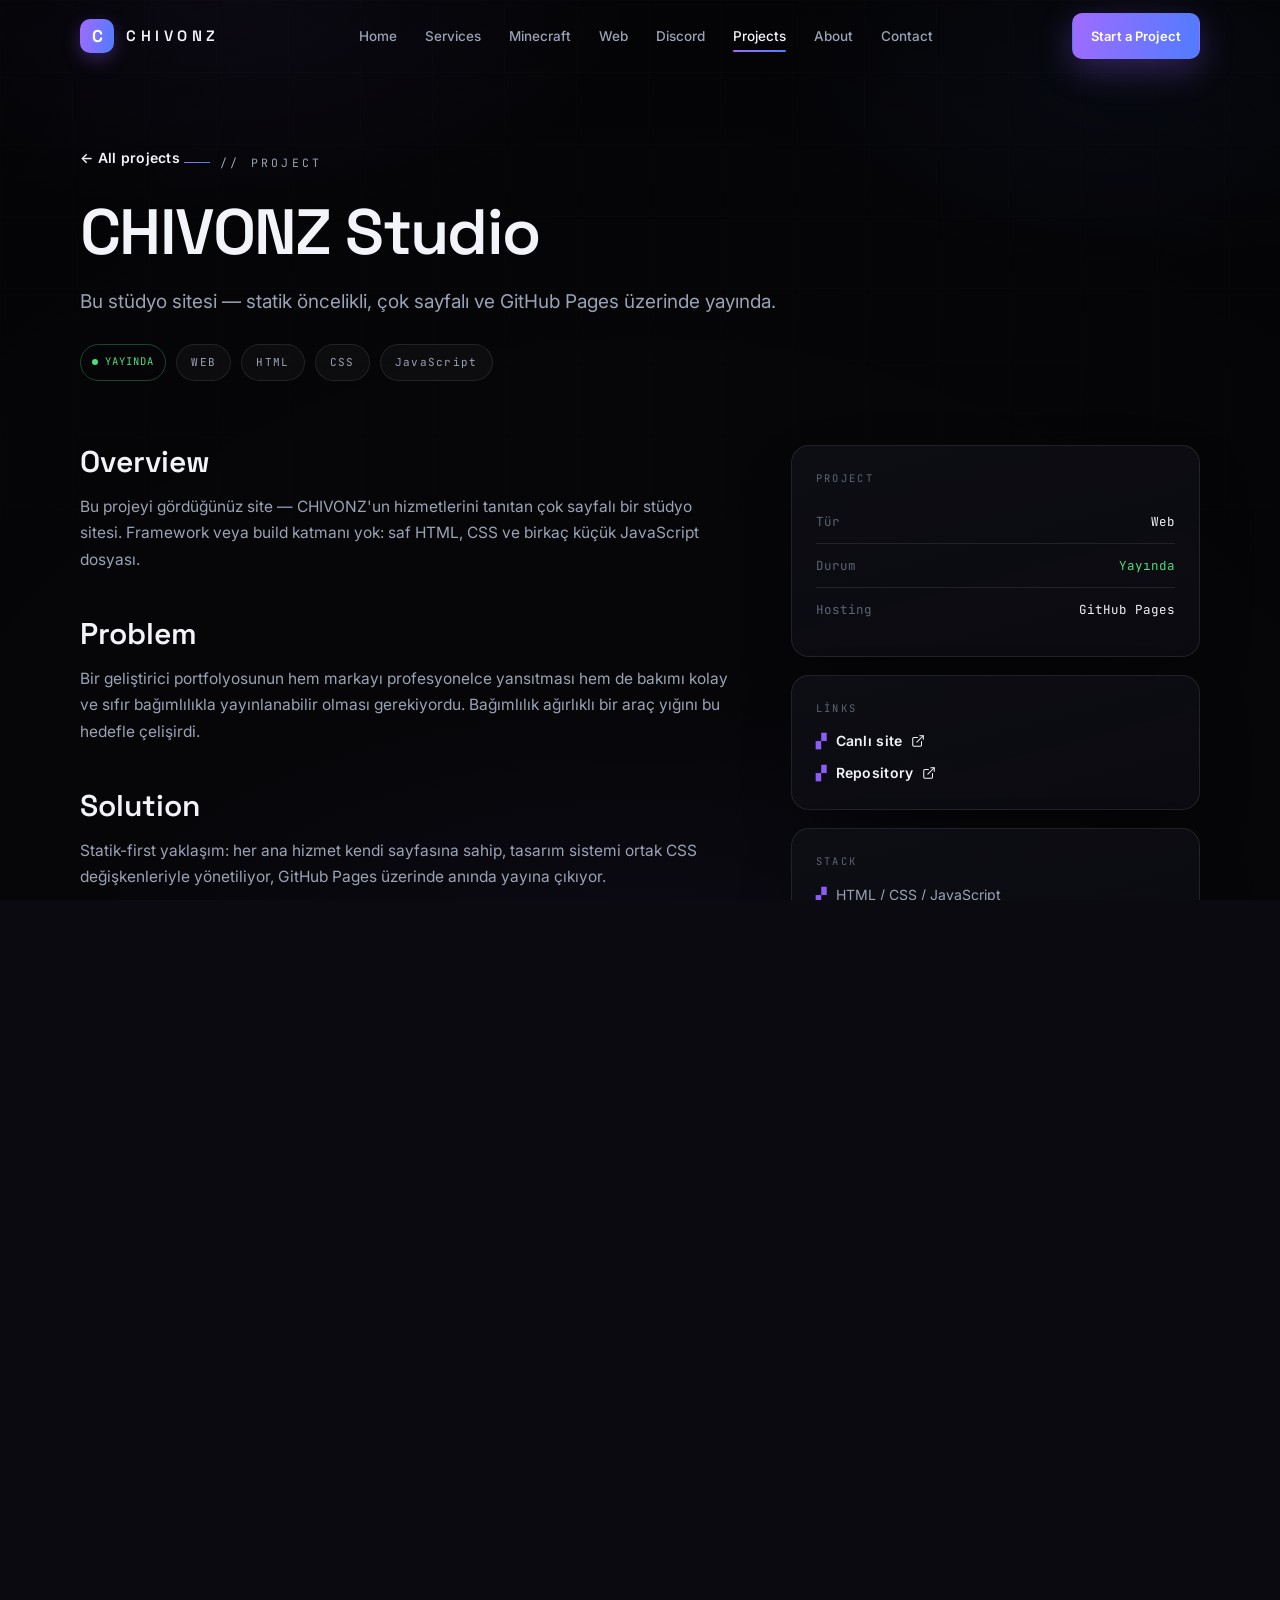
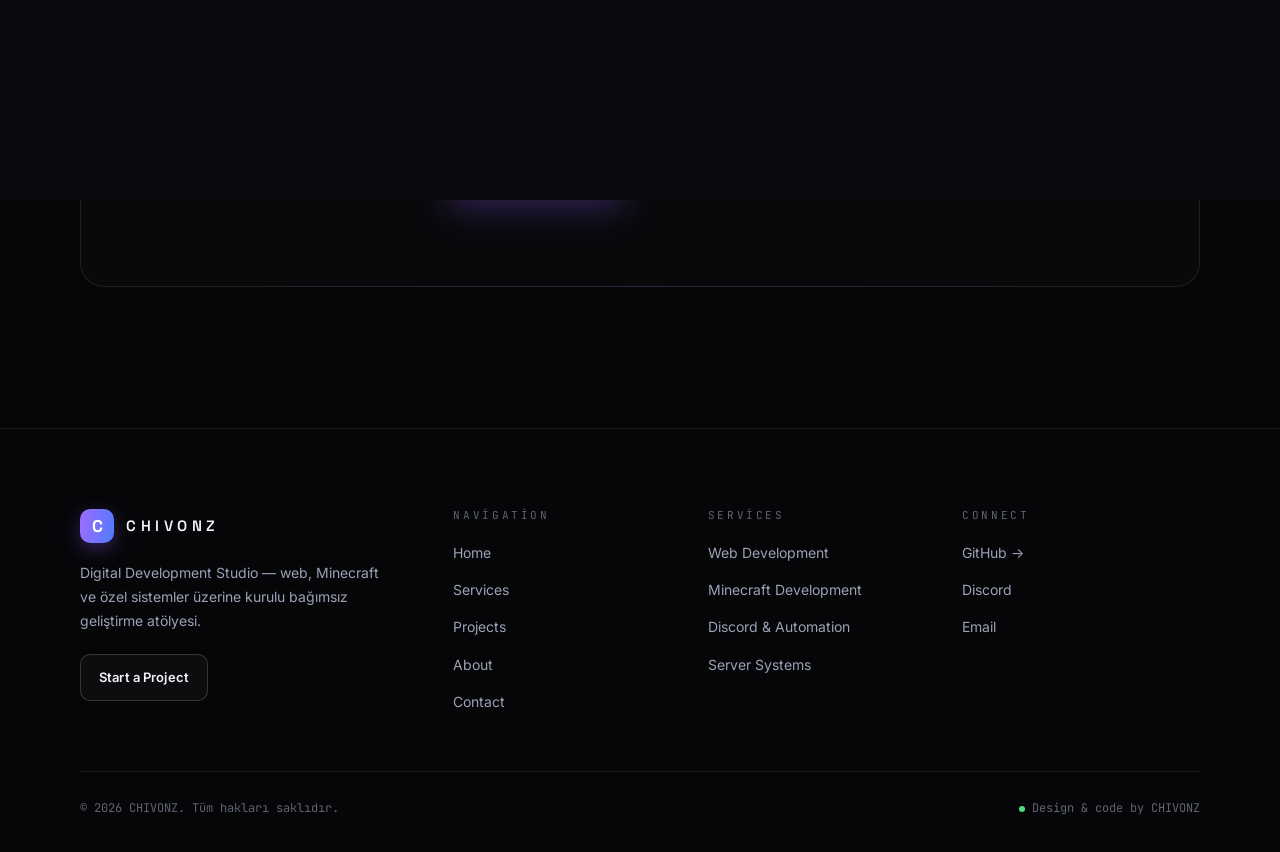
<file: projects/chivonz.html>
<!DOCTYPE html>
<html lang="tr" class="no-js">
<head>
    <meta charset="UTF-8">
    <meta name="viewport" content="width=device-width, initial-scale=1.0">

    <title>CHIVONZ Studio — CHIVONZ Projects</title>
    <meta name="description" content="CHIVONZ Studio: statik öncelikli, çok sayfalı, GitHub Pages üzerinde yayında olan bu stüdyo sitesinin yapımı.">
    <meta name="theme-color" content="#060609">
    <link rel="canonical" href="https://chivonz66.github.io/Chivonz/projects/chivonz.html">

    <meta property="og:type" content="website">
    <meta property="og:url" content="https://chivonz66.github.io/Chivonz/projects/chivonz.html">
    <meta property="og:title" content="CHIVONZ Studio — CHIVONZ Projects">
    <meta property="og:description" content="Bu stüdyo sitesinin yapımı: statik, hızlı, çok sayfalı.">
    <meta property="og:site_name" content="CHIVONZ">
    <meta name="twitter:card" content="summary">
    <meta name="twitter:title" content="CHIVONZ Studio — CHIVONZ Projects">
    <meta name="twitter:description" content="Bu stüdyo sitesinin yapımı: statik, hızlı, çok sayfalı.">

    <link rel="icon" href="data:image/svg+xml,%3Csvg xmlns='http://www.w3.org/2000/svg' viewBox='0 0 64 64'%3E%3Cdefs%3E%3ClinearGradient id='g' x1='0' y1='0' x2='1' y2='1'%3E%3Cstop offset='0' stop-color='%238b5cf6'/%3E%3Cstop offset='1' stop-color='%234f7cff'/%3E%3C/linearGradient%3E%3C/defs%3E%3Crect width='64' height='64' rx='14' fill='%23060609'/%3E%3Ctext x='32' y='45' font-family='Arial' font-size='38' font-weight='700' text-anchor='middle' fill='url(%23g)'%3EC%3C/text%3E%3C/svg%3E">

    <script>document.documentElement.classList.add('js');</script>

    <link rel="preconnect" href="https://fonts.googleapis.com">
    <link rel="preconnect" href="https://fonts.gstatic.com" crossorigin>
    <link href="https://fonts.googleapis.com/css2?family=Inter:wght@400;500;600&family=JetBrains+Mono:wght@400;500&family=Space+Grotesk:wght@400;500;600;700&display=swap" rel="stylesheet">

    <link rel="stylesheet" href="../css/global.css">
    <link rel="stylesheet" href="../css/components.css">
    <link rel="stylesheet" href="../css/pages.css">
    <link rel="stylesheet" href="../css/responsive.css">
</head>
<body>
    <a class="skip-link" href="#main">İçeriğe geç</a>
    <div class="page-transition" id="pageTransition" aria-hidden="true"></div>
    <div class="page-bg" aria-hidden="true"></div>

    <div class="page-shell">
        <header class="site-header" id="siteHeader">
            <div class="container nav-wrap">
                <a class="brand" href="../index.html" aria-label="CHIVONZ — ana sayfa">
                    <span class="brand-mark" aria-hidden="true">C</span>
                    <span class="brand-name">CHIVONZ</span>
                </a>
                <nav class="nav-desktop" aria-label="Ana menü">
                    <a class="nav-link" href="../index.html">Home</a>
                    <a class="nav-link" href="../services.html">Services</a>
                    <a class="nav-link" href="../minecraft.html">Minecraft</a>
                    <a class="nav-link" href="../web.html">Web</a>
                    <a class="nav-link" href="../discord.html">Discord</a>
                    <a class="nav-link is-active" href="../projects.html">Projects</a>
                    <a class="nav-link" href="../about.html">About</a>
                    <a class="nav-link" href="../contact.html">Contact</a>
                </nav>
                <div class="nav-cta">
                    <a class="btn btn-primary btn-sm btn-magnetic" href="../contact.html">Start a Project</a>
                </div>
                <button class="nav-burger" id="navBurger" aria-expanded="false" aria-controls="mobileMenu" aria-label="Menüyü aç/kapat">
                    <span></span><span></span>
                </button>
            </div>
        </header>

        <div class="mobile-menu" id="mobileMenu" aria-hidden="true">
            <nav class="mm-links" aria-label="Mobil gezinme">
                <a class="mm-link" href="../index.html"><span class="mm-num">01</span>Home</a>
                <a class="mm-link" href="../services.html"><span class="mm-num">02</span>Services</a>
                <a class="mm-link" href="../minecraft.html"><span class="mm-num">03</span>Minecraft</a>
                <a class="mm-link" href="../web.html"><span class="mm-num">04</span>Web</a>
                <a class="mm-link" href="../discord.html"><span class="mm-num">05</span>Discord</a>
                <a class="mm-link is-active" href="../projects.html"><span class="mm-num">06</span>Projects</a>
                <a class="mm-link" href="../about.html"><span class="mm-num">07</span>About</a>
                <a class="mm-link" href="../contact.html"><span class="mm-num">08</span>Contact</a>
            </nav>
            <div class="mm-footer">
                <a class="btn btn-primary" href="../contact.html">Start a Project</a>
                <a class="link-arrow" href="https://github.com/chivonz66" target="_blank" rel="noopener"><span class="link-underline">GitHub</span> →</a>
            </div>
        </div>

        <main id="main">

            <!-- HERO -->
            <section class="detail-hero">
                <div class="container">
                    <a class="link-arrow reveal" href="../projects.html" style="margin-bottom:30px"><span class="link-underline">← All projects</span></a>
                    <p class="eyebrow reveal">// Project</p>
                    <h1 class="h1 reveal" data-delay="1">CHIVONZ Studio</h1>
                    <p class="lead reveal" data-delay="2">Bu stüdyo sitesi — statik öncelikli, çok sayfalı ve GitHub Pages üzerinde yayında.</p>
                    <div class="detail-badges reveal" data-delay="3">
                        <span class="badge live">Yayında</span>
                        <span class="chip">WEB</span>
                        <span class="chip">HTML</span>
                        <span class="chip">CSS</span>
                        <span class="chip">JavaScript</span>
                    </div>
                </div>
            </section>

            <!-- CONTENT -->
            <section class="section section-tight" style="padding-top:16px">
                <div class="container">
                    <div class="detail-layout">
                        <article class="detail-article">
                            <h2>Overview</h2>
                            <p>
                                Bu projeyi gördüğünüz site — CHIVONZ'un hizmetlerini tanıtan
                                çok sayfalı bir stüdyo sitesi. Framework veya build katmanı
                                yok: saf HTML, CSS ve birkaç küçük JavaScript dosyası.
                            </p>

                            <h2>Problem</h2>
                            <p>
                                Bir geliştirici portfolyosunun hem markayı profesyonelce
                                yansıtması hem de bakımı kolay ve sıfır bağımlılıkla
                                yayınlanabilir olması gerekiyordu. Bağımlılık ağırlıklı bir
                                araç yığını bu hedefle çelişirdi.
                            </p>

                            <h2>Solution</h2>
                            <p>
                                Statik-first yaklaşım: her ana hizmet kendi sayfasına sahip,
                                tasarım sistemi ortak CSS değişkenleriyle yönetiliyor,
                                GitHub Pages üzerinde anında yayına çıkıyor.
                            </p>
                            <ul class="feats">
                                <li>8 sayfadan oluşan çok sayfalı mimari</li>
                                <li>Ortak tasarım sistemi (CSS custom properties)</li>
                                <li>Page transition, reveal ve mikro-etkileşimler</li>
                                <li>320–1920px arası duyarlı kompozisyon</li>
                                <li>reduced-motion ve erişilebilirlik desteği</li>
                            </ul>

                            <h2>Results</h2>
                            <p>
                                Site yayında ve çalışıyor. Sıfır harici runtime bağımlılığı,
                                düşük gönderim boyutuna karşı optimizasyon yolu açık.
                            </p>
                        </article>

                        <aside class="detail-aside">
                            <div class="card fact-card">
                                <p class="fact-label">Project</p>
                                <div class="fact-row"><span class="fr-k">Tür</span><span class="fr-v">Web</span></div>
                                <div class="fact-row"><span class="fr-k">Durum</span><span class="fr-v" style="color:var(--status-live)">Yayında</span></div>
                                <div class="fact-row"><span class="fr-k">Hosting</span><span class="fr-v">GitHub Pages</span></div>
                            </div>
                            <div class="card fact-card">
                                <p class="fact-label">Links</p>
                                <ul>
                                    <li><a class="link-arrow" href="https://chivonz66.github.io/Chivonz/" target="_blank" rel="noopener"><span class="link-underline">Canlı site</span> <svg viewBox="0 0 24 24" fill="none" stroke="currentColor" stroke-width="1.8" stroke-linecap="round" stroke-linejoin="round" style="width:14px;height:14px"><path d="M18 13v6a2 2 0 0 1-2 2H5a2 2 0 0 1-2-2V8a2 2 0 0 1 2-2h6"/><path d="M15 3h6v6"/><path d="M10 14 21 3"/></svg></a></li>
                                    <li><a class="link-arrow" href="https://github.com/chivonz66/Chivonz" target="_blank" rel="noopener"><span class="link-underline">Repository</span> <svg viewBox="0 0 24 24" fill="none" stroke="currentColor" stroke-width="1.8" stroke-linecap="round" stroke-linejoin="round" style="width:14px;height:14px"><path d="M18 13v6a2 2 0 0 1-2 2H5a2 2 0 0 1-2-2V8a2 2 0 0 1 2-2h6"/><path d="M15 3h6v6"/><path d="M10 14 21 3"/></svg></a></li>
                                </ul>
                            </div>
                            <div class="card fact-card">
                                <p class="fact-label">Stack</p>
                                <ul>
                                    <li>HTML / CSS / JavaScript</li>
                                    <li>CSS custom properties</li>
                                    <li>IntersectionObserver</li>
                                    <li>Git / GitHub Pages</li>
                                </ul>
                            </div>
                        </aside>
                    </div>
                </div>
            </section>

            <!-- CTA -->
            <section class="section">
                <div class="container">
                    <div class="final-cta reveal">
                        <p class="eyebrow">// Similar project</p>
                        <h2 class="h2">Sitenizi de statik-first mı <span class="grad-text">kuralım?</span></h2>
                        <div class="cta-actions">
                            <a class="btn btn-primary btn-lg btn-magnetic" href="../contact.html">Start a Project</a>
                            <a class="btn btn-ghost btn-lg" href="../web.html">Web Development</a>
                        </div>
                    </div>
                </div>
            </section>
        </main>

        <footer class="site-footer">
            <div class="container">
                <div class="footer-grid">
                    <div class="footer-brand">
                        <a class="brand" href="../index.html"><span class="brand-mark" aria-hidden="true">C</span><span class="brand-name">CHIVONZ</span></a>
                        <p>Digital Development Studio — web, Minecraft ve özel sistemler üzerine kurulu bağımsız geliştirme atölyesi.</p>
                        <a class="btn btn-ghost btn-sm" href="../contact.html">Start a Project</a>
                    </div>
                    <nav class="footer-col" aria-label="Sayfalar">
                        <h4>Navigation</h4>
                        <ul>
                            <li><a href="../index.html">Home</a></li>
                            <li><a href="../services.html">Services</a></li>
                            <li><a href="../projects.html">Projects</a></li>
                            <li><a href="../about.html">About</a></li>
                            <li><a href="../contact.html">Contact</a></li>
                        </ul>
                    </nav>
                    <nav class="footer-col" aria-label="Hizmetler">
                        <h4>Services</h4>
                        <ul>
                            <li><a href="../web.html">Web Development</a></li>
                            <li><a href="../minecraft.html">Minecraft Development</a></li>
                            <li><a href="../discord.html">Discord &amp; Automation</a></li>
                            <li><a href="../services.html">Server Systems</a></li>
                        </ul>
                    </nav>
                    <div class="footer-col">
                        <h4>Connect</h4>
                        <ul>
                            <li><a href="https://github.com/chivonz66" target="_blank" rel="noopener">GitHub →</a></li>
                            <li><a href="../contact.html">Discord</a></li>
                            <li><a href="../contact.html">Email</a></li>
                        </ul>
                    </div>
                </div>
                <div class="footer-bottom">
                    <p>© <span id="footerYear">2026</span> CHIVONZ. Tüm hakları saklıdır.</p>
                    <p><span class="footer-dot" aria-hidden="true"></span>Design &amp; code by CHIVONZ</p>
                </div>
            </div>
        </footer>
    </div>

    <script src="../js/main.js" defer></script>
</body>
</html>
</file>
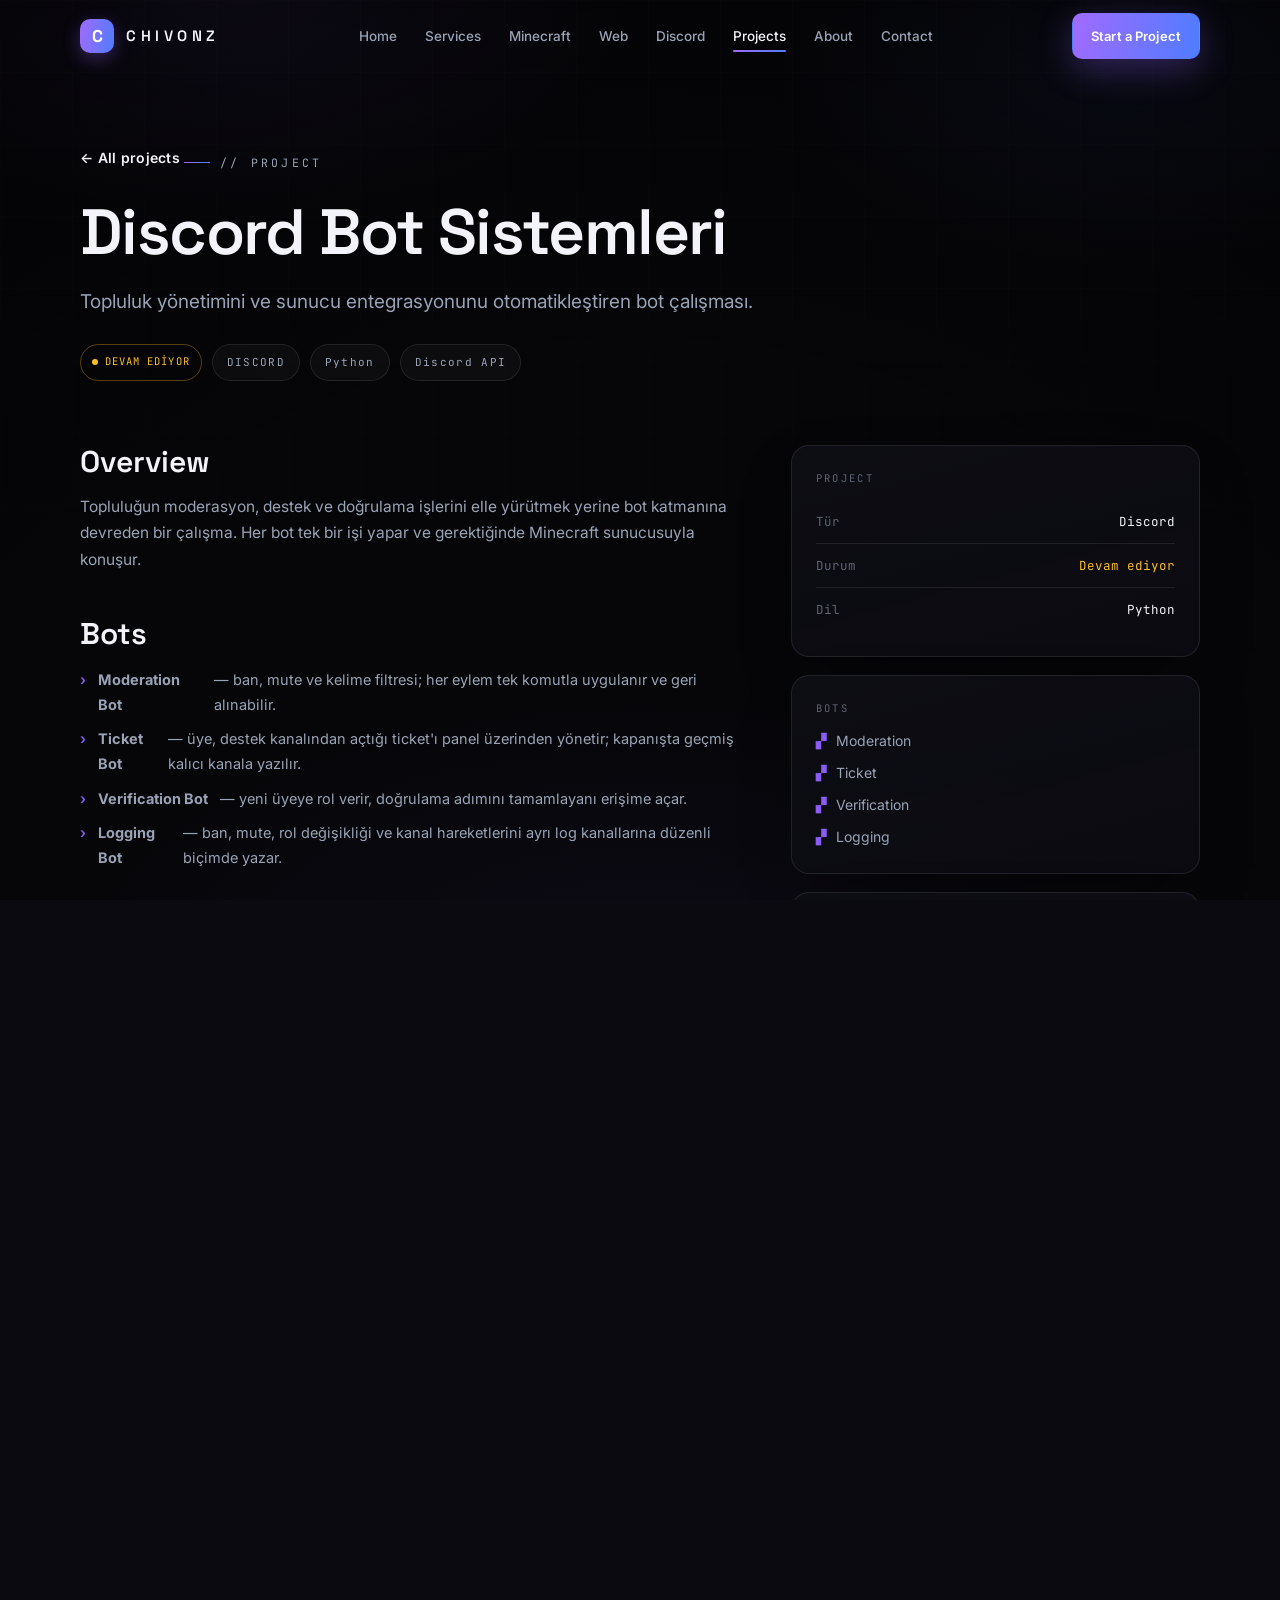
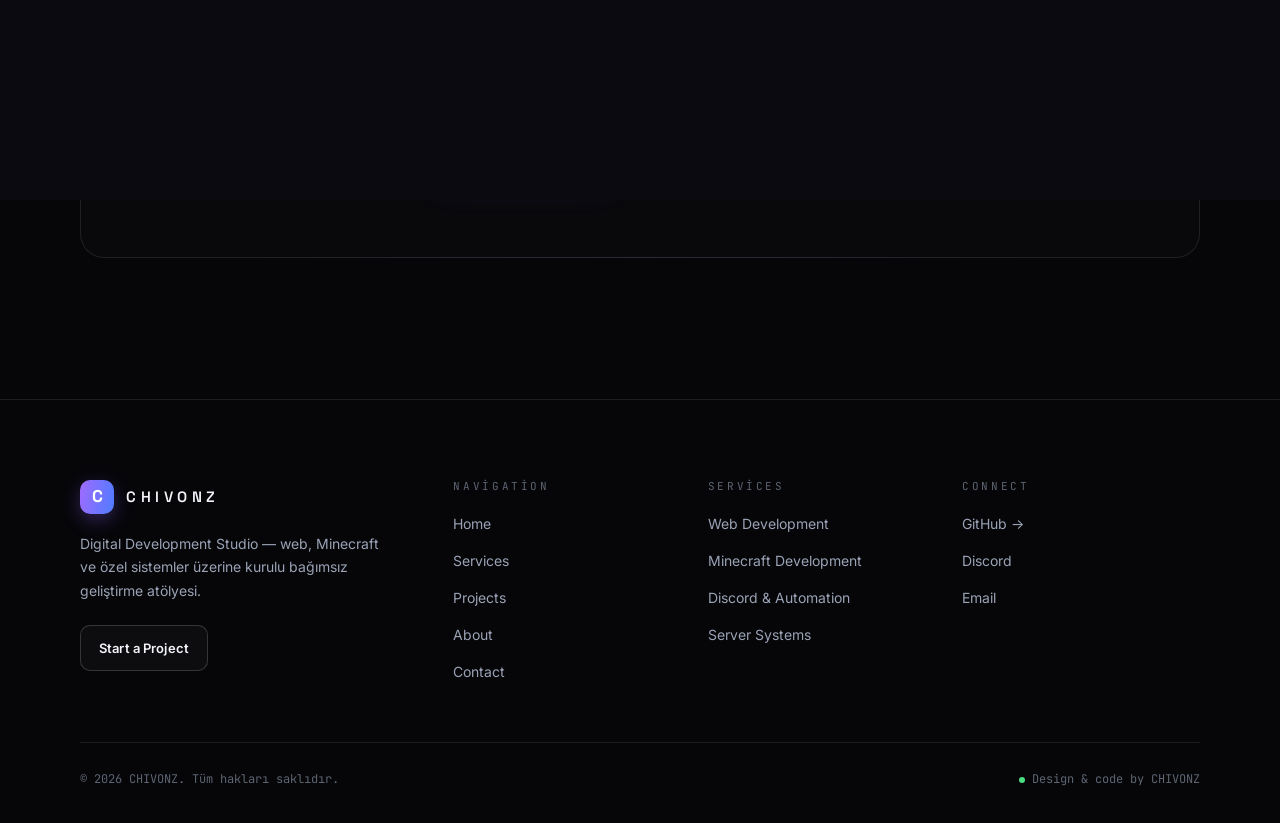
<file: projects/discord-bots.html>
<!DOCTYPE html>
<html lang="tr" class="no-js">
<head>
    <meta charset="UTF-8">
    <meta name="viewport" content="width=device-width, initial-scale=1.0">

    <title>Discord Bot Sistemleri — CHIVONZ Projects</title>
    <meta name="description" content="Topluluk yönetimi için geliştirilen Discord bot sistemleri: moderasyon, ticket, doğrulama, loglama ve Minecraft sunucu entegrasyonu.">
    <meta name="theme-color" content="#060609">
    <link rel="canonical" href="https://chivonz66.github.io/Chivonz/projects/discord-bots.html">

    <meta property="og:type" content="website">
    <meta property="og:url" content="https://chivonz66.github.io/Chivonz/projects/discord-bots.html">
    <meta property="og:title" content="Discord Bot Sistemleri — CHIVONZ Projects">
    <meta property="og:description" content="Moderasyon, ticket, doğrulama, loglama ve Minecraft sunucu entegrasyonu.">
    <meta property="og:site_name" content="CHIVONZ">
    <meta name="twitter:card" content="summary">
    <meta name="twitter:title" content="Discord Bot Sistemleri — CHIVONZ Projects">
    <meta name="twitter:description" content="Moderasyon, ticket, doğrulama, loglama ve Minecraft sunucu entegrasyonu.">

    <link rel="icon" href="data:image/svg+xml,%3Csvg xmlns='http://www.w3.org/2000/svg' viewBox='0 0 64 64'%3E%3Cdefs%3E%3ClinearGradient id='g' x1='0' y1='0' x2='1' y2='1'%3E%3Cstop offset='0' stop-color='%238b5cf6'/%3E%3Cstop offset='1' stop-color='%234f7cff'/%3E%3C/linearGradient%3E%3C/defs%3E%3Crect width='64' height='64' rx='14' fill='%23060609'/%3E%3Ctext x='32' y='45' font-family='Arial' font-size='38' font-weight='700' text-anchor='middle' fill='url(%23g)'%3EC%3C/text%3E%3C/svg%3E">

    <script>document.documentElement.classList.add('js');</script>

    <link rel="preconnect" href="https://fonts.googleapis.com">
    <link rel="preconnect" href="https://fonts.gstatic.com" crossorigin>
    <link href="https://fonts.googleapis.com/css2?family=Inter:wght@400;500;600&family=JetBrains+Mono:wght@400;500&family=Space+Grotesk:wght@400;500;600;700&display=swap" rel="stylesheet">

    <link rel="stylesheet" href="../css/global.css">
    <link rel="stylesheet" href="../css/components.css">
    <link rel="stylesheet" href="../css/pages.css">
    <link rel="stylesheet" href="../css/responsive.css">
</head>
<body>
    <a class="skip-link" href="#main">İçeriğe geç</a>
    <div class="page-transition" id="pageTransition" aria-hidden="true"></div>
    <div class="page-bg" aria-hidden="true"></div>

    <div class="page-shell">
        <header class="site-header" id="siteHeader">
            <div class="container nav-wrap">
                <a class="brand" href="../index.html" aria-label="CHIVONZ — ana sayfa">
                    <span class="brand-mark" aria-hidden="true">C</span>
                    <span class="brand-name">CHIVONZ</span>
                </a>
                <nav class="nav-desktop" aria-label="Ana menü">
                    <a class="nav-link" href="../index.html">Home</a>
                    <a class="nav-link" href="../services.html">Services</a>
                    <a class="nav-link" href="../minecraft.html">Minecraft</a>
                    <a class="nav-link" href="../web.html">Web</a>
                    <a class="nav-link" href="../discord.html">Discord</a>
                    <a class="nav-link is-active" href="../projects.html">Projects</a>
                    <a class="nav-link" href="../about.html">About</a>
                    <a class="nav-link" href="../contact.html">Contact</a>
                </nav>
                <div class="nav-cta">
                    <a class="btn btn-primary btn-sm btn-magnetic" href="../contact.html">Start a Project</a>
                </div>
                <button class="nav-burger" id="navBurger" aria-expanded="false" aria-controls="mobileMenu" aria-label="Menüyü aç/kapat">
                    <span></span><span></span>
                </button>
            </div>
        </header>

        <div class="mobile-menu" id="mobileMenu" aria-hidden="true">
            <nav class="mm-links" aria-label="Mobil gezinme">
                <a class="mm-link" href="../index.html"><span class="mm-num">01</span>Home</a>
                <a class="mm-link" href="../services.html"><span class="mm-num">02</span>Services</a>
                <a class="mm-link" href="../minecraft.html"><span class="mm-num">03</span>Minecraft</a>
                <a class="mm-link" href="../web.html"><span class="mm-num">04</span>Web</a>
                <a class="mm-link" href="../discord.html"><span class="mm-num">05</span>Discord</a>
                <a class="mm-link is-active" href="../projects.html"><span class="mm-num">06</span>Projects</a>
                <a class="mm-link" href="../about.html"><span class="mm-num">07</span>About</a>
                <a class="mm-link" href="../contact.html"><span class="mm-num">08</span>Contact</a>
            </nav>
            <div class="mm-footer">
                <a class="btn btn-primary" href="../contact.html">Start a Project</a>
                <a class="link-arrow" href="https://github.com/chivonz66" target="_blank" rel="noopener"><span class="link-underline">GitHub</span> →</a>
            </div>
        </div>

        <main id="main">

            <!-- HERO -->
            <section class="detail-hero">
                <div class="container">
                    <a class="link-arrow reveal" href="../projects.html" style="margin-bottom:30px"><span class="link-underline">← All projects</span></a>
                    <p class="eyebrow reveal">// Project</p>
                    <h1 class="h1 reveal" data-delay="1">Discord Bot Sistemleri</h1>
                    <p class="lead reveal" data-delay="2">Topluluk yönetimini ve sunucu entegrasyonunu otomatikleştiren bot çalışması.</p>
                    <div class="detail-badges reveal" data-delay="3">
                        <span class="badge wip">Devam ediyor</span>
                        <span class="chip">DISCORD</span>
                        <span class="chip">Python</span>
                        <span class="chip">Discord API</span>
                    </div>
                </div>
            </section>

            <!-- CONTENT -->
            <section class="section section-tight" style="padding-top:16px">
                <div class="container">
                    <div class="detail-layout">
                        <article class="detail-article">
                            <h2>Overview</h2>
                            <p>
                                Topluluğun moderasyon, destek ve doğrulama işlerini elle
                                yürütmek yerine bot katmanına devreden bir çalışma. Her bot
                                tek bir işi yapar ve gerektiğinde Minecraft sunucusuyla
                                konuşur.
                            </p>

                            <h2>Bots</h2>
                            <ul class="feats">
                                <li><strong>Moderation Bot</strong> — ban, mute ve kelime filtresi; her eylem tek komutla uygulanır ve geri alınabilir.</li>
                                <li><strong>Ticket Bot</strong> — üye, destek kanalından açtığı ticket'ı panel üzerinden yönetir; kapanışta geçmiş kalıcı kanala yazılır.</li>
                                <li><strong>Verification Bot</strong> — yeni üyeye rol verir, doğrulama adımını tamamlayanı erişime açar.</li>
                                <li><strong>Logging Bot</strong> — ban, mute, rol değişikliği ve kanal hareketlerini ayrı log kanallarına düzenli biçimde yazar.</li>
                            </ul>

                            <h2>Minecraft Entegrasyonu</h2>
                            <p>
                                Sunucu tarafındaki plugin ile Discord botu aynı veri
                                katmanını paylaşır: klan oluşturulduğunda Discord kanalı
                                açılır, oyuncu sunucuya girdiğinde çevrimiçi sinyali
                                gönderilir, sunucu içi işlemler (ban, mute) Discord
                                loglarına düşer.
                            </p>

                            <h2>Not</h2>
                            <p>
                                Botlara özel Discord token'ı veya API anahtarı hiçbir
                                zaman bu sayfada ya da repoda tutulmaz; kimlik bilgileri
                                ortam değişkenlerinden okunur.
                            </p>
                        </article>

                        <aside class="detail-aside">
                            <div class="card fact-card">
                                <p class="fact-label">Project</p>
                                <div class="fact-row"><span class="fr-k">Tür</span><span class="fr-v">Discord</span></div>
                                <div class="fact-row"><span class="fr-k">Durum</span><span class="fr-v" style="color:var(--status-wip)">Devam ediyor</span></div>
                                <div class="fact-row"><span class="fr-k">Dil</span><span class="fr-v">Python</span></div>
                            </div>
                            <div class="card fact-card">
                                <p class="fact-label">Bots</p>
                                <ul>
                                    <li>Moderation</li>
                                    <li>Ticket</li>
                                    <li>Verification</li>
                                    <li>Logging</li>
                                </ul>
                            </div>
                            <div class="card fact-card">
                                <p class="fact-label">Stack</p>
                                <ul>
                                    <li>Python</li>
                                    <li>discord.py / REST</li>
                                    <li>Minecraft plugin bridge</li>
                                    <li>SQL</li>
                                </ul>
                            </div>
                        </aside>
                    </div>
                </div>
            </section>

            <!-- CTA -->
            <section class="section">
                <div class="container">
                    <div class="final-cta reveal">
                        <p class="eyebrow">// Similar project</p>
                        <h2 class="h2">Topluluğunuz için de bot <span class="grad-text">kuralım?</span></h2>
                        <div class="cta-actions">
                            <a class="btn btn-primary btn-lg btn-magnetic" href="../contact.html">Start a Project</a>
                            <a class="btn btn-ghost btn-lg" href="../discord.html">Discord &amp; Automation</a>
                        </div>
                    </div>
                </div>
            </section>
        </main>

        <footer class="site-footer">
            <div class="container">
                <div class="footer-grid">
                    <div class="footer-brand">
                        <a class="brand" href="../index.html"><span class="brand-mark" aria-hidden="true">C</span><span class="brand-name">CHIVONZ</span></a>
                        <p>Digital Development Studio — web, Minecraft ve özel sistemler üzerine kurulu bağımsız geliştirme atölyesi.</p>
                        <a class="btn btn-ghost btn-sm" href="../contact.html">Start a Project</a>
                    </div>
                    <nav class="footer-col" aria-label="Sayfalar">
                        <h4>Navigation</h4>
                        <ul>
                            <li><a href="../index.html">Home</a></li>
                            <li><a href="../services.html">Services</a></li>
                            <li><a href="../projects.html">Projects</a></li>
                            <li><a href="../about.html">About</a></li>
                            <li><a href="../contact.html">Contact</a></li>
                        </ul>
                    </nav>
                    <nav class="footer-col" aria-label="Hizmetler">
                        <h4>Services</h4>
                        <ul>
                            <li><a href="../web.html">Web Development</a></li>
                            <li><a href="../minecraft.html">Minecraft Development</a></li>
                            <li><a href="../discord.html">Discord &amp; Automation</a></li>
                            <li><a href="../services.html">Server Systems</a></li>
                        </ul>
                    </nav>
                    <div class="footer-col">
                        <h4>Connect</h4>
                        <ul>
                            <li><a href="https://github.com/chivonz66" target="_blank" rel="noopener">GitHub →</a></li>
                            <li><a href="../contact.html">Discord</a></li>
                            <li><a href="../contact.html">Email</a></li>
                        </ul>
                    </div>
                </div>
                <div class="footer-bottom">
                    <p>© <span id="footerYear">2026</span> CHIVONZ. Tüm hakları saklıdır.</p>
                    <p><span class="footer-dot" aria-hidden="true"></span>Design &amp; code by CHIVONZ</p>
                </div>
            </div>
        </footer>
    </div>

    <script src="../js/main.js" defer></script>
</body>
</html>
</file>
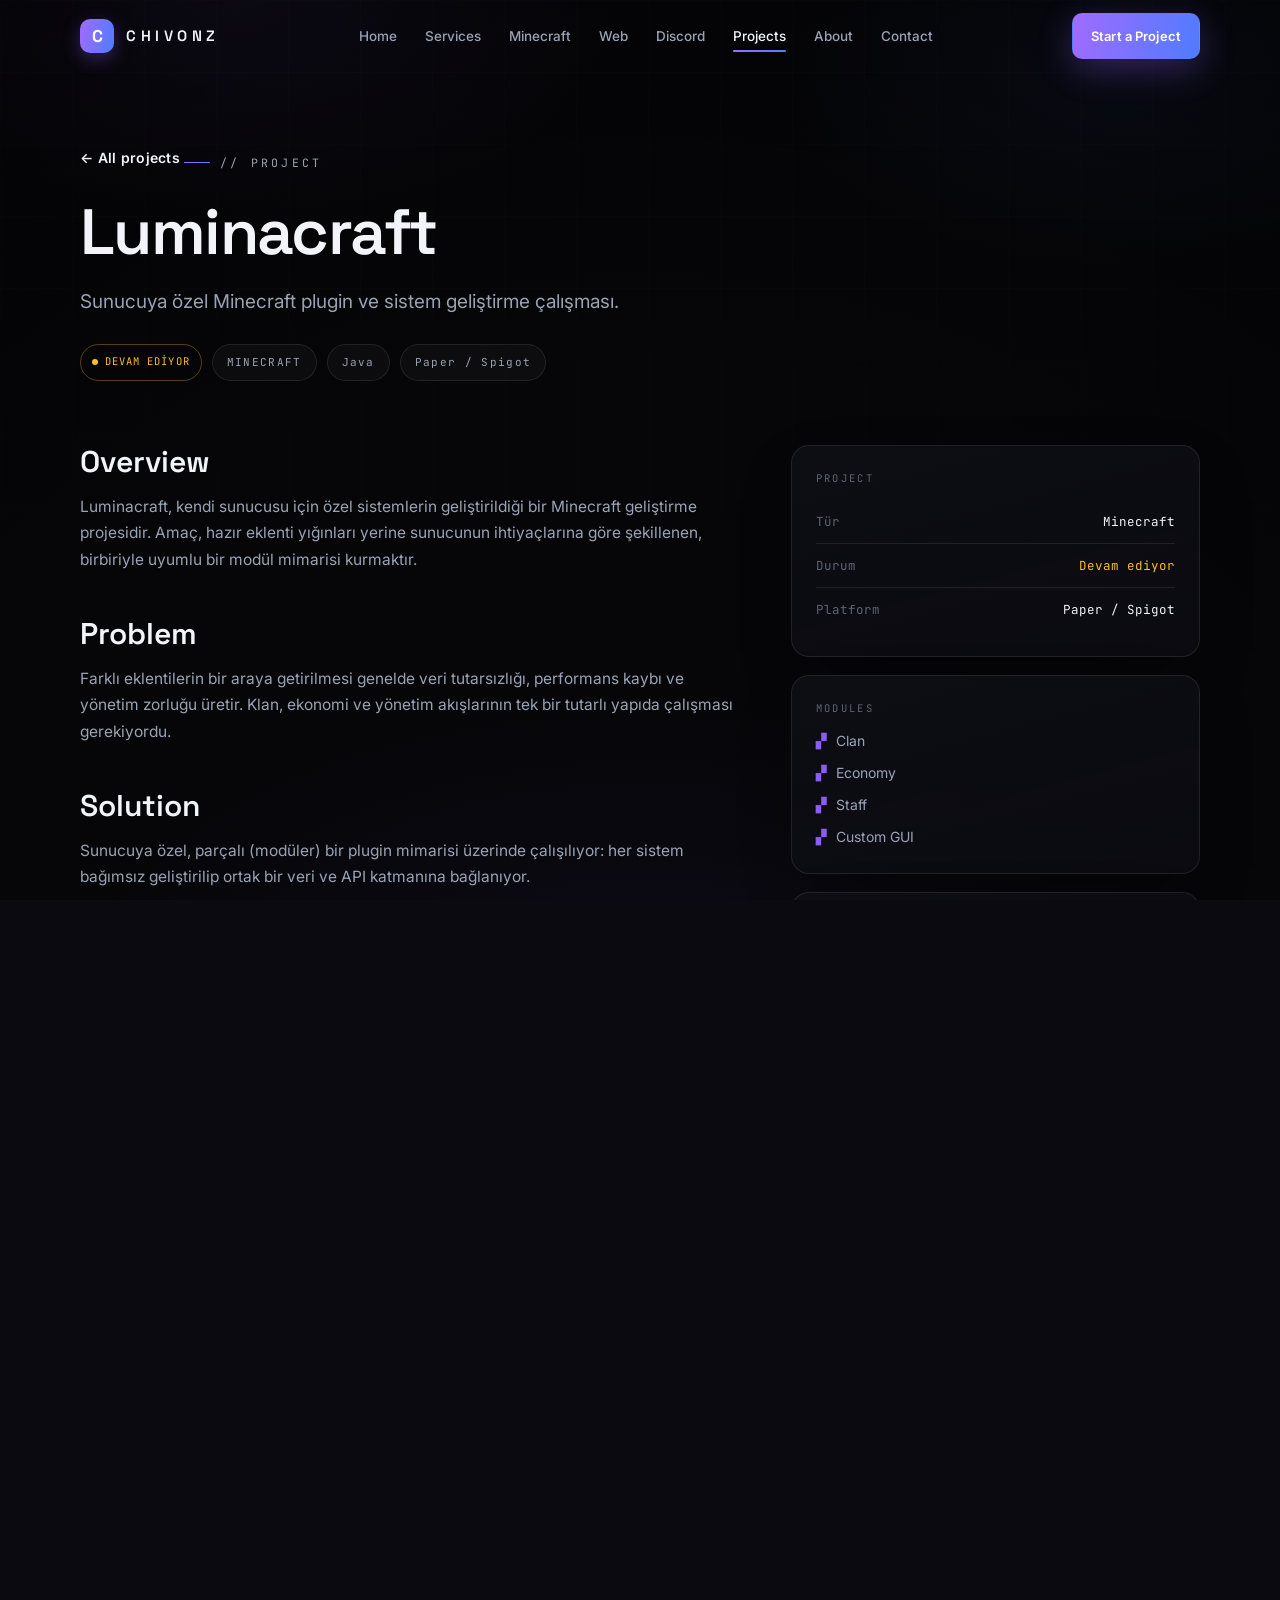
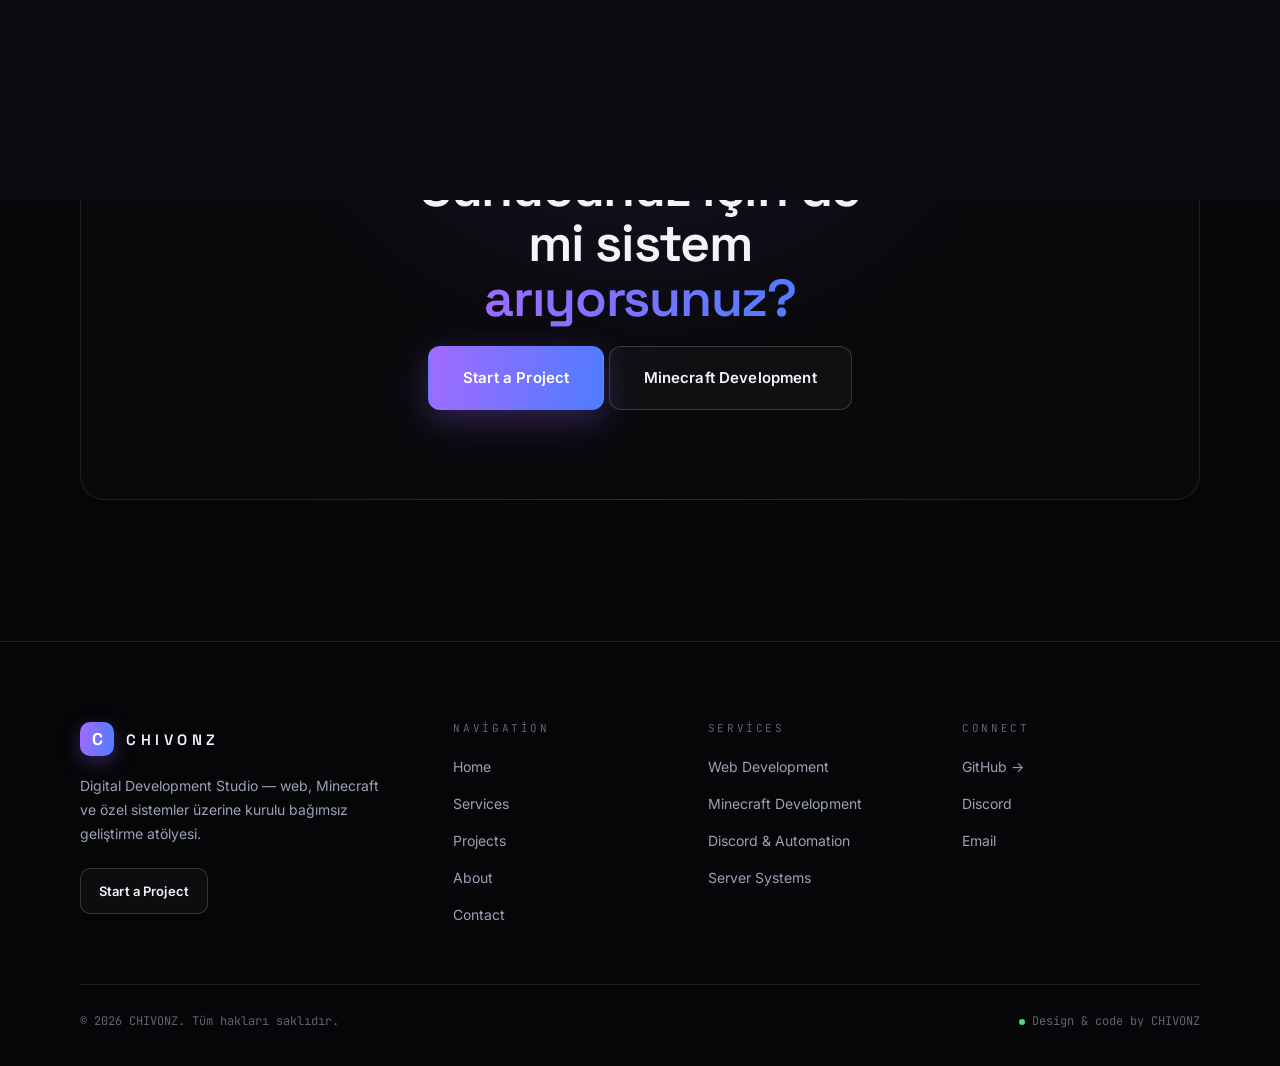
<file: projects/luminacraft.html>
<!DOCTYPE html>
<html lang="tr" class="no-js">
<head>
    <meta charset="UTF-8">
    <meta name="viewport" content="width=device-width, initial-scale=1.0">

    <title>Luminacraft — CHIVONZ Projects</title>
    <meta name="description" content="Luminacraft: sunucuya özel Minecraft plugin ve sistem geliştirme çalışması — klan, ekonomi ve yönetim altyapısı.">
    <meta name="theme-color" content="#060609">
    <link rel="canonical" href="https://chivonz66.github.io/Chivonz/projects/luminacraft.html">

    <meta property="og:type" content="website">
    <meta property="og:url" content="https://chivonz66.github.io/Chivonz/projects/luminacraft.html">
    <meta property="og:title" content="Luminacraft — CHIVONZ Projects">
    <meta property="og:description" content="Sunucuya özel Minecraft sistem geliştirme çalışması.">
    <meta property="og:site_name" content="CHIVONZ">
    <meta name="twitter:card" content="summary">
    <meta name="twitter:title" content="Luminacraft — CHIVONZ Projects">
    <meta name="twitter:description" content="Sunucuya özel Minecraft sistem geliştirme çalışması.">

    <link rel="icon" href="data:image/svg+xml,%3Csvg xmlns='http://www.w3.org/2000/svg' viewBox='0 0 64 64'%3E%3Cdefs%3E%3ClinearGradient id='g' x1='0' y1='0' x2='1' y2='1'%3E%3Cstop offset='0' stop-color='%238b5cf6'/%3E%3Cstop offset='1' stop-color='%234f7cff'/%3E%3C/linearGradient%3E%3C/defs%3E%3Crect width='64' height='64' rx='14' fill='%23060609'/%3E%3Ctext x='32' y='45' font-family='Arial' font-size='38' font-weight='700' text-anchor='middle' fill='url(%23g)'%3EC%3C/text%3E%3C/svg%3E">

    <script>document.documentElement.classList.add('js');</script>

    <link rel="preconnect" href="https://fonts.googleapis.com">
    <link rel="preconnect" href="https://fonts.gstatic.com" crossorigin>
    <link href="https://fonts.googleapis.com/css2?family=Inter:wght@400;500;600&family=JetBrains+Mono:wght@400;500&family=Space+Grotesk:wght@400;500;600;700&display=swap" rel="stylesheet">

    <link rel="stylesheet" href="../css/global.css">
    <link rel="stylesheet" href="../css/components.css">
    <link rel="stylesheet" href="../css/pages.css">
    <link rel="stylesheet" href="../css/responsive.css">
</head>
<body>
    <a class="skip-link" href="#main">İçeriğe geç</a>
    <div class="page-transition" id="pageTransition" aria-hidden="true"></div>
    <div class="page-bg" aria-hidden="true"></div>

    <div class="page-shell">
        <header class="site-header" id="siteHeader">
            <div class="container nav-wrap">
                <a class="brand" href="../index.html" aria-label="CHIVONZ — ana sayfa">
                    <span class="brand-mark" aria-hidden="true">C</span>
                    <span class="brand-name">CHIVONZ</span>
                </a>
                <nav class="nav-desktop" aria-label="Ana menü">
                    <a class="nav-link" href="../index.html">Home</a>
                    <a class="nav-link" href="../services.html">Services</a>
                    <a class="nav-link" href="../minecraft.html">Minecraft</a>
                    <a class="nav-link" href="../web.html">Web</a>
                    <a class="nav-link" href="../discord.html">Discord</a>
                    <a class="nav-link is-active" href="../projects.html">Projects</a>
                    <a class="nav-link" href="../about.html">About</a>
                    <a class="nav-link" href="../contact.html">Contact</a>
                </nav>
                <div class="nav-cta">
                    <a class="btn btn-primary btn-sm btn-magnetic" href="../contact.html">Start a Project</a>
                </div>
                <button class="nav-burger" id="navBurger" aria-expanded="false" aria-controls="mobileMenu" aria-label="Menüyü aç/kapat">
                    <span></span><span></span>
                </button>
            </div>
        </header>

        <div class="mobile-menu" id="mobileMenu" aria-hidden="true">
            <nav class="mm-links" aria-label="Mobil gezinme">
                <a class="mm-link" href="../index.html"><span class="mm-num">01</span>Home</a>
                <a class="mm-link" href="../services.html"><span class="mm-num">02</span>Services</a>
                <a class="mm-link" href="../minecraft.html"><span class="mm-num">03</span>Minecraft</a>
                <a class="mm-link" href="../web.html"><span class="mm-num">04</span>Web</a>
                <a class="mm-link" href="../discord.html"><span class="mm-num">05</span>Discord</a>
                <a class="mm-link is-active" href="../projects.html"><span class="mm-num">06</span>Projects</a>
                <a class="mm-link" href="../about.html"><span class="mm-num">07</span>About</a>
                <a class="mm-link" href="../contact.html"><span class="mm-num">08</span>Contact</a>
            </nav>
            <div class="mm-footer">
                <a class="btn btn-primary" href="../contact.html">Start a Project</a>
                <a class="link-arrow" href="https://github.com/chivonz66" target="_blank" rel="noopener"><span class="link-underline">GitHub</span> →</a>
            </div>
        </div>

        <main id="main">

            <!-- HERO -->
            <section class="detail-hero">
                <div class="container">
                    <a class="link-arrow reveal" href="../projects.html" style="margin-bottom:30px"><span class="link-underline">← All projects</span></a>
                    <p class="eyebrow reveal">// Project</p>
                    <h1 class="h1 reveal" data-delay="1">Luminacraft</h1>
                    <p class="lead reveal" data-delay="2">Sunucuya özel Minecraft plugin ve sistem geliştirme çalışması.</p>
                    <div class="detail-badges reveal" data-delay="3">
                        <span class="badge wip">Devam ediyor</span>
                        <span class="chip">MINECRAFT</span>
                        <span class="chip">Java</span>
                        <span class="chip">Paper / Spigot</span>
                    </div>
                </div>
            </section>

            <!-- CONTENT -->
            <section class="section section-tight" style="padding-top:16px">
                <div class="container">
                    <div class="detail-layout">
                        <article class="detail-article">
                            <h2>Overview</h2>
                            <p>
                                Luminacraft, kendi sunucusu için özel sistemlerin geliştirildiği
                                bir Minecraft geliştirme projesidir. Amaç, hazır eklenti
                                yığınları yerine sunucunun ihtiyaçlarına göre şekillenen,
                                birbiriyle uyumlu bir modül mimarisi kurmaktır.
                            </p>

                            <h2>Problem</h2>
                            <p>
                                Farklı eklentilerin bir araya getirilmesi genelde veri tutarsızlığı,
                                performans kaybı ve yönetim zorluğu üretir. Klan, ekonomi ve
                                yönetim akışlarının tek bir tutarlı yapıda çalışması gerekiyordu.
                            </p>

                            <h2>Solution</h2>
                            <p>
                                Sunucuya özel, parçalı (modüler) bir plugin mimarisi üzerinde
                                çalışılıyor: her sistem bağımsız geliştirilip ortak bir veri
                                ve API katmanına bağlanıyor.
                            </p>
                            <ul class="feats">
                                <li>Klan ve ekonomi sistemlerinde ortak veri modeli</li>
                                <li>Özel GUI / menü akışları</li>
                                <li>Discord entegrasyonu desteği</li>
                                <li>Gelecekte diğer modüllerle uyumlu API tasarımı</li>
                            </ul>

                            <h2>Current Focus</h2>
                            <p>
                                Şu an öncelik klan sistemi ve ekonomi temel mimarisinde.
                                Proje statik bir "teslim" modeli yerine, devam eden bir
                                geliştirme olarak sürdürülüyor.
                            </p>

                            <h2>Next Steps</h2>
                            <ul class="feats">
                                <li>PvP ve quest modüllerinin mimariye eklenmesi</li>
                                <li>Canlı demo / test ortamının hazırlanması</li>
                                <li>Görsel ve performans iyileştirmeleri</li>
                            </ul>
                        </article>

                        <aside class="detail-aside">
                            <div class="card fact-card">
                                <p class="fact-label">Project</p>
                                <div class="fact-row"><span class="fr-k">Tür</span><span class="fr-v">Minecraft</span></div>
                                <div class="fact-row"><span class="fr-k">Durum</span><span class="fr-v" style="color:var(--status-wip)">Devam ediyor</span></div>
                                <div class="fact-row"><span class="fr-k">Platform</span><span class="fr-v">Paper / Spigot</span></div>
                            </div>
                            <div class="card fact-card">
                                <p class="fact-label">Modules</p>
                                <ul>
                                    <li>Clan</li>
                                    <li>Economy</li>
                                    <li>Staff</li>
                                    <li>Custom GUI</li>
                                </ul>
                            </div>
                            <div class="card fact-card">
                                <p class="fact-label">Stack</p>
                                <ul>
                                    <li>Java</li>
                                    <li>Paper / Spigot / Bukkit</li>
                                    <li>SQL</li>
                                    <li>Git / GitHub</li>
                                </ul>
                            </div>
                        </aside>
                    </div>
                </div>
            </section>

            <!-- CTA -->
            <section class="section">
                <div class="container">
                    <div class="final-cta reveal">
                        <p class="eyebrow">// Similar project</p>
                        <h2 class="h2">Sunucunuz için de mi sistem <span class="grad-text">arıyorsunuz?</span></h2>
                        <div class="cta-actions">
                            <a class="btn btn-primary btn-lg btn-magnetic" href="../contact.html">Start a Project</a>
                            <a class="btn btn-ghost btn-lg" href="../minecraft.html">Minecraft Development</a>
                        </div>
                    </div>
                </div>
            </section>
        </main>

        <footer class="site-footer">
            <div class="container">
                <div class="footer-grid">
                    <div class="footer-brand">
                        <a class="brand" href="../index.html"><span class="brand-mark" aria-hidden="true">C</span><span class="brand-name">CHIVONZ</span></a>
                        <p>Digital Development Studio — web, Minecraft ve özel sistemler üzerine kurulu bağımsız geliştirme atölyesi.</p>
                        <a class="btn btn-ghost btn-sm" href="../contact.html">Start a Project</a>
                    </div>
                    <nav class="footer-col" aria-label="Sayfalar">
                        <h4>Navigation</h4>
                        <ul>
                            <li><a href="../index.html">Home</a></li>
                            <li><a href="../services.html">Services</a></li>
                            <li><a href="../projects.html">Projects</a></li>
                            <li><a href="../about.html">About</a></li>
                            <li><a href="../contact.html">Contact</a></li>
                        </ul>
                    </nav>
                    <nav class="footer-col" aria-label="Hizmetler">
                        <h4>Services</h4>
                        <ul>
                            <li><a href="../web.html">Web Development</a></li>
                            <li><a href="../minecraft.html">Minecraft Development</a></li>
                            <li><a href="../discord.html">Discord &amp; Automation</a></li>
                            <li><a href="../services.html">Server Systems</a></li>
                        </ul>
                    </nav>
                    <div class="footer-col">
                        <h4>Connect</h4>
                        <ul>
                            <li><a href="https://github.com/chivonz66" target="_blank" rel="noopener">GitHub →</a></li>
                            <li><a href="../contact.html">Discord</a></li>
                            <li><a href="../contact.html">Email</a></li>
                        </ul>
                    </div>
                </div>
                <div class="footer-bottom">
                    <p>© <span id="footerYear">2026</span> CHIVONZ. Tüm hakları saklıdır.</p>
                    <p><span class="footer-dot" aria-hidden="true"></span>Design &amp; code by CHIVONZ</p>
                </div>
            </div>
        </footer>
    </div>

    <script src="../js/main.js" defer></script>
</body>
</html>
</file>
<file: css/global.css>
/* ==========================================================================
   CHIVONZ — Digital Development Studio
   global.css — Desgin tokens, reset, base, typography, utilities
   ========================================================================== */

:root {
    /* ---------- Color ---------- */
    --background: #060609;
    --background-secondary: #0b0b11;
    --surface: rgba(255, 255, 255, 0.03);
    --surface-hover: rgba(255, 255, 255, 0.055);
    --surface-solid: #0d0d14;
    --border: rgba(255, 255, 255, 0.09);
    --border-strong: rgba(255, 255, 255, 0.17);
    --text-primary: #f2f4f9;
    --text-secondary: #9aa3b5;
    --text-muted: #5d6572;

    --accent-primary: #8b5cf6;
    --accent-secondary: #4f7cff;
    --accent-primary-rgb: 139, 92, 246;
    --accent-secondary-rgb: 79, 124, 255;
    --accent-primary-dim: rgba(139, 92, 246, 0.12);
    --accent-secondary-dim: rgba(79, 124, 255, 0.12);
    --gradient-accents: linear-gradient(100deg, #a06bff 0%, #4f7cff 100%);

    --status-live: #4ade80;
    --status-wip: #fbbf24;
    --status-muted: #6b7280;

    /* ---------- Typography ---------- */
    --font-display: "Space Grotesk", ui-sans-serif, system-ui, sans-serif;
    --font-ui: "Inter", ui-sans-serif, system-ui, sans-serif;
    --font-mono: "JetBrains Mono", ui-monospace, "Cascadia Mono", Consolas, monospace;

    /* ---------- Layout ---------- */
    --container: 1200px;
    --nav-height: 72px;
    --radius: 18px;
    --radius-sm: 12px;
    --ease: cubic-bezier(0.22, 1, 0.36, 1);
    --shadow-card: 0 24px 70px -30px rgba(0, 0, 0, 0.85);
    --shadow-cta: 0 10px 34px rgba(139, 92, 246, 0.32);
}

/* ---------- Reset ---------- */
*, *::before, *::after { box-sizing: border-box; margin: 0; padding: 0; }

html {
    scroll-behavior: smooth;
    scroll-padding-top: calc(var(--nav-height) + 16px);
    -webkit-text-size-adjust: 100%;
}

body {
    font-family: var(--font-ui);
    font-size: 16px;
    line-height: 1.7;
    color: var(--text-primary);
    background: var(--background);
    overflow-x: hidden;
    -webkit-font-smoothing: antialiased;
    text-rendering: optimizeLegibility;
}

a { color: inherit; text-decoration: none; }
button { font-family: inherit; border: 0; background: none; cursor: pointer; color: inherit; }
ul, ol { list-style: none; }
img, svg { display: block; max-width: 100%; }
input, textarea, select { font-family: inherit; }
h1, h2, h3, h4 { font-weight: inherit; line-height: 1.1; }

::selection { background: rgba(139, 92, 246, 0.35); color: #fff; }

:focus-visible {
    outline: 2px solid var(--accent-secondary);
    outline-offset: 3px;
    border-radius: 4px;
}

::-webkit-scrollbar { width: 10px; }
::-webkit-scrollbar-track { background: var(--background); }
::-webkit-scrollbar-thumb { background: #1c1c26; border-radius: 8px; }
::-webkit-scrollbar-thumb:hover { background: #2a2a38; }

.skip-link {
    position: fixed; top: -80px; left: 16px; z-index: 400;
    padding: 12px 18px; border-radius: 10px;
    background: var(--text-primary); color: #0a0a0e;
    font-weight: 600; font-size: 14px;
    transition: top 0.25s var(--ease);
}
.skip-link:focus { top: 14px; }

/* ---------- Page background layers ---------- */
.page-bg {
    position: fixed; inset: 0; z-index: -1; pointer-events: none;
    background:
        radial-gradient(52% 40% at 18% 0%, rgba(139, 92, 246, 0.09), transparent 60%),
        radial-gradient(46% 36% at 88% 8%, rgba(79, 124, 255, 0.08), transparent 60%),
        radial-gradient(70% 50% at 50% 110%, rgba(139, 92, 246, 0.05), transparent 65%),
        var(--background);
}
.page-bg::before {
    content: ""; position: absolute; inset: 0;
    background-image:
        linear-gradient(to right, rgba(255, 255, 255, 0.025) 1px, transparent 1px),
        linear-gradient(to bottom, rgba(255, 255, 255, 0.025) 1px, transparent 1px);
    background-size: 72px 72px;
    -webkit-mask-image: linear-gradient(to bottom, #000 -40%, transparent 90%);
    mask-image: linear-gradient(to bottom, #000 -40%, transparent 90%);
}
.page-bg::after {
    content: ""; position: absolute; inset: 0;
    background: radial-gradient(circle at 50% 130%, transparent 55%, rgba(0, 0, 0, 0.5) 100%);
}

/* Cursor-follow glow (hero only, fine pointers) */
.cursor-glow {
    position: fixed; inset: 0; z-index: -1; pointer-events: none;
    background: radial-gradient(520px circle at var(--mx, 50%) var(--my, -10%), rgba(139, 92, 246, 0.07), transparent 42%);
    opacity: 0; transition: opacity 0.6s ease;
}
body.has-glow .cursor-glow { opacity: 1; }

/* ---------- Layout utilities ---------- */
.container {
    width: 100%; max-width: var(--container);
    margin: 0 auto; padding: 0 clamp(20px, 4.5vw, 40px);
}
.container-narrow { max-width: 880px; }

.section { padding: clamp(84px, 11vw, 150px) 0; }
.section-tight { padding: clamp(56px, 7vw, 96px) 0; }

/* ---------- Typography ---------- */
.eyebrow {
    display: inline-flex; align-items: center; gap: 10px;
    font-family: var(--font-mono);
    font-size: 11.5px; letter-spacing: 0.28em; text-transform: uppercase;
    color: var(--text-secondary);
}
.eyebrow::before {
    content: ""; width: 26px; height: 1px;
    background: var(--gradient-accents);
    flex: none;
}
.eyebrow-tick { color: var(--accent-primary); }

.h1, .h2, .h3 { font-family: var(--font-display); font-weight: 600; letter-spacing: -0.025em; color: var(--text-primary); }
.h1 { font-size: clamp(42px, 8.2vw, 92px); line-height: 1.02; }
.h2 { font-size: clamp(30px, 5.2vw, 52px); line-height: 1.06; }
.h3 { font-size: clamp(20px, 2.6vw, 26px); line-height: 1.2; }

.lead { font-size: clamp(16px, 2vw, 19px); color: var(--text-secondary); line-height: 1.75; max-width: 56ch; }
.lead strong { color: var(--text-primary); font-weight: 500; }

.mono { font-family: var(--font-mono); }

.grad-text {
    background: var(--gradient-accents);
    -webkit-background-clip: text; background-clip: text;
    -webkit-text-fill-color: transparent; color: transparent;
}
.grad-line {
    height: 1px; background: var(--gradient-accents);
    border: 0; flex: none;
}

/* Section head */
.section-head { max-width: 680px; margin-bottom: clamp(40px, 6vw, 72px); }
.section-head .eyebrow { margin-bottom: 20px; }
.section-head h2 + .lead, .section-head .lead { margin-top: 18px; }
.section-head.center { margin-inline: auto; text-align: center; align-items: center; }
.section-head.center .eyebrow { justify-content: center; }

/* ---------- Chips / tags / badges ---------- */
.chip {
    display: inline-flex; align-items: center; gap: 8px;
    padding: 8px 14px; border-radius: 999px;
    border: 1px solid var(--border);
    font-family: var(--font-mono); font-size: 11px; letter-spacing: 0.12em;
    color: var(--text-secondary);
    background: var(--surface);
    transition: border-color .25s, color .25s, background .25s;
}
.chip:hover { border-color: var(--accent-secondary); color: var(--text-primary); }
.tag {
    display: inline-block;
    padding: 5px 11px; border-radius: 8px;
    border: 1px solid var(--border);
    font-family: var(--font-mono); font-size: 11px;
    color: var(--text-secondary);
    background: var(--surface);
}
.tag.accent { color: var(--accent-secondary); border-color: rgba(79, 124, 255, 0.35); }

.badge {
    display: inline-flex; align-items: center; gap: 7px;
    padding: 5px 11px; border-radius: 999px;
    font-family: var(--font-mono); font-size: 10.5px; letter-spacing: 0.1em;
    text-transform: uppercase;
    border: 1px solid var(--border-strong);
    color: var(--text-secondary);
}
.badge::before { content: ""; width: 6px; height: 6px; border-radius: 50%; background: currentColor; }
.badge.live { color: var(--status-live); border-color: rgba(74, 222, 128, 0.3); }
.badge.wip { color: var(--status-wip); border-color: rgba(251, 191, 36, 0.32); }
.badge.placeholder { color: var(--text-muted); border-color: var(--border); }

/* ---------- Reveal animation ---------- */
.reveal {
    opacity: 0; transform: translateY(22px);
    transition: opacity 0.8s var(--ease), transform 0.8s var(--ease);
    will-change: opacity, transform;
}
.reveal.in { opacity: 1; transform: none; }
.reveal[data-delay="1"] { transition-delay: 0.08s; }
.reveal[data-delay="2"] { transition-delay: 0.16s; }
.reveal[data-delay="3"] { transition-delay: 0.24s; }
.reveal[data-delay="4"] { transition-delay: 0.32s; }
.reveal[data-delay="5"] { transition-delay: 0.4s; }
</file>
<file: css/components.css>
/* ==========================================================================
   CHIVONZ — components.css
   Buttons, navbar, mobile menu, footer, cards, service rows, mockups,
   timeline, diagram, ticker, page transition
   ========================================================================== */

/* ---------- Buttons ---------- */
.btn {
    display: inline-flex; align-items: center; justify-content: center; gap: 10px;
    padding: 15px 26px; border-radius: 12px;
    font-weight: 600; font-size: 14px; letter-spacing: 0.01em;
    border: 1px solid transparent;
    transition: transform 0.28s var(--ease), box-shadow 0.28s var(--ease),
                border-color 0.28s, background 0.28s, color 0.28s;
    white-space: nowrap;
}
.btn svg { width: 16px; height: 16px; flex: none; transition: transform 0.3s var(--ease); }
.btn:hover svg { transform: translateX(3px); }
.btn:active { transform: scale(0.98); }

.btn-primary {
    background: var(--gradient-accents); color: #fff;
    box-shadow: var(--shadow-cta);
}
.btn-primary:hover { transform: translateY(-2px); box-shadow: 0 16px 44px rgba(139, 92, 246, 0.42); }

.btn-ghost {
    border-color: var(--border-strong); color: var(--text-primary);
    background: var(--surface);
}
.btn-ghost:hover { border-color: var(--text-secondary); transform: translateY(-2px); background: var(--surface-hover); }

.btn-sm { padding: 11px 18px; font-size: 13px; border-radius: 10px; }
.btn-lg { padding: 18px 34px; font-size: 15px; }

.icon-btn {
    width: 42px; height: 42px; border-radius: 11px;
    display: inline-flex; align-items: center; justify-content: center;
    border: 1px solid var(--border-strong); background: var(--surface);
    color: var(--text-secondary);
    transition: color .25s, border-color .25s, background .25s, transform .25s var(--ease);
}
.icon-btn svg { width: 18px; height: 18px; }
.icon-btn:hover { color: var(--text-primary); border-color: var(--text-secondary); transform: translateY(-2px); }

.btn-magnetic { will-change: transform; }

/* Text link with arrow */
.link-arrow {
    display: inline-flex; align-items: center; gap: 9px;
    font-size: 14px; font-weight: 600; color: var(--text-primary);
    letter-spacing: 0.02em;
}
.link-arrow svg { width: 15px; height: 15px; flex: none; transition: transform 0.3s var(--ease); }
.link-arrow .link-underline {
    position: relative;
}
.link-arrow .link-underline::after {
    content: ""; position: absolute; left: 0; right: 0; bottom: -3px; height: 1px;
    background: var(--gradient-accents);
    transform: scaleX(0); transform-origin: left;
    transition: transform 0.3s var(--ease);
}
.link-arrow:hover .link-underline::after { transform: scaleX(1); }
.link-arrow:hover svg { transform: translate(2px, -2px); }
.link-arrow.accent { color: var(--accent-secondary); }
.link-arrow.accent svg { color: var(--accent-primary); }

/* ---------- Card ---------- */
.card {
    position: relative;
    border: 1px solid var(--border);
    border-radius: var(--radius);
    background: linear-gradient(165deg, var(--surface-solid), rgba(13, 13, 20, 0.72));
    box-shadow: var(--shadow-card);
    overflow: hidden;
}
.card::before {
    content: ""; position: absolute; inset: 0 0 auto 0; height: 1px;
    background: linear-gradient(90deg, transparent, rgba(139, 92, 246, 0.5), rgba(79, 124, 255, 0.5), transparent);
    opacity: 0; transition: opacity 0.4s;
}
.card:hover::before { opacity: 1; }
.card-pad { padding: clamp(22px, 3vw, 34px); }

/* ---------- Navbar ---------- */
.site-header {
    position: fixed; top: 0; left: 0; right: 0; z-index: 200;
    height: var(--nav-height);
    background: transparent;
    transition: background 0.35s var(--ease), border-color 0.35s var(--ease), box-shadow 0.35s var(--ease);
    border-bottom: 1px solid transparent;
}
.site-header.scrolled {
    background: rgba(6, 6, 9, 0.82);
    -webkit-backdrop-filter: blur(16px); backdrop-filter: blur(16px);
    border-bottom-color: var(--border);
    box-shadow: 0 14px 40px -24px rgba(0, 0, 0, 0.9);
}
.nav-wrap {
    height: var(--nav-height);
    display: flex; align-items: center; justify-content: space-between; gap: 24px;
}

.brand { display: inline-flex; align-items: center; gap: 12px; flex: none; }
.brand-mark {
    width: 34px; height: 34px; border-radius: 10px;
    display: grid; place-items: center;
    background: var(--gradient-accents);
    color: #fff; font-family: var(--font-display); font-weight: 700; font-size: 17px;
    box-shadow: 0 6px 18px rgba(139, 92, 246, 0.32);
    transition: transform 0.3s var(--ease);
}
.brand:hover .brand-mark { transform: rotate(-6deg) scale(1.04); }
.brand-name {
    font-family: var(--font-display); font-weight: 600; font-size: 15px;
    letter-spacing: 0.3em; color: var(--text-primary);
}

.nav-desktop { display: flex; align-items: center; gap: 2px; }
.nav-link {
    position: relative;
    padding: 10px 13px; border-radius: 10px;
    font-size: 13.5px; font-weight: 500; color: var(--text-secondary);
    transition: color 0.25s, background 0.25s;
}
.nav-link:hover { color: var(--text-primary); background: var(--surface); }
.nav-link.is-active { color: var(--text-primary); }
.nav-link.is-active::after {
    content: ""; position: absolute; left: 13px; right: 13px; bottom: 5px; height: 2px;
    border-radius: 2px; background: var(--gradient-accents);
}
.nav-cta { flex: none; }

.nav-burger {
    position: relative; z-index: 300;
    width: 42px; height: 42px; border-radius: 11px;
    border: 1px solid var(--border-strong); background: var(--surface);
    display: none; align-items: center; justify-content: center; gap: 5px;
    flex-direction: column;
}
.nav-burger span {
    width: 18px; height: 2px; border-radius: 2px;
    background: var(--text-primary);
    transition: transform 0.32s var(--ease), opacity 0.25s;
}
.nav-burger.open span:nth-child(1) { transform: translateY(3.5px) rotate(45deg); }
.nav-burger.open span:nth-child(2) { transform: translateY(-3.5px) rotate(-45deg); }

/* Fullscreen mobile menu */
.mobile-menu {
    position: fixed; inset: 0; z-index: 250;
    background: rgba(6, 6, 9, 0.98);
    -webkit-backdrop-filter: blur(20px); backdrop-filter: blur(20px);
    display: flex; flex-direction: column;
    padding: calc(var(--nav-height) + 28px) clamp(24px, 8vw, 48px) 40px;
    opacity: 0; visibility: hidden; pointer-events: none;
    transition: opacity 0.35s var(--ease), visibility 0.35s;
}
.mobile-menu.open { opacity: 1; visibility: visible; pointer-events: auto; }
.mobile-menu .mm-links { display: flex; flex-direction: column; flex: 1; overflow-y: auto; }
.mm-link {
    display: flex; align-items: baseline; gap: 18px;
    padding: 15px 0;
    font-family: var(--font-display); font-weight: 500;
    font-size: clamp(26px, 7vw, 40px); letter-spacing: -0.02em;
    color: var(--text-primary);
    border-bottom: 1px solid var(--border);
    opacity: 0; transform: translateY(18px);
    transition: opacity 0.5s var(--ease), transform 0.5s var(--ease), color 0.25s;
}
.mobile-menu.open .mm-link { opacity: 1; transform: none; }
.mobile-menu .mm-link:hover { color: var(--accent-secondary); }
.mm-link .mm-num { font-family: var(--font-mono); font-size: 12px; color: var(--accent-primary); letter-spacing: 0.1em; }
.mm-link.is-active { color: var(--accent-secondary); }
.mm-link.is-active .mm-num { color: var(--text-primary); }
.mm-footer { margin-top: 26px; display: flex; align-items: center; justify-content: space-between; gap: 16px; flex-wrap: wrap; }

/* Stagger link reveal */
.mm-link:nth-child(1) { transition-delay: 0.08s; }
.mm-link:nth-child(2) { transition-delay: 0.13s; }
.mm-link:nth-child(3) { transition-delay: 0.18s; }
.mm-link:nth-child(4) { transition-delay: 0.23s; }
.mm-link:nth-child(5) { transition-delay: 0.28s; }
.mm-link:nth-child(6) { transition-delay: 0.33s; }
.mm-link:nth-child(7) { transition-delay: 0.38s; }
.mm-link:nth-child(8) { transition-delay: 0.43s; }

/* ---------- Page transition ---------- */
.page-transition {
    position: fixed; inset: 0; z-index: 500; pointer-events: none;
    background: #0a0a10;
    transform: translateY(100%);
    transition: transform 0.45s var(--ease);
}
.page-transition.is-leaving { transform: translateY(0); pointer-events: auto; }

/* Content always visible by default; main.js adds js-transition to run the
   entrance animation. If JS ever fails, the page still shows. */
.js-transition .page-shell { opacity: 0; transform: translateY(14px); }
body.page-enter .page-shell {
    opacity: 1; transform: none;
    transition: opacity 0.6s var(--ease), transform 0.6s var(--ease);
}

/* ---------- Ticker / marquee ---------- */
.ticker { overflow: hidden; border-block: 1px solid var(--border); background: rgba(255, 255, 255, 0.015); }
.ticker-track {
    display: flex; gap: 48px; width: max-content;
    padding: 16px 0;
    animation: ticker 34s linear infinite;
}
.ticker-item {
    display: inline-flex; align-items: center; gap: 48px;
    font-family: var(--font-mono); font-size: 12.5px; letter-spacing: 0.22em;
    text-transform: uppercase; color: var(--text-muted);
    white-space: nowrap;
}
.ticker-item::after { content: "✦"; color: var(--accent-primary); font-size: 11px; }
@keyframes ticker { to { transform: translateX(-50%); } }

/* ---------- Service rows (editorial list) ---------- */
.service-list { display: flex; flex-direction: column; border-top: 1px solid var(--border); }
.service-row {
    position: relative;
    display: grid; grid-template-columns: 72px 1fr auto; gap: 20px;
    align-items: center;
    padding: clamp(24px, 3.4vw, 38px) 18px;
    border-bottom: 1px solid var(--border);
    background: transparent;
    transition: background 0.35s, padding-left 0.35s var(--ease);
}
.service-row:hover, .service-row:focus-visible { background: var(--surface); padding-left: 28px; }
.service-row .sr-index {
    font-family: var(--font-mono); font-size: 13px; letter-spacing: 0.1em;
    color: var(--text-muted);
    transition: color 0.3s;
}
.service-row:hover .sr-index { color: var(--accent-secondary); }
.service-row .sr-title {
    font-family: var(--font-display); font-weight: 600;
    font-size: clamp(22px, 3.4vw, 34px); letter-spacing: -0.02em;
    color: var(--text-primary);
    transition: transform 0.35s var(--ease), color 0.3s;
}
.service-row:hover .sr-title { transform: translateX(6px); color: var(--text-primary); }
.service-row .sr-meta { font-family: var(--font-mono); font-size: 12px; color: var(--text-muted); min-width: 96px; text-align: right; }
.service-row .sr-body { display: none; }
.service-row .sr-arrow {
    width: 44px; height: 44px; border-radius: 12px;
    border: 1px solid var(--border); display: grid; place-items: center;
    color: var(--text-secondary);
    transition: all 0.3s var(--ease);
}
.service-row .sr-arrow svg { width: 17px; height: 17px; }
.service-row:hover .sr-arrow { background: var(--gradient-accents); border-color: transparent; color: #fff; transform: translateX(3px); }

/* ---------- <details> expanded service (services page) ---------- */
.detail-row { border-bottom: 1px solid var(--border); }
.detail-row summary {
    list-style: none; cursor: pointer;
    display: grid; grid-template-columns: 72px 1fr auto; gap: 20px; align-items: center;
    padding: clamp(22px, 3vw, 34px) 18px;
    transition: background 0.3s;
}
.detail-row summary::-webkit-details-marker { display: none; }
.detail-row summary:hover { background: var(--surface); }
.detail-row .sr-index { font-family: var(--font-mono); font-size: 13px; color: var(--text-muted); }
.detail-row .sr-title { font-family: var(--font-display); font-weight: 600; font-size: clamp(20px, 3vw, 30px); letter-spacing: -0.02em; color: var(--text-primary); }
.detail-row .sr-plus { color: var(--text-muted); font-family: var(--font-mono); font-size: 20px; transition: transform 0.3s var(--ease), color 0.3s; }
.detail-row[open] .sr-plus { transform: rotate(45deg); color: var(--accent-secondary); }
.detail-row .detail-body {
    padding: 0 18px clamp(26px, 3vw, 36px) 90px;
    display: grid; grid-template-columns: 1.4fr 1fr; gap: 28px;
}
.detail-row .detail-body p { color: var(--text-secondary); font-size: 15px; max-width: 46ch; }
.detail-row .detail-links { margin-top: 22px; display: flex; flex-wrap: wrap; gap: 16px; }
.detail-feats h4 {
    font-family: var(--font-mono); font-size: 11px; letter-spacing: 0.24em;
    text-transform: uppercase; color: var(--accent-secondary); margin-bottom: 14px;
}
.detail-feats ul { display: grid; gap: 9px; }
.detail-feats li { display: flex; gap: 10px; font-size: 14px; color: var(--text-secondary); }
.detail-feats li::before { content: "›"; color: var(--accent-primary); font-weight: 600; }

/* ---------- Process timeline ---------- */
.process-steps { display: grid; grid-template-columns: repeat(5, 1fr); gap: 0; counter-reset: step; }
.process-step { position: relative; padding: 26px 18px 6px 0; }
.process-step::before {
    content: ""; position: absolute; top: 0; left: 0; right: 18px; height: 1px;
    background: linear-gradient(90deg, var(--accent-primary), var(--border));
}
.process-step::after {
    content: ""; position: absolute; top: -3px; left: 0; width: 7px; height: 7px; border-radius: 50%;
    background: var(--gradient-accents);
}
.process-step .ps-num {
    font-family: var(--font-mono); font-size: 12px; letter-spacing: 0.14em;
    color: var(--text-muted); counter-increment: step;
}
.process-step .ps-num::after { content: " / " counter(step, decimal-leading-zero); }
.process-step h3 { font-family: var(--font-display); font-weight: 600; font-size: 19px; margin: 12px 0 8px; color: var(--text-primary); }
.process-step p { font-size: 13.5px; color: var(--text-secondary); max-width: 30ch; }

/* ---------- Mockups ---------- */
.window {
    border: 1px solid var(--border-strong);
    border-radius: 14px;
    background: #0a0a10;
    box-shadow: 0 40px 90px -40px rgba(0, 0, 0, 0.9), 0 0 60px -30px rgba(139, 92, 246, 0.3);
    overflow: hidden;
}
.window-bar {
    display: flex; align-items: center; gap: 12px;
    padding: 13px 16px;
    border-bottom: 1px solid var(--border);
    background: rgba(255, 255, 255, 0.02);
}
.window-dots { display: flex; gap: 6px; }
.window-dots span { width: 10px; height: 10px; border-radius: 50%; background: #23232e; }
.window-dots span:nth-child(1) { background: #ff5f57; }
.window-dots span:nth-child(2) { background: #febc2e; }
.window-dots span:nth-child(3) { background: #28c840; }
.window-title {
    font-family: var(--font-mono); font-size: 11px; letter-spacing: 0.06em;
    color: var(--text-muted);
}

/* Browser mockup */
.browser address {
    display: flex; align-items: center; gap: 8px; flex: 1; justify-content: flex-end;
    font-style: normal;
    padding: 6px 14px; border-radius: 8px;
    background: rgba(255,255,255,0.04); border: 1px solid var(--border);
    font-family: var(--font-mono); font-size: 11.5px; color: var(--text-secondary);
}
.browser address svg { width: 11px; height: 11px; color: var(--accent-secondary); }
.browser-body { padding: 22px; }
.browser-hero { border-radius: 12px; border: 1px dashed var(--border); padding: clamp(20px, 4vw, 44px); }
.browser-nav-mock { width: 44%; height: 10px; border-radius: 5px; background: #1c1c26; margin-bottom: 26px; margin-left: auto; }
.browser-title-lines { display: grid; gap: 12px; }
.browser-title-lines span { height: 12px; border-radius: 6px; background: var(--surface-hover); }
.browser-title-lines span:nth-child(1) { width: 78%; }
.browser-title-lines span:nth-child(2) { width: 56%; }
.browser-title-lines span:nth-child(3) { width: 92%; background: rgba(139,92,246,0.14); border: 1px solid rgba(139,92,246,0.3); }
.browser-cta-mock { width: 120px; height: 26px; border-radius: 8px; background: var(--gradient-accents); opacity: 0.85; margin-top: 26px; }

/* Terminal / dashboard mockup */
.console-body { padding: 20px 22px 24px; font-family: var(--font-mono); font-size: 12px; line-height: 2; }
.console-line { display: flex; gap: 12px; color: var(--text-secondary); white-space: nowrap; }
.console-line .t { color: var(--text-muted); flex: none; }
.console-line .k { color: var(--accent-secondary); }
.console-line .ok { color: var(--status-live); }
.console-line .warn { color: var(--status-wip); }
.console-line .sys { color: var(--accent-primary); }
.console-cursor { display: inline-block; width: 8px; height: 14px; background: var(--accent-secondary); vertical-align: -2px; animation: blink 1.1s steps(1) infinite; }
@keyframes blink { 50% { opacity: 0; } }

/* Dashboard mockup */
.dash { display: flex; flex-direction: column; }
.dash-row {
    display: flex; align-items: center; justify-content: space-between; gap: 12px;
    padding: 14px 20px;
    border-bottom: 1px solid var(--border);
    font-family: var(--font-mono); font-size: 12px;
}
.dash-row:last-child { border-bottom: 0; }
.dash-row .dash-key { color: var(--text-secondary); display: flex; align-items: center; gap: 10px; }
.dash-row .dash-key::before { content: "▞"; color: var(--accent-primary); }
.dash-row .dash-val { color: var(--text-muted); }
.dash-row .dash-val.ok { color: var(--status-live); }
.dash-row .dash-val.sys { color: var(--accent-secondary); }

/* MC GUI slots mockup */
.gui-grid { display: grid; grid-template-columns: repeat(4, 1fr); gap: 12px; padding: 24px; }
.gui-slot {
    position: relative;
    aspect-ratio: 1; border-radius: 10px;
    border: 1px dashed var(--border-strong);
    background: rgba(255,255,255,0.02);
    display: grid; place-items: center;
    font-family: var(--font-mono); font-size: 10px; letter-spacing: 0.1em;
    color: var(--text-muted);
    transition: all 0.3s var(--ease);
}
.gui-slot.hot { border-style: solid; border-color: rgba(139,92,246,0.5); background: rgba(139,92,246,0.08); color: var(--accent-secondary); }
.gui-slot:hover { border-color: var(--accent-secondary); color: var(--text-primary); }

/* Showcase tabs (CSS-only via radio) */
.showcase-tabs {
    display: flex; gap: 8px; flex-wrap: wrap;
    margin-bottom: 22px;
    border: 1px solid var(--border); padding: 6px;
    border-radius: 14px; background: var(--surface); width: fit-content;
}
.showcase-tabs label {
    padding: 10px 20px; border-radius: 10px;
    font-family: var(--font-mono); font-size: 12px; letter-spacing: 0.1em;
    color: var(--text-secondary); cursor: pointer;
    transition: color .25s, background .25s;
}
.tab-rad { position: absolute; opacity: 0; pointer-events: none; }
#tabConsole:checked ~ .showcase-tabs label[for="tabConsole"],
#tabStats:checked ~ .showcase-tabs label[for="tabStats"],
#tabGui:checked ~ .showcase-tabs label[for="tabGui"] { color: #fff; background: var(--gradient-accents); }
.showcase-panel { display: none; }
#tabConsole:checked ~ .showcase-body #panelConsole,
#tabStats:checked ~ .showcase-body #panelStats,
#tabGui:checked ~ .showcase-body #panelGui { display: block; }
.showcase-panel { animation: panelIn 0.45s var(--ease); }
@keyframes panelIn { from { opacity: 0; transform: translateY(10px); } to { opacity: 1; transform: none; } }

/* ---------- Systems grid (chips list) ---------- */
.systems-grid {
    display: grid; grid-template-columns: repeat(auto-fill, minmax(230px, 1fr));
    gap: 12px;
}
.system-item {
    display: flex; align-items: center; justify-content: space-between; gap: 14px;
    padding: 18px 20px;
    border: 1px solid var(--border); border-radius: 13px;
    background: var(--surface);
    font-family: var(--font-display); font-weight: 500; font-size: 15px;
    color: var(--text-primary);
    transition: border-color .3s, background .3s, transform .3s var(--ease);
}
.system-item .sys-dot { width: 6px; height: 6px; border-radius: 50%; background: var(--accent-primary); flex: none; }
.system-item:hover { border-color: rgba(139, 92, 246, 0.45); background: var(--accent-primary-dim); transform: translateY(-2px); }
.system-item:hover .sys-dot { background: var(--accent-secondary); }

/* ---------- Discord integration diagram ---------- */
.int-flow { display: flex; align-items: stretch; justify-content: space-between; gap: 12px; }
.int-node {
    flex: 1; position: relative;
    padding: 22px 14px; border-radius: 14px;
    border: 1px solid var(--border-strong);
    background: linear-gradient(160deg, rgba(139,92,246,0.06), rgba(79,124,255,0.04));
    text-align: center;
    transition: border-color .3s, transform .3s var(--ease);
}
.int-node:hover { border-color: var(--accent-secondary); transform: translateY(-3px); }
.int-node .in-label {
    font-family: var(--font-mono); font-size: 9.5px; letter-spacing: 0.22em;
    text-transform: uppercase; color: var(--accent-secondary); display: block; margin-bottom: 10px;
}
.int-node .in-title { font-family: var(--font-display); font-weight: 600; font-size: 16px; color: var(--text-primary); }
.int-node .in-sub { font-family: var(--font-mono); font-size: 10.5px; color: var(--text-muted); margin-top: 6px; }
.int-node::after {
    content: "→"; position: absolute; right: -15px; top: 50%; transform: translateY(-50%);
    color: var(--accent-primary); font-size: 18px; z-index: 2;
}
.int-node:last-child::after { display: none; }

/* ---------- Feature split layouts ---------- */
.feature-split {
    display: grid; grid-template-columns: 1fr 1fr; gap: clamp(28px, 5vw, 64px);
    align-items: center;
}
.feature-split .fs-copy .eyebrow { margin-bottom: 18px; }
.feature-split .fs-copy h2 { margin-bottom: 18px; }
.feature-split .fs-copy .lead { margin-bottom: 30px; }
.fs-actions { display: flex; gap: 14px; flex-wrap: wrap; align-items: center; }

/* ---------- Page hero ---------- */
.page-hero { padding: calc(var(--nav-height) + clamp(60px, 10vh, 120px)) 0 clamp(48px, 6vw, 80px); }
.page-hero .eyebrow { margin-bottom: 24px; }
.page-hero h1 { margin-bottom: 26px; max-width: 20ch; }
.page-hero .lead { margin-bottom: 36px; }
.hero-meta { display: flex; flex-wrap: wrap; gap: 10px; }

/* ---------- Footer ---------- */
.site-footer { border-top: 1px solid var(--border); padding: clamp(48px, 7vw, 80px) 0 34px; background: rgba(8, 8, 12, 0.4); }
.footer-grid {
    display: grid; grid-template-columns: 1.6fr 1fr 1fr 1.2fr; gap: clamp(28px, 5vw, 56px);
    padding-bottom: clamp(36px, 5vw, 56px);
}
.footer-brand .brand { margin-bottom: 18px; }
.footer-brand p { font-size: 14px; color: var(--text-secondary); max-width: 40ch; margin-bottom: 22px; }
.footer-col h4 {
    font-family: var(--font-mono); font-size: 11px; letter-spacing: 0.24em;
    text-transform: uppercase; color: var(--text-muted); margin-bottom: 18px;
}
.footer-col ul { display: grid; gap: 10px; }
.footer-col a {
    font-size: 14px; color: var(--text-secondary);
    transition: color .25s, padding-left .25s var(--ease);
}
.footer-col a:hover { color: var(--text-primary); padding-left: 4px; }
.footer-col a.dz { color: var(--text-muted); }
.footer-bottom {
    display: flex; align-items: center; justify-content: space-between; gap: 14px; flex-wrap: wrap;
    padding-top: 26px; border-top: 1px solid var(--border);
}
.footer-bottom p { font-family: var(--font-mono); font-size: 12px; color: var(--text-muted); }
.footer-dot { display: inline-block; width: 6px; height: 6px; border-radius: 50%; background: var(--status-live); margin-right: 7px; }

/* ---------- Status strip (honest availability) ---------- */
.status-note {
    display: inline-flex; align-items: center; gap: 10px;
    padding: 10px 16px; border-radius: 999px;
    border: 1px solid var(--border); background: var(--surface);
    font-family: var(--font-mono); font-size: 11px; letter-spacing: 0.1em;
    color: var(--text-secondary);
}
.status-note .dot { width: 8px; height: 8px; border-radius: 50%; background: var(--status-wip); box-shadow: 0 0 12px var(--status-wip); animation: pulse 2.4s ease-in-out infinite; }
@keyframes pulse { 50% { opacity: 0.4; } }
</file>
<file: css/pages.css>
/* ==========================================================================
   CHIVONZ — pages.css
   Sayfaya özel kompozisyonlar (home, services, minecraft, web, discord,
   projects, about, contact, 404, detail)
   ========================================================================== */

/* ---------- CTA band (shared) ---------- */
.cta-band { text-align: center; }
.cta-band .eyebrow { justify-content: center; margin-bottom: 22px; }
.cta-band h2 { max-width: 18ch; margin: 0 auto 22px; }
.cta-band p { margin: 0 auto 36px; max-width: 52ch; }
.cta-band .cta-actions { display: flex; gap: 14px; justify-content: center; flex-wrap: wrap; }

/* ==========================================================================
   HOME
   ========================================================================== */
.home-hero {
    min-height: 100svh;
    display: flex; flex-direction: column; justify-content: center;
    padding: calc(var(--nav-height) + 40px) 0 60px;
    position: relative;
}
.home-hero-inner { position: relative; }
.home-hero .hero-badge { display: flex; align-items: center; gap: 14px; margin-bottom: 28px; flex-wrap: wrap; }
.home-hero .hero-title {
    font-family: var(--font-display); font-weight: 600;
    font-size: clamp(44px, 9vw, 104px);
    line-height: 0.99; letter-spacing: -0.035em;
    color: var(--text-primary);
    max-width: 15ch;
}
.home-hero .hero-title .line { display: block; }
.home-hero .hero-sub {
    margin-top: 30px;
    font-size: clamp(16px, 2.2vw, 20px);
    color: var(--text-secondary); line-height: 1.7;
    max-width: 52ch;
}
.hero-actions { margin-top: 36px; display: flex; gap: 14px; flex-wrap: wrap; }
.hero-scroll {
    position: absolute; right: 0; bottom: -6px;
    display: inline-flex; align-items: center; gap: 12px;
    font-family: var(--font-mono); font-size: 10.5px; letter-spacing: 0.3em;
    color: var(--text-muted); text-transform: uppercase;
    writing-mode: vertical-rl;
}
.hero-scroll::after { content: ""; width: 1px; height: 54px; background: linear-gradient(180deg, var(--accent-secondary), transparent); }
@media (min-height: 700px) { .home-hero { min-height: 92svh; } }

/* Intro statement */
.intro-statement { max-width: 1000px; }
.intro-statement .is-text {
    font-family: var(--font-display); font-weight: 400; letter-spacing: -0.02em;
    font-size: clamp(24px, 4.4vw, 44px); line-height: 1.22; color: var(--text-primary);
}
.intro-statement .is-text em { font-style: normal; color: var(--text-muted); }
.intro-statement .is-text mark { background: none; color: transparent; background: var(--gradient-accents); -webkit-background-clip: text; background-clip: text; }
.intro-meta { margin-top: 30px; display: flex; flex-wrap: wrap; gap: 18px; }

/* Home project preview */
.home-projects { display: grid; grid-template-columns: 1fr 1fr 1fr; gap: 18px; }
.home-project {
    padding: 26px;
    display: flex; flex-direction: column;
    border-radius: var(--radius);
    border: 1px solid var(--border);
    background: linear-gradient(165deg, var(--surface-solid), rgba(13,13,20,0.6));
    transition: transform 0.3s var(--ease), border-color 0.3s;
}
.home-project:hover { transform: translateY(-5px); border-color: rgba(79, 124, 255, 0.4); }
.home-project .hp-cat { font-family: var(--font-mono); font-size: 10.5px; letter-spacing: 0.2em; text-transform: uppercase; color: var(--accent-secondary); }
.home-project h3 { font-family: var(--font-display); font-weight: 600; font-size: 21px; margin: 16px 0 10px; color: var(--text-primary); }
.home-project p { font-size: 14px; color: var(--text-secondary); margin-bottom: 18px; flex: 1; }
.home-project .hp-foot { display: flex; align-items: center; justify-content: space-between; gap: 10px; }

/* Final CTA */
.final-cta {
    border: 1px solid var(--border);
    border-radius: calc(var(--radius) + 6px);
    padding: clamp(40px, 7vw, 90px) clamp(24px, 5vw, 64px);
    text-align: center; position: relative; overflow: hidden;
    background:
        radial-gradient(60% 120% at 50% 0%, rgba(139, 92, 246, 0.12), transparent 60%),
        rgba(255, 255, 255, 0.015);
}
.final-cta .eyebrow { justify-content: center; margin-bottom: 22px; }
.final-cta h2 { max-width: 14ch; margin: 0 auto 20px; }
.final-cta .lead { margin: 0 auto 34px; }

/* ==========================================================================
   SERVICES / page-hero variants
   ========================================================================== */
.page-hero-inline { display: flex; align-items: flex-end; justify-content: space-between; gap: 28px; flex-wrap: wrap; }

/* ==========================================================================
   MINECRAFT PAGE
   ========================================================================== */
.mc-showcase { padding: clamp(24px, 4vw, 44px); }
.mc-showcase-head { margin-bottom: 24px; }
.mc-showcase-head .eyebrow { margin-bottom: 12px; }
.mc-showcase-head h3 { font-family: var(--font-display); font-weight: 600; font-size: clamp(20px, 3vw, 28px); }
.mc-showcase-head .lead { font-size: 15px; margin-top: 8px; color: var(--text-secondary); }

.plugin-stack-line { font-family: var(--font-mono); font-size: 11.5px; color: var(--text-secondary); display: flex; flex-wrap: wrap; gap: 8px; }

/* ==========================================================================
   WEB PAGE
   ========================================================================== */
.web-offer { display: grid; grid-template-columns: repeat(auto-fill, minmax(240px, 1fr)); gap: 14px; }
.web-offer-item {
    display: flex; flex-direction: column; gap: 8px;
    padding: 24px; border-radius: 14px;
    border: 1px solid var(--border); background: var(--surface);
    transition: border-color .3s, transform .3s var(--ease), background .3s;
}
.web-offer-item:hover { border-color: rgba(79,124,255,0.45); background: var(--accent-secondary-dim); transform: translateY(-3px); }
.web-offer-item .wo-num { font-family: var(--font-mono); font-size: 11px; color: var(--accent-secondary); }
.web-offer-item h3 { font-family: var(--font-display); font-weight: 600; font-size: 16.5px; color: var(--text-primary); }
.web-offer-item p { font-size: 13.5px; color: var(--text-secondary); }

.web-process { display: grid; grid-template-columns: 1fr 1fr; gap: 30px 60px; }
.web-step { display: grid; grid-template-columns: 44px 1fr; gap: 16px; padding: 20px 0; border-bottom: 1px solid var(--border); }
.web-step .ws-num { font-family: var(--font-mono); font-size: 13px; color: var(--accent-primary); padding-top: 3px; }
.web-step h3 { font-family: var(--font-display); font-weight: 600; font-size: 17px; color: var(--text-primary); margin-bottom: 6px; }
.web-step p { font-size: 13.5px; color: var(--text-secondary); }

/* ==========================================================================
   DISCORD PAGE
   ========================================================================== */
.discord-cap { display: grid; grid-template-columns: repeat(auto-fill, minmax(230px, 1fr)); gap: 14px; margin-top: 44px; }
.discord-cap-item {
    padding: 22px; border-radius: 14px;
    border: 1px solid var(--border); background: var(--surface);
    font-family: var(--font-display); font-size: 15px; font-weight: 500; color: var(--text-primary);
    display: flex; align-items: center; justify-content: space-between;
    transition: border-color .3s, transform .3s var(--ease);
}
.discord-cap-item:hover { border-color: rgba(139,92,246,0.5); transform: translateY(-3px); }
.discord-cap-item::after { content: "→"; color: var(--accent-secondary); font-size: 14px; }

/* ==========================================================================
   PROJECTS PAGE
   ========================================================================== */
.filters { display: flex; flex-wrap: wrap; gap: 8px; margin-bottom: clamp(32px, 5vw, 48px); }
.filter-pill {
    padding: 10px 18px; border-radius: 999px;
    border: 1px solid var(--border); background: var(--surface);
    font-family: var(--font-mono); font-size: 12px; letter-spacing: 0.08em;
    color: var(--text-secondary);
    transition: all 0.25s var(--ease);
}
.filter-pill:hover { color: var(--text-primary); border-color: var(--border-strong); }
.filter-pill.is-active { color: #fff; background: var(--gradient-accents); border-color: transparent; box-shadow: 0 8px 24px rgba(139, 92, 246, 0.3); }

.featured-project {
    display: grid; grid-template-columns: 1.1fr 0.9fr; align-items: stretch;
    border-radius: calc(var(--radius) + 4px);
    border: 1px solid var(--border-strong);
    background: linear-gradient(165deg, rgba(139, 92, 246, 0.08), rgba(79, 124, 255, 0.05) 55%, var(--surface-solid));
    box-shadow: var(--shadow-card);
    overflow: hidden;
    margin-bottom: clamp(32px, 5vw, 48px);
}
.featured-copy { padding: clamp(28px, 5vw, 54px); display: flex; flex-direction: column; }
.featured-copy .eyebrow { margin-bottom: 20px; }
.featured-copy h2 { font-size: clamp(26px, 3.6vw, 40px); margin-bottom: 16px; }
.featured-copy p { color: var(--text-secondary); font-size: 15.5px; margin-bottom: 24px; }
.featured-copy .fc-foot { margin-top: auto; display: flex; align-items: center; gap: 18px; flex-wrap: wrap; }
.featured-visual {
    position: relative; display: grid; place-items: center;
    padding: 32px; background:
        radial-gradient(80% 80% at 50% 55%, rgba(139, 92, 246, 0.16), transparent 62%),
        repeating-linear-gradient(45deg, rgba(255,255,255,0.012) 0 12px, transparent 12px 24px);
    border-left: 1px solid var(--border);
}
.featured-visual .fv-badge {
    font-family: var(--font-mono); font-size: 10.5px; letter-spacing: 0.22em;
    text-transform: uppercase; color: var(--text-muted);
    position: absolute; top: 18px;
}
.featured-visual .fv-core {
    width: 92px; height: 92px; border-radius: 22px;
    background: var(--gradient-accents);
    display: grid; place-items: center;
    color: #fff; font-family: var(--font-display); font-weight: 700; font-size: 40px;
    box-shadow: 0 24px 60px -18px rgba(139, 92, 246, 0.6);
    animation: floaty 5s ease-in-out infinite;
}
@keyframes floaty { 50% { transform: translateY(-10px); } }

.projects-grid { display: grid; grid-template-columns: repeat(3, 1fr); gap: 18px; }
.project-card {
    display: flex; flex-direction: column;
    padding: 26px; border-radius: var(--radius);
    border: 1px solid var(--border);
    background: linear-gradient(165deg, var(--surface-solid), rgba(13, 13, 20, 0.56));
    transition: transform 0.3s var(--ease), border-color 0.3s, box-shadow 0.3s;
}
.project-card:hover { transform: translateY(-5px); border-color: rgba(79, 124, 255, 0.4); box-shadow: var(--shadow-card); }
.project-card .pc-top { display: flex; align-items: center; justify-content: space-between; gap: 10px; }
.project-card .pc-cat { font-family: var(--font-mono); font-size: 10.5px; letter-spacing: 0.2em; text-transform: uppercase; color: var(--accent-secondary); }
.project-card h3 { font-family: var(--font-display); font-weight: 600; font-size: 20px; margin: 16px 0 10px; color: var(--text-primary); }
.project-card .pc-desc { font-size: 14px; color: var(--text-secondary); flex: 1; }
.project-card .pc-desc.ph { color: var(--text-muted); font-style: italic; }
.project-card .pc-tags { display: flex; flex-wrap: wrap; gap: 7px; margin-top: 18px; }
.project-card .pc-foot { margin-top: 20px; display: flex; align-items: center; gap: 18px; flex-wrap: wrap; }
.project-card .placeholder-note {
    margin-top: 14px; font-family: var(--font-mono); font-size: 10.5px;
    letter-spacing: 0.08em; color: var(--text-muted);
    border: 1px dashed var(--border); border-radius: 9px; padding: 8px 12px;
}
.projects-empty { grid-column: 1 / -1; text-align: center; color: var(--text-muted); padding: 40px 0; }
.project-card.is-hidden { display: none; }

/* ---------- Project detail ---------- */
.detail-hero { padding: calc(var(--nav-height) + clamp(48px, 8vh, 96px)) 0 48px; }
.detail-hero .eyebrow { margin-bottom: 20px; }
.detail-hero h1 { font-size: clamp(36px, 6vw, 64px); margin-bottom: 20px; }
.detail-hero .lead { max-width: 64ch; }
.detail-badges { display: flex; gap: 10px; margin-top: 26px; flex-wrap: wrap; }

.detail-layout { display: grid; grid-template-columns: 1.6fr 1fr; gap: clamp(28px, 5vw, 56px); }
.detail-article h2 { font-family: var(--font-display); font-weight: 600; font-size: clamp(22px, 3vw, 30px); margin: 44px 0 16px; color: var(--text-primary); }
.detail-article h2:first-child { margin-top: 0; }
.detail-article p { font-size: 15.5px; color: var(--text-secondary); margin-bottom: 14px; }
.detail-article ul.feats { margin: 18px 0; display: grid; gap: 10px; }
.detail-article ul.feats li { display: flex; gap: 12px; font-size: 14.5px; color: var(--text-secondary); }
.detail-article ul.feats li::before { content: "›"; color: var(--accent-primary); font-weight: 600; }
.detail-aside { position: sticky; top: calc(var(--nav-height) + 24px); align-self: start; height: fit-content; display: grid; gap: 18px; }

.fact-card { padding: 24px; }
.fact-card .fact-label { font-family: var(--font-mono); font-size: 10.5px; letter-spacing: 0.22em; text-transform: uppercase; color: var(--text-muted); margin-bottom: 12px; }
.fact-card ul { display: grid; gap: 8px; }
.fact-card li { font-size: 14px; color: var(--text-secondary); display: flex; gap: 9px; }
.fact-card li::before { content: "▞"; color: var(--accent-primary); }
.fact-row { display: flex; justify-content: space-between; gap: 12px; padding: 11px 0; border-bottom: 1px solid var(--border); font-family: var(--font-mono); font-size: 12.5px; }
.fact-row:last-child { border-bottom: 0; }
.fact-row .fr-k { color: var(--text-muted); }
.fact-row .fr-v { color: var(--text-primary); }

/* ==========================================================================
   ABOUT
   ========================================================================== */
.about-grid { display: grid; grid-template-columns: 1fr 1fr; gap: 18px; }
.about-panel { padding: clamp(26px, 4vw, 40px); }
.about-panel .eyebrow { margin-bottom: 16px; }
.about-panel h3 { font-family: var(--font-display); font-weight: 600; font-size: clamp(20px, 3vw, 27px); margin-bottom: 16px; }
.about-panel p { font-size: 15px; color: var(--text-secondary); margin-bottom: 12px; }
.about-panel ul { display: grid; gap: 11px; }
.about-panel li { font-size: 14.5px; color: var(--text-secondary); display: flex; gap: 11px; }
.about-panel li::before { content: "›"; color: var(--accent-primary); font-weight: 600; }
.about-panel.solid { border: 1px solid var(--border); border-radius: var(--radius); background: linear-gradient(165deg, rgba(139,92,246,0.07), rgba(79,124,255,0.04)); }
.about-focus-items { display: grid; gap: 18px; }
.about-focus-item { border-left: 1px solid var(--border); padding-left: 20px; }
.about-focus-item h4 { font-family: var(--font-display); font-weight: 600; font-size: 17px; color: var(--text-primary); margin-bottom: 6px; }
.about-focus-item p { font-size: 14px; color: var(--text-secondary); margin-bottom: 0; }

/* ==========================================================================
   CONTACT
   ========================================================================== */
.contact-hero { text-align: center; padding: calc(var(--nav-height) + clamp(60px, 12vh, 140px)) 0 40px; }
.contact-hero .eyebrow { justify-content: center; margin-bottom: 24px; }
.contact-hero h1 { margin-bottom: 24px; }
.contact-hero .lead { margin: 0 auto; }
.contact-channels { display: grid; grid-template-columns: repeat(3, 1fr); gap: 18px; margin-top: clamp(32px, 5vw, 56px); }
.contact-channel {
    padding: 30px; border-radius: var(--radius);
    border: 1px solid var(--border);
    background: var(--surface);
    display: flex; flex-direction: column; gap: 8px;
    transition: transform 0.3s var(--ease), border-color 0.3s, background 0.3s;
    text-align: left;
}
.contact-channel:hover { transform: translateY(-4px); border-color: var(--border-strong); background: var(--surface-hover); }
.contact-channel .cc-icon { width: 44px; height: 44px; border-radius: 12px; display: grid; place-items: center; border: 1px solid var(--border-strong); color: var(--accent-secondary); margin-bottom: 14px; background: var(--accent-secondary-dim); }
.contact-channel .cc-icon svg { width: 20px; height: 20px; }
.contact-channel h3 { font-family: var(--font-display); font-weight: 600; font-size: 19px; color: var(--text-primary); }
.contact-channel p { font-size: 13.5px; color: var(--text-secondary); }
.contact-channel .cc-status { font-family: var(--font-mono); font-size: 10.5px; letter-spacing: 0.1em; color: var(--text-muted); }
.contact-channel .cc-note { font-size: 12px; color: var(--text-muted); font-style: italic; margin-top: 4px; }
.contact-note { margin-top: 34px; text-align: center; }
.contact-note p { font-size: 13.5px; color: var(--text-muted); max-width: 56ch; margin: 0 auto; }

/* ==========================================================================
   ABOUT — principles & technology lists
   ========================================================================== */
.action-head { font-family: var(--font-mono); font-size: 11px; letter-spacing: 0.24em; text-transform: uppercase; color: var(--text-muted); margin-bottom: clamp(20px, 3vw, 30px); }
.detail-row.about-row { display: grid; grid-template-columns: 56px minmax(0, 230px) 1fr; gap: clamp(16px, 3vw, 32px); align-items: end; padding: 8px 0 clamp(24px, 4vw, 40px); }
.detail-row.about-row .dr-index { font-family: var(--font-mono); font-size: 12.5px; color: var(--text-primary); }
.detail-row.about-row h2 { margin: 0; font-size: clamp(22px, 3vw, 32px); }
.detail-row.about-row p { color: var(--text-secondary); font-size: 15.5px; max-width: 62ch; }

.pr-layout { display: grid; grid-template-columns: repeat(3, 1fr); gap: 18px; }
.pr-card {
    padding: clamp(24px, 3vw, 32px); border: 1px solid var(--border);
    border-radius: var(--radius); background: var(--surface);
    display: flex; flex-direction: column; gap: 12px;
    transition: transform 0.3s var(--ease), border-color 0.3s, background 0.3s;
}
.pr-card:hover { transform: translateY(-4px); border-color: var(--border-strong); background: var(--surface-hover); }
.pr-card .pr-num { font-family: var(--font-mono); font-size: 11px; color: var(--text-muted); }
.pr-card h3 { font-family: var(--font-display); font-weight: 600; font-size: 19px; color: var(--text-primary); }
.pr-card p { font-size: 13.5px; color: var(--text-secondary); }

.tech-list { display: grid; gap: 0; border-top: 1px solid var(--border); }
.tech-item {
    display: grid; grid-template-columns: 44px 1fr 1fr; gap: 18px; align-items: baseline;
    padding: clamp(16px, 2.6vw, 24px) 0; border-bottom: 1px solid var(--border);
}
.tech-item .ti-index { font-family: var(--font-mono); font-size: 11px; color: var(--text-muted); }
.tech-item h3 { font-family: var(--font-display); font-weight: 600; font-size: clamp(17px, 2.4vw, 21px); color: var(--text-primary); }
.tech-item p { font-size: 13.5px; color: var(--text-secondary); }
@media (min-width: 641px) { .tech-item p { text-align: right; } }

/* ==========================================================================
   CONTACT
   ========================================================================== */
.contact-grid { display: grid; grid-template-columns: repeat(3, 1fr); gap: 18px; }
.contact-card { align-items: flex-start; }
.contact-card h3 { margin-bottom: 10px; }
.contact-card p { font-size: 13.5px; color: var(--text-secondary); flex: 1; }
.contact-card .link-arrow { margin-top: 14px; }
.contact-card .placeholder-note {
    margin-top: 16px; font-family: var(--font-mono); font-size: 10.5px;
    letter-spacing: 0.12em; text-transform: uppercase; color: var(--text-muted);
    border: 1px dashed var(--border); align-self: stretch; text-align: center;
    padding: 10px; border-radius: 9px;
}

/* ==========================================================================
   404
   ========================================================================== */
.notfound { min-height: 84svh; display: grid; place-items: center; text-align: center; padding: 120px 0; }
.notfound-brand { position: absolute; top: 32px; left: 50%; transform: translateX(-50%); }
.notfound-actions { display: flex; gap: 14px; justify-content: center; flex-wrap: wrap; }
.notfound .nf-code { font-family: var(--font-mono); font-size: clamp(90px, 20vw, 200px); font-weight: 500; line-height: 1; background: var(--gradient-accents); -webkit-background-clip: text; background-clip: text; color: transparent; }
.notfound h1 { font-size: clamp(26px, 4vw, 40px); margin: 8px 0 16px; }
.notfound p { color: var(--text-secondary); margin-bottom: 30px; }
</file>
<file: css/responsive.css>
/* ==========================================================================
   CHIVONZ — responsive.css
   1920 / 1440 / 1280 / 1180 / 1024 / 900 / 768 / 640 / 480 / 425 / 375 / 320
   ========================================================================== */

@media (min-width: 1920px) {
    :root { --container: 1340px; }
}

@media (max-width: 1280px) {
    .projects-grid { grid-template-columns: repeat(2, 1fr); }
    .home-hero .hero-title { font-size: clamp(44px, 8.5vw, 88px); }
}

@media (max-width: 1180px) {
    .nav-desktop, .nav-cta { display: none; }
    .nav-burger { display: inline-flex; }
    .process-steps { grid-template-columns: repeat(3, 1fr); row-gap: 34px; }
    .process-step:nth-child(n+4)::before { left: 0; right: 18px; }
    .int-flow { flex-wrap: wrap; }
    .int-node { min-width: 150px; flex: 1 1 30%; }
    .int-node:nth-child(3)::after { display: none; }
}

@media (max-width: 1024px) {
    .feature-split { grid-template-columns: 1fr; }
    .feature-split .fs-visual { order: -1; }
    .featured-project { grid-template-columns: 1fr; }
    .featured-visual { border-left: 0; border-top: 1px solid var(--border); }
    .footer-grid { grid-template-columns: 1fr 1fr; }
    .detail-layout { grid-template-columns: 1fr; }
    .detail-aside { position: static; grid-template-columns: 1fr 1fr; }
    .pr-layout, .contact-grid { grid-template-columns: 1fr 1fr; }
    .tech-item { grid-template-columns: 44px 1fr; row-gap: 6px; }
    .tech-item p { grid-column: 2; text-align: left; }
}

@media (max-width: 900px) {
    .home-projects { grid-template-columns: 1fr 1fr; }
    .web-process { grid-template-columns: 1fr; }
    .global-process-steps { grid-template-columns: 1fr 1fr; }
    .detail-row.about-row { grid-template-columns: 40px 1fr; }
    .detail-row.about-row p { grid-column: 2; }
}

@media (max-width: 768px) {
    .service-row { grid-template-columns: 40px 1fr auto; gap: 14px; padding-left: 8px; }
    .service-row:hover { padding-left: 12px; }
    .detail-row summary { grid-template-columns: 40px 1fr auto; gap: 14px; }
    .detail-row .detail-body { padding-left: 54px; grid-template-columns: 1fr; gap: 22px; }
    .int-flow { flex-direction: column; }
    .int-node { flex: none; width: 100%; }
    .int-node::after { content: "↓"; right: auto; top: auto; left: 50%; bottom: -16px; transform: translate(-50%, 14px); }
    .int-node:last-child::after { display: none; }
    .contact-channels { grid-template-columns: 1fr; }
    .about-grid { grid-template-columns: 1fr; }
    .pr-layout { grid-template-columns: 1fr; }
    .contact-grid { grid-template-columns: 1fr; }
    .hero-scroll { display: none; }
    .home-hero { min-height: 0; padding-top: calc(var(--nav-height) + 60px); }
}

@media (max-width: 640px) {
    .home-projects { grid-template-columns: 1fr; }
    .projects-grid { grid-template-columns: 1fr; }
    .process-steps { grid-template-columns: 1fr; }
    .process-step::before { left: 0; right: 24px; }
    .detail-row.about-row { display: block; }
    .detail-row.about-row .dr-index { margin-bottom: 8px; }
    .detail-row.about-row h2 { margin-bottom: 12px; }
    .detail-aside { grid-template-columns: 1fr; }
    .showcase-tabs { width: 100%; flex-wrap: wrap; }
    .showcase-tabs label { flex: 1; text-align: center; }
    .footer-grid { grid-template-columns: 1fr; }
    .footer-bottom { flex-direction: column; align-items: flex-start; }
}

@media (max-width: 480px) {
    .hero-actions, .fs-actions, .cta-actions { flex-direction: column; }
    .btn { width: 100%; justify-content: center; }
    .hero-actions .btn, .fs-actions .btn, .cta-actions .btn { width: 100%; }
    .service-row { grid-template-columns: 30px 1fr auto; }
    .service-row .sr-arrow { display: none; }
    .detail-row summary { grid-template-columns: 30px 1fr auto; }
    .ticker-item { font-size: 11px; }
}

@media (max-width: 375px) {
    .brand-name { display: none; }
}

@media (prefers-reduced-motion: reduce) {
    html { scroll-behavior: auto; }
    *, *::before, *::after {
        animation-duration: 0.001s !important;
        animation-iteration-count: 1 !important;
        transition-duration: 0.001s !important;
    }
    .reveal { opacity: 1; transform: none; }
    .ticker-track { animation: none; }
    .featured-visual .fv-core { animation: none; }
    body.has-glow .cursor-glow { opacity: 0; }
}
</file>
